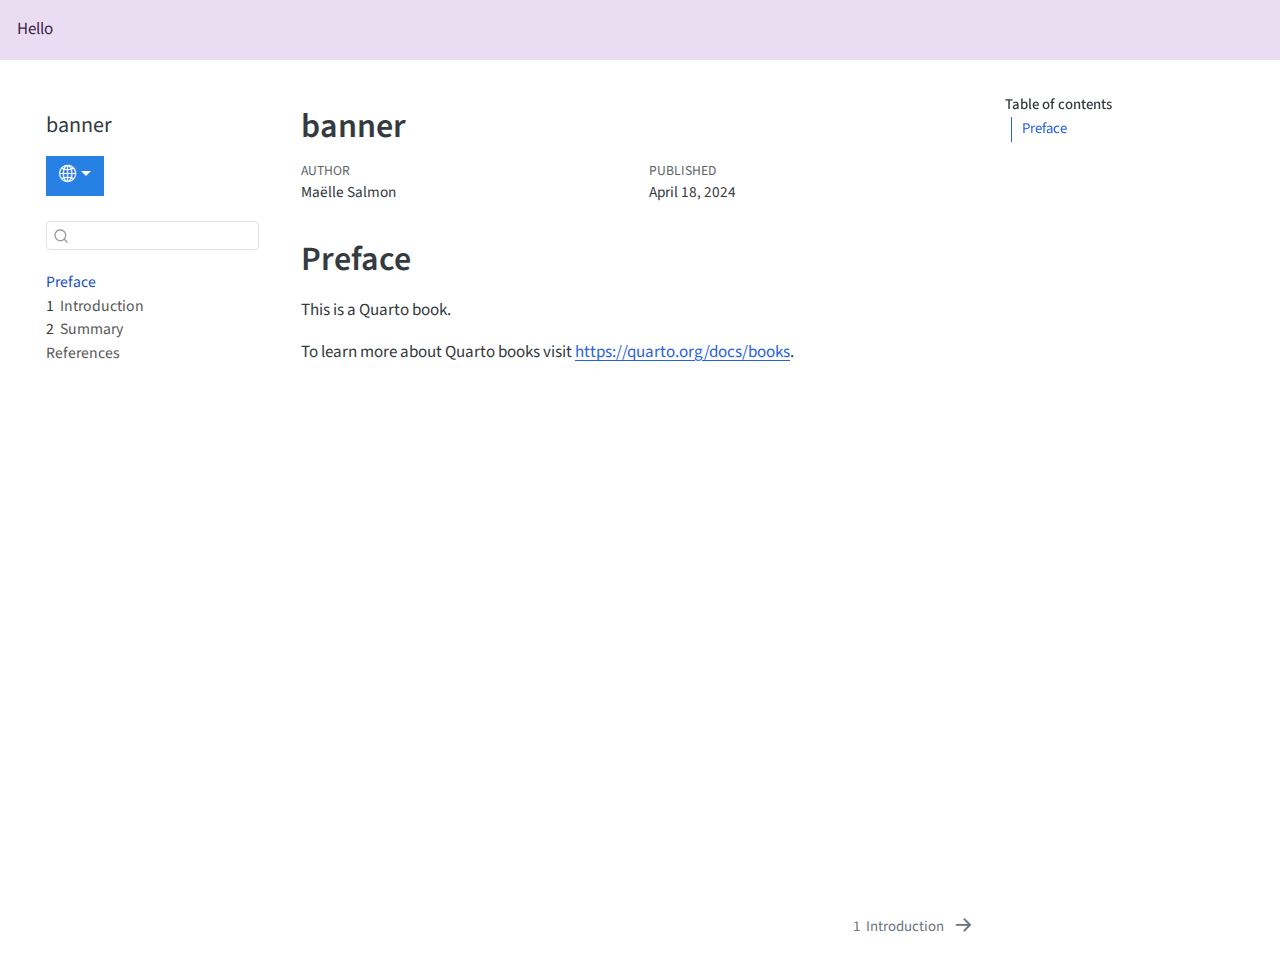
<file: _book/index.html>
<!DOCTYPE html>
<html xmlns="http://www.w3.org/1999/xhtml" lang="en" xml:lang="en">
<head>
<meta http-equiv="Content-Type" content="text/html; charset=UTF-8">
<script src="site_libs/quarto-nav/quarto-nav.js"></script><script src="site_libs/quarto-nav/headroom.min.js"></script><script src="site_libs/clipboard/clipboard.min.js"></script><script src="site_libs/quarto-search/autocomplete.umd.js"></script><script src="site_libs/quarto-search/fuse.min.js"></script><script src="site_libs/quarto-search/quarto-search.js"></script><meta name="quarto:offset" content="./">
<link href="./intro.html" rel="next">
<script src="site_libs/quarto-html/quarto.js"></script><script src="site_libs/quarto-html/popper.min.js"></script><script src="site_libs/quarto-html/tippy.umd.min.js"></script><script src="site_libs/quarto-html/anchor.min.js"></script><link href="site_libs/quarto-html/tippy.css" rel="stylesheet">
<link href="site_libs/quarto-html/quarto-syntax-highlighting.css" rel="stylesheet" id="quarto-text-highlighting-styles">
<script src="site_libs/bootstrap/bootstrap.min.js"></script><link href="site_libs/bootstrap/bootstrap-icons.css" rel="stylesheet">
<link href="site_libs/bootstrap/bootstrap.min.css" rel="stylesheet" id="quarto-bootstrap" data-mode="light">
<meta charset="utf-8">
<meta name="generator" content="quarto-99.9.9">
<meta name="viewport" content="width=device-width, initial-scale=1.0, user-scalable=yes">
<meta name="author" content="Maëlle Salmon">
<meta name="dcterms.date" content="2024-04-18">
<title>banner</title>
</head>
<body class="nav-sidebar floating">
<div class="alert alert-info alert-dismissible">
Hello


</div>
<style>
code{white-space: pre-wrap;}
span.smallcaps{font-variant: small-caps;}
div.columns{display: flex; gap: min(4vw, 1.5em);}
div.column{flex: auto; overflow-x: auto;}
div.hanging-indent{margin-left: 1.5em; text-indent: -1.5em;}
ul.task-list{list-style: none;}
ul.task-list li input[type="checkbox"] {
  width: 0.8em;
  margin: 0 0.8em 0.2em -1em; /* quarto-specific, see https://github.com/quarto-dev/quarto-cli/issues/4556 */ 
  vertical-align: middle;
}
</style>
<!-- htmldependencies:E3FAD763 --><script id="quarto-search-options" type="application/json">{
  "location": "sidebar",
  "copy-button": false,
  "collapse-after": 3,
  "panel-placement": "start",
  "type": "textbox",
  "limit": 50,
  "keyboard-shortcut": [
    "f",
    "/",
    "s"
  ],
  "show-item-context": false,
  "language": {
    "search-no-results-text": "No results",
    "search-matching-documents-text": "matching documents",
    "search-copy-link-title": "Copy link to search",
    "search-hide-matches-text": "Hide additional matches",
    "search-more-match-text": "more match in this document",
    "search-more-matches-text": "more matches in this document",
    "search-clear-button-title": "Clear",
    "search-text-placeholder": "",
    "search-detached-cancel-button-title": "Cancel",
    "search-submit-button-title": "Submit",
    "search-label": "Search"
  }
}</script><div id="quarto-search-results"></div>
  <header id="quarto-header" class="headroom fixed-top"><nav class="quarto-secondary-nav"><div class="container-fluid d-flex">
      <button type="button" class="quarto-btn-toggle btn" data-bs-toggle="collapse" data-bs-target=".quarto-sidebar-collapse-item" aria-controls="quarto-sidebar" aria-expanded="false" aria-label="Toggle sidebar navigation" onclick="if (window.quartoToggleHeadroom) { window.quartoToggleHeadroom(); }">
        <i class="bi bi-layout-text-sidebar-reverse"></i>
      </button>
        <nav class="quarto-page-breadcrumbs" aria-label="breadcrumb"><ol class="breadcrumb"><li class="breadcrumb-item"><a href="./index.html">Preface</a></li></ol></nav><a class="flex-grow-1" role="button" data-bs-toggle="collapse" data-bs-target=".quarto-sidebar-collapse-item" aria-controls="quarto-sidebar" aria-expanded="false" aria-label="Toggle sidebar navigation" onclick="if (window.quartoToggleHeadroom) { window.quartoToggleHeadroom(); }">      
        </a>
      <button type="button" class="btn quarto-search-button" aria-label="" onclick="window.quartoOpenSearch();">
        <i class="bi bi-search"></i>
      </button>
    </div>
  </nav></header><!-- content --><div id="quarto-content" class="quarto-container page-columns page-rows-contents page-layout-article">
<!-- sidebar -->
  <nav id="quarto-sidebar" class="sidebar collapse collapse-horizontal quarto-sidebar-collapse-item sidebar-navigation floating overflow-auto"><div class="pt-lg-2 mt-2 text-left sidebar-header">
    <div class="sidebar-title mb-0 py-0">
      <a href="./">banner</a> 
    </div>
      </div>
<div class="dropdown" id="languages-links-parent">
<button class="btn btn-primary dropdown-toggle" type="button" data-bs-toggle="dropdown" aria-expanded="false" id="languages-button"><i class="bi bi-globe2"></i></button><ul class="dropdown-menu" id="languages-links">
<a class="dropdown-item" href="https://example.com/es/index.es.html" id="language-link-es">Version in es</a><a class="dropdown-item" href="https://example.com/fr/index.fr.html" id="language-link-fr">Version in fr</a>
</ul>
</div>
        <div class="mt-2 flex-shrink-0 align-items-center">
        <div class="sidebar-search">
        <div id="quarto-search" class="" title="Search"></div>
        </div>
        </div>
    <div class="sidebar-menu-container"> 
    <ul class="list-unstyled mt-1">
<li class="sidebar-item">
  <div class="sidebar-item-container"> 
  <a href="./index.html" class="sidebar-item-text sidebar-link active">
 <span class="menu-text">Preface</span></a>
  </div>
</li>
        <li class="sidebar-item">
  <div class="sidebar-item-container"> 
  <a href="./intro.html" class="sidebar-item-text sidebar-link">
 <span class="menu-text"><span class="chapter-number">1</span>  <span class="chapter-title">Introduction</span></span></a>
  </div>
</li>
        <li class="sidebar-item">
  <div class="sidebar-item-container"> 
  <a href="./summary.html" class="sidebar-item-text sidebar-link">
 <span class="menu-text"><span class="chapter-number">2</span>  <span class="chapter-title">Summary</span></span></a>
  </div>
</li>
        <li class="sidebar-item">
  <div class="sidebar-item-container"> 
  <a href="./references.html" class="sidebar-item-text sidebar-link">
 <span class="menu-text">References</span></a>
  </div>
</li>
    </ul>
</div>
</nav><div id="quarto-sidebar-glass" class="quarto-sidebar-collapse-item" data-bs-toggle="collapse" data-bs-target=".quarto-sidebar-collapse-item"></div>
<!-- margin-sidebar -->
    <div id="quarto-margin-sidebar" class="sidebar margin-sidebar">
        <nav id="TOC" role="doc-toc" class="toc-active"><h2 id="toc-title">Table of contents</h2>
   
  <ul>
<li><a href="#preface" id="toc-preface" class="nav-link active" data-scroll-target="#preface">Preface</a></li>
  </ul></nav>
</div>
<!-- main -->
<main class="content" id="quarto-document-content"><header id="title-block-header" class="quarto-title-block default"><div class="quarto-title">
<h1 class="title">banner</h1>
</div>



<div class="quarto-title-meta">

    <div>
    <div class="quarto-title-meta-heading">Author</div>
    <div class="quarto-title-meta-contents">
             <p>Maëlle Salmon </p>
          </div>
  </div>
    
    <div>
    <div class="quarto-title-meta-heading">Published</div>
    <div class="quarto-title-meta-contents">
      <p class="date">April 18, 2024</p>
    </div>
  </div>
  
    
  </div>
  


</header><section id="preface" class="level1 unnumbered"><h1 class="unnumbered">Preface</h1>
<p>This is a Quarto book.</p>
<p>To learn more about Quarto books visit <a href="https://quarto.org/docs/books" class="uri">https://quarto.org/docs/books</a>.</p>


</section></main><!-- /main --><script id="quarto-html-after-body" type="application/javascript">
window.document.addEventListener("DOMContentLoaded", function (event) {
  const toggleBodyColorMode = (bsSheetEl) => {
    const mode = bsSheetEl.getAttribute("data-mode");
    const bodyEl = window.document.querySelector("body");
    if (mode === "dark") {
      bodyEl.classList.add("quarto-dark");
      bodyEl.classList.remove("quarto-light");
    } else {
      bodyEl.classList.add("quarto-light");
      bodyEl.classList.remove("quarto-dark");
    }
  }
  const toggleBodyColorPrimary = () => {
    const bsSheetEl = window.document.querySelector("link#quarto-bootstrap");
    if (bsSheetEl) {
      toggleBodyColorMode(bsSheetEl);
    }
  }
  toggleBodyColorPrimary();  
  const icon = "";
  const anchorJS = new window.AnchorJS();
  anchorJS.options = {
    placement: 'right',
    icon: icon
  };
  anchorJS.add('.anchored');
  const isCodeAnnotation = (el) => {
    for (const clz of el.classList) {
      if (clz.startsWith('code-annotation-')) {                     
        return true;
      }
    }
    return false;
  }
  const clipboard = new window.ClipboardJS('.code-copy-button', {
    text: function(trigger) {
      const codeEl = trigger.previousElementSibling.cloneNode(true);
      for (const childEl of codeEl.children) {
        if (isCodeAnnotation(childEl)) {
          childEl.remove();
        }
      }
      return codeEl.innerText;
    }
  });
  clipboard.on('success', function(e) {
    // button target
    const button = e.trigger;
    // don't keep focus
    button.blur();
    // flash "checked"
    button.classList.add('code-copy-button-checked');
    var currentTitle = button.getAttribute("title");
    button.setAttribute("title", "Copied!");
    let tooltip;
    if (window.bootstrap) {
      button.setAttribute("data-bs-toggle", "tooltip");
      button.setAttribute("data-bs-placement", "left");
      button.setAttribute("data-bs-title", "Copied!");
      tooltip = new bootstrap.Tooltip(button, 
        { trigger: "manual", 
          customClass: "code-copy-button-tooltip",
          offset: [0, -8]});
      tooltip.show();    
    }
    setTimeout(function() {
      if (tooltip) {
        tooltip.hide();
        button.removeAttribute("data-bs-title");
        button.removeAttribute("data-bs-toggle");
        button.removeAttribute("data-bs-placement");
      }
      button.setAttribute("title", currentTitle);
      button.classList.remove('code-copy-button-checked');
    }, 1000);
    // clear code selection
    e.clearSelection();
  });
  function tippyHover(el, contentFn, onTriggerFn, onUntriggerFn) {
    const config = {
      allowHTML: true,
      maxWidth: 500,
      delay: 100,
      arrow: false,
      appendTo: function(el) {
          return el.parentElement;
      },
      interactive: true,
      interactiveBorder: 10,
      theme: 'quarto',
      placement: 'bottom-start',
    };
    if (contentFn) {
      config.content = contentFn;
    }
    if (onTriggerFn) {
      config.onTrigger = onTriggerFn;
    }
    if (onUntriggerFn) {
      config.onUntrigger = onUntriggerFn;
    }
    window.tippy(el, config); 
  }
  const noterefs = window.document.querySelectorAll('a[role="doc-noteref"]');
  for (var i=0; i<noterefs.length; i++) {
    const ref = noterefs[i];
    tippyHover(ref, function() {
      // use id or data attribute instead here
      let href = ref.getAttribute('data-footnote-href') || ref.getAttribute('href');
      try { href = new URL(href).hash; } catch {}
      const id = href.replace(/^#\/?/, "");
      const note = window.document.getElementById(id);
      return note.innerHTML;
    });
  }
  const xrefs = window.document.querySelectorAll('a.quarto-xref');
  const processXRef = (id, note) => {
    // Strip column container classes
    const stripColumnClz = (el) => {
      el.classList.remove("page-full", "page-columns");
      if (el.children) {
        for (const child of el.children) {
          stripColumnClz(child);
        }
      }
    }
    stripColumnClz(note)
    if (id === null || id.startsWith('sec-')) {
      // Special case sections, only their first couple elements
      const container = document.createElement("div");
      if (note.children && note.children.length > 2) {
        container.appendChild(note.children[0].cloneNode(true));
        for (let i = 1; i < note.children.length; i++) {
          const child = note.children[i];
          if (child.tagName === "P" && child.innerText === "") {
            continue;
          } else {
            container.appendChild(child.cloneNode(true));
            break;
          }
        }
        if (window.Quarto?.typesetMath) {
          window.Quarto.typesetMath(container);
        }
        return container.innerHTML
      } else {
        if (window.Quarto?.typesetMath) {
          window.Quarto.typesetMath(note);
        }
        return note.innerHTML;
      }
    } else {
      // Remove any anchor links if they are present
      const anchorLink = note.querySelector('a.anchorjs-link');
      if (anchorLink) {
        anchorLink.remove();
      }
      if (window.Quarto?.typesetMath) {
        window.Quarto.typesetMath(note);
      }
      return note.innerHTML;
    }
  }
  for (var i=0; i<xrefs.length; i++) {
    const xref = xrefs[i];
    tippyHover(xref, undefined, function(instance) {
      instance.disable();
      let url = xref.getAttribute('href');
      let hash = undefined; 
      if (url.startsWith('#')) {
        hash = url;
      } else {
        try { hash = new URL(url).hash; } catch {}
      }
      if (hash) {
        const id = hash.replace(/^#\/?/, "");
        const note = window.document.getElementById(id);
        if (note !== null) {
          try {
            const html = processXRef(id, note.cloneNode(true));
            instance.setContent(html);
          } finally {
            instance.enable();
            instance.show();
          }
        } else {
          // See if we can fetch this
          fetch(url.split('#')[0])
          .then(res => res.text())
          .then(html => {
            const parser = new DOMParser();
            const htmlDoc = parser.parseFromString(html, "text/html");
            const note = htmlDoc.getElementById(id);
            if (note !== null) {
              const html = processXRef(id, note);
              instance.setContent(html);
            } 
          }).finally(() => {
            instance.enable();
            instance.show();
          });
        }
      } else {
        // See if we can fetch a full url (with no hash to target)
        // This is a special case and we should probably do some content thinning / targeting
        fetch(url)
        .then(res => res.text())
        .then(html => {
          const parser = new DOMParser();
          const htmlDoc = parser.parseFromString(html, "text/html");
          const note = htmlDoc.querySelector('main.content');
          if (note !== null) {
            // This should only happen for chapter cross references
            // (since there is no id in the URL)
            // remove the first header
            if (note.children.length > 0 && note.children[0].tagName === "HEADER") {
              note.children[0].remove();
            }
            const html = processXRef(null, note);
            instance.setContent(html);
          } 
        }).finally(() => {
          instance.enable();
          instance.show();
        });
      }
    }, function(instance) {
    });
  }
      let selectedAnnoteEl;
      const selectorForAnnotation = ( cell, annotation) => {
        let cellAttr = 'data-code-cell="' + cell + '"';
        let lineAttr = 'data-code-annotation="' +  annotation + '"';
        const selector = 'span[' + cellAttr + '][' + lineAttr + ']';
        return selector;
      }
      const selectCodeLines = (annoteEl) => {
        const doc = window.document;
        const targetCell = annoteEl.getAttribute("data-target-cell");
        const targetAnnotation = annoteEl.getAttribute("data-target-annotation");
        const annoteSpan = window.document.querySelector(selectorForAnnotation(targetCell, targetAnnotation));
        const lines = annoteSpan.getAttribute("data-code-lines").split(",");
        const lineIds = lines.map((line) => {
          return targetCell + "-" + line;
        })
        let top = null;
        let height = null;
        let parent = null;
        if (lineIds.length > 0) {
            //compute the position of the single el (top and bottom and make a div)
            const el = window.document.getElementById(lineIds[0]);
            top = el.offsetTop;
            height = el.offsetHeight;
            parent = el.parentElement.parentElement;
          if (lineIds.length > 1) {
            const lastEl = window.document.getElementById(lineIds[lineIds.length - 1]);
            const bottom = lastEl.offsetTop + lastEl.offsetHeight;
            height = bottom - top;
          }
          if (top !== null && height !== null && parent !== null) {
            // cook up a div (if necessary) and position it 
            let div = window.document.getElementById("code-annotation-line-highlight");
            if (div === null) {
              div = window.document.createElement("div");
              div.setAttribute("id", "code-annotation-line-highlight");
              div.style.position = 'absolute';
              parent.appendChild(div);
            }
            div.style.top = top - 2 + "px";
            div.style.height = height + 4 + "px";
            div.style.left = 0;
            let gutterDiv = window.document.getElementById("code-annotation-line-highlight-gutter");
            if (gutterDiv === null) {
              gutterDiv = window.document.createElement("div");
              gutterDiv.setAttribute("id", "code-annotation-line-highlight-gutter");
              gutterDiv.style.position = 'absolute';
              const codeCell = window.document.getElementById(targetCell);
              const gutter = codeCell.querySelector('.code-annotation-gutter');
              gutter.appendChild(gutterDiv);
            }
            gutterDiv.style.top = top - 2 + "px";
            gutterDiv.style.height = height + 4 + "px";
          }
          selectedAnnoteEl = annoteEl;
        }
      };
      const unselectCodeLines = () => {
        const elementsIds = ["code-annotation-line-highlight", "code-annotation-line-highlight-gutter"];
        elementsIds.forEach((elId) => {
          const div = window.document.getElementById(elId);
          if (div) {
            div.remove();
          }
        });
        selectedAnnoteEl = undefined;
      };
        // Handle positioning of the toggle
    window.addEventListener(
      "resize",
      throttle(() => {
        elRect = undefined;
        if (selectedAnnoteEl) {
          selectCodeLines(selectedAnnoteEl);
        }
      }, 10)
    );
    function throttle(fn, ms) {
    let throttle = false;
    let timer;
      return (...args) => {
        if(!throttle) { // first call gets through
            fn.apply(this, args);
            throttle = true;
        } else { // all the others get throttled
            if(timer) clearTimeout(timer); // cancel #2
            timer = setTimeout(() => {
              fn.apply(this, args);
              timer = throttle = false;
            }, ms);
        }
      };
    }
      // Attach click handler to the DT
      const annoteDls = window.document.querySelectorAll('dt[data-target-cell]');
      for (const annoteDlNode of annoteDls) {
        annoteDlNode.addEventListener('click', (event) => {
          const clickedEl = event.target;
          if (clickedEl !== selectedAnnoteEl) {
            unselectCodeLines();
            const activeEl = window.document.querySelector('dt[data-target-cell].code-annotation-active');
            if (activeEl) {
              activeEl.classList.remove('code-annotation-active');
            }
            selectCodeLines(clickedEl);
            clickedEl.classList.add('code-annotation-active');
          } else {
            // Unselect the line
            unselectCodeLines();
            clickedEl.classList.remove('code-annotation-active');
          }
        });
      }
  const findCites = (el) => {
    const parentEl = el.parentElement;
    if (parentEl) {
      const cites = parentEl.dataset.cites;
      if (cites) {
        return {
          el,
          cites: cites.split(' ')
        };
      } else {
        return findCites(el.parentElement)
      }
    } else {
      return undefined;
    }
  };
  var bibliorefs = window.document.querySelectorAll('a[role="doc-biblioref"]');
  for (var i=0; i<bibliorefs.length; i++) {
    const ref = bibliorefs[i];
    const citeInfo = findCites(ref);
    if (citeInfo) {
      tippyHover(citeInfo.el, function() {
        var popup = window.document.createElement('div');
        citeInfo.cites.forEach(function(cite) {
          var citeDiv = window.document.createElement('div');
          citeDiv.classList.add('hanging-indent');
          citeDiv.classList.add('csl-entry');
          var biblioDiv = window.document.getElementById('ref-' + cite);
          if (biblioDiv) {
            citeDiv.innerHTML = biblioDiv.innerHTML;
          }
          popup.appendChild(citeDiv);
        });
        return popup.innerHTML;
      });
    }
  }
});
</script><nav class="page-navigation"><div class="nav-page nav-page-previous">
  </div>
  <div class="nav-page nav-page-next">
      <a href="./intro.html" class="pagination-link" aria-label="&lt;span class='chapter-number'&gt;1&lt;/span&gt;  &lt;span class='chapter-title'&gt;Introduction&lt;/span&gt;">
        <span class="nav-page-text"><span class="chapter-number">1</span>  <span class="chapter-title">Introduction</span></span> <i class="bi bi-arrow-right-short"></i>
      </a>
  </div>
</nav>
</div> <!-- /content -->




</body>
</html>
</file>
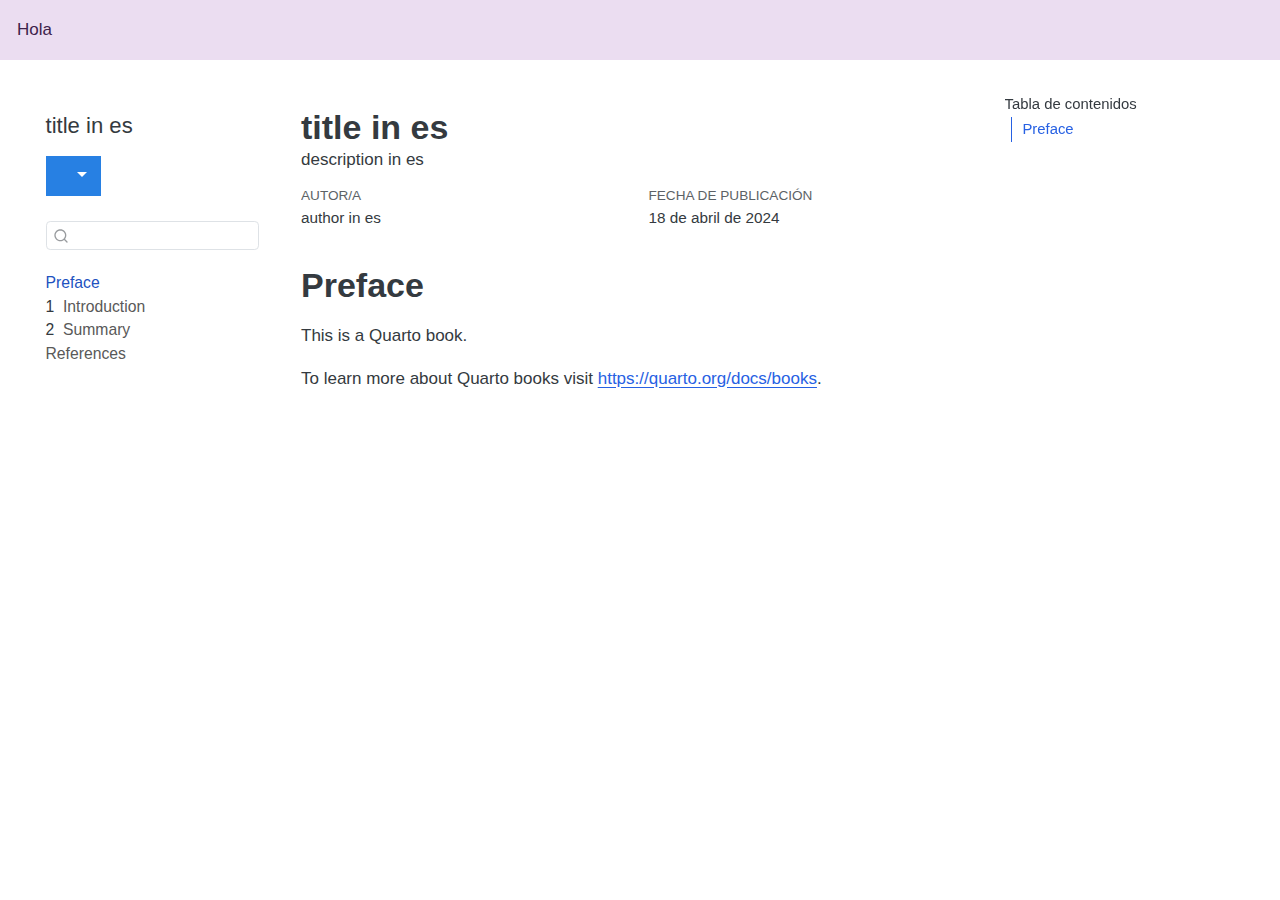
<file: _book/es/index.html>
<!DOCTYPE html PUBLIC "-//W3C//DTD HTML 4.0 Transitional//EN" "http://www.w3.org/TR/REC-html40/loose.dtd">
<html xmlns="http://www.w3.org/1999/xhtml">
<head>
<meta http-equiv="Content-Type" content="text/html; charset=UTF-8">
<title>Redirect to index.es.html</title>
<meta http-equiv="refresh" content="0;URL='index.es.html'">
</head>
<body> 
  </body>
</html>
</file>
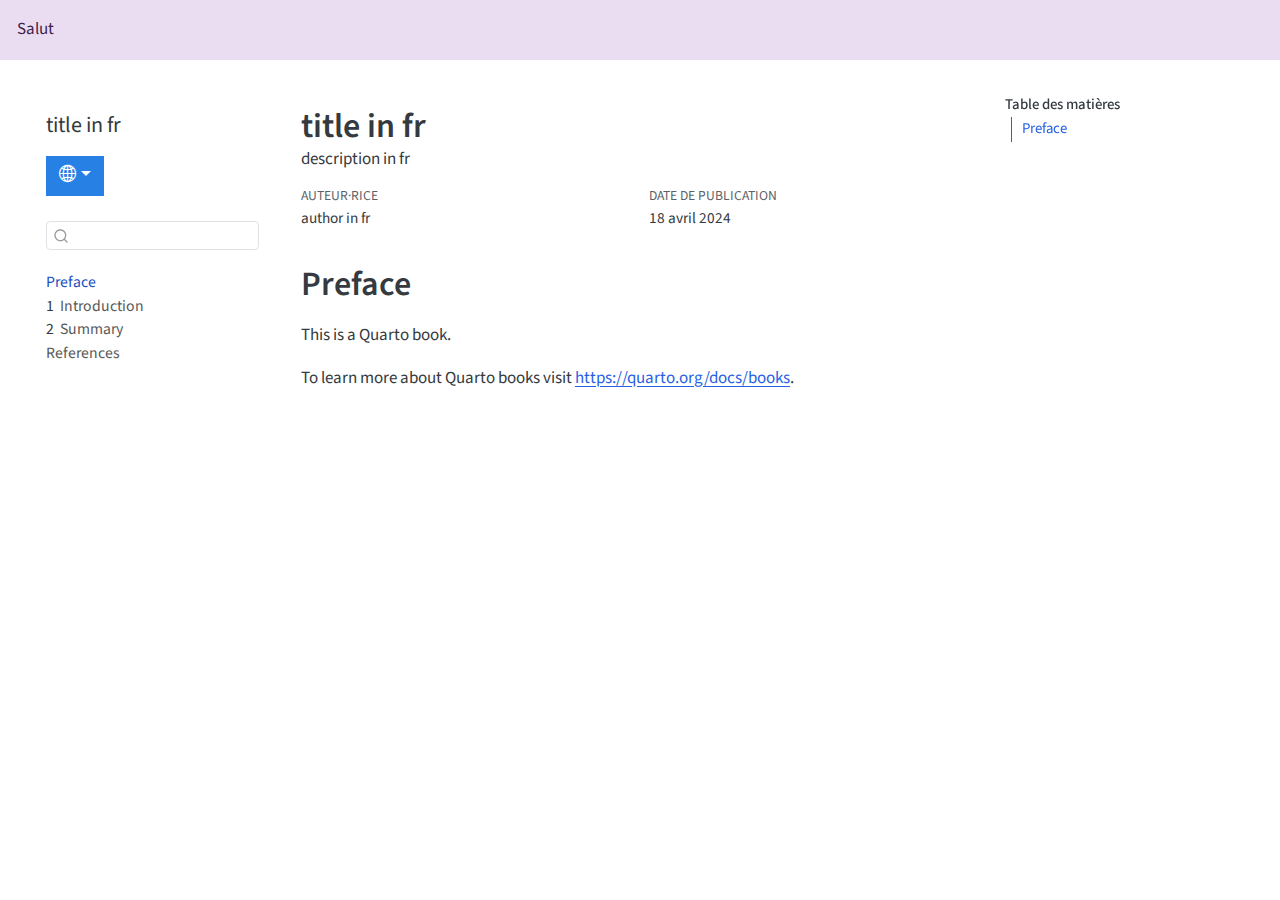
<file: _book/fr/index.html>
<!DOCTYPE html PUBLIC "-//W3C//DTD HTML 4.0 Transitional//EN" "http://www.w3.org/TR/REC-html40/loose.dtd">
<html xmlns="http://www.w3.org/1999/xhtml">
<head>
<meta http-equiv="Content-Type" content="text/html; charset=UTF-8">
<title>Redirect to index.fr.html</title>
<meta http-equiv="refresh" content="0;URL='index.fr.html'">
</head>
<body> 
  </body>
</html>
</file>
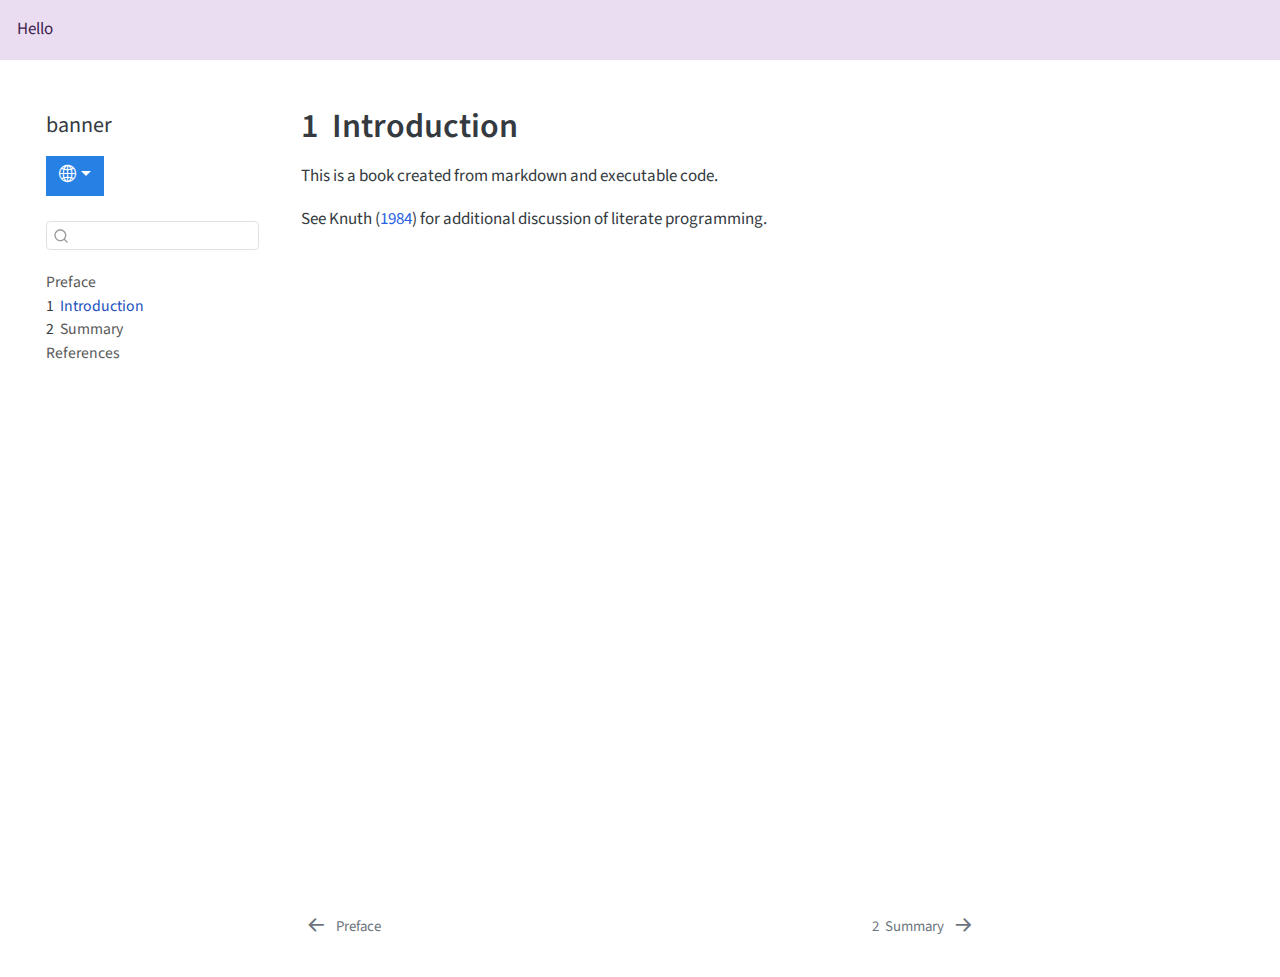
<file: _book/intro.html>
<!DOCTYPE html>
<html xmlns="http://www.w3.org/1999/xhtml" lang="en" xml:lang="en">
<head>
<meta http-equiv="Content-Type" content="text/html; charset=UTF-8">
<script src="site_libs/quarto-nav/quarto-nav.js"></script><script src="site_libs/quarto-nav/headroom.min.js"></script><script src="site_libs/clipboard/clipboard.min.js"></script><script src="site_libs/quarto-search/autocomplete.umd.js"></script><script src="site_libs/quarto-search/fuse.min.js"></script><script src="site_libs/quarto-search/quarto-search.js"></script><meta name="quarto:offset" content="./">
<link href="./summary.html" rel="next">
<link href="./index.html" rel="prev">
<script src="site_libs/quarto-html/quarto.js"></script><script src="site_libs/quarto-html/popper.min.js"></script><script src="site_libs/quarto-html/tippy.umd.min.js"></script><script src="site_libs/quarto-html/anchor.min.js"></script><link href="site_libs/quarto-html/tippy.css" rel="stylesheet">
<link href="site_libs/quarto-html/quarto-syntax-highlighting.css" rel="stylesheet" id="quarto-text-highlighting-styles">
<script src="site_libs/bootstrap/bootstrap.min.js"></script><link href="site_libs/bootstrap/bootstrap-icons.css" rel="stylesheet">
<link href="site_libs/bootstrap/bootstrap.min.css" rel="stylesheet" id="quarto-bootstrap" data-mode="light">
<meta charset="utf-8">
<meta name="generator" content="quarto-99.9.9">
<meta name="viewport" content="width=device-width, initial-scale=1.0, user-scalable=yes">
<title>banner - 1  Introduction</title>
</head>
<body class="nav-sidebar floating">
<div class="alert alert-info alert-dismissible">
Hello


</div>
<style>
code{white-space: pre-wrap;}
span.smallcaps{font-variant: small-caps;}
div.columns{display: flex; gap: min(4vw, 1.5em);}
div.column{flex: auto; overflow-x: auto;}
div.hanging-indent{margin-left: 1.5em; text-indent: -1.5em;}
ul.task-list{list-style: none;}
ul.task-list li input[type="checkbox"] {
  width: 0.8em;
  margin: 0 0.8em 0.2em -1em; /* quarto-specific, see https://github.com/quarto-dev/quarto-cli/issues/4556 */ 
  vertical-align: middle;
}
/* CSS for citations */
div.csl-bib-body { }
div.csl-entry {
  clear: both;
  margin-bottom: 0em;
}
.hanging-indent div.csl-entry {
  margin-left:2em;
  text-indent:-2em;
}
div.csl-left-margin {
  min-width:2em;
  float:left;
}
div.csl-right-inline {
  margin-left:2em;
  padding-left:1em;
}
div.csl-indent {
  margin-left: 2em;
}</style>
<!-- htmldependencies:E3FAD763 --><script id="quarto-search-options" type="application/json">{
  "location": "sidebar",
  "copy-button": false,
  "collapse-after": 3,
  "panel-placement": "start",
  "type": "textbox",
  "limit": 50,
  "keyboard-shortcut": [
    "f",
    "/",
    "s"
  ],
  "show-item-context": false,
  "language": {
    "search-no-results-text": "No results",
    "search-matching-documents-text": "matching documents",
    "search-copy-link-title": "Copy link to search",
    "search-hide-matches-text": "Hide additional matches",
    "search-more-match-text": "more match in this document",
    "search-more-matches-text": "more matches in this document",
    "search-clear-button-title": "Clear",
    "search-text-placeholder": "",
    "search-detached-cancel-button-title": "Cancel",
    "search-submit-button-title": "Submit",
    "search-label": "Search"
  }
}</script><div id="quarto-search-results"></div>
  <header id="quarto-header" class="headroom fixed-top"><nav class="quarto-secondary-nav"><div class="container-fluid d-flex">
      <button type="button" class="quarto-btn-toggle btn" data-bs-toggle="collapse" data-bs-target=".quarto-sidebar-collapse-item" aria-controls="quarto-sidebar" aria-expanded="false" aria-label="Toggle sidebar navigation" onclick="if (window.quartoToggleHeadroom) { window.quartoToggleHeadroom(); }">
        <i class="bi bi-layout-text-sidebar-reverse"></i>
      </button>
        <nav class="quarto-page-breadcrumbs" aria-label="breadcrumb"><ol class="breadcrumb"><li class="breadcrumb-item"><a href="./intro.html"><span class="chapter-number">1</span>  <span class="chapter-title">Introduction</span></a></li></ol></nav><a class="flex-grow-1" role="button" data-bs-toggle="collapse" data-bs-target=".quarto-sidebar-collapse-item" aria-controls="quarto-sidebar" aria-expanded="false" aria-label="Toggle sidebar navigation" onclick="if (window.quartoToggleHeadroom) { window.quartoToggleHeadroom(); }">      
        </a>
      <button type="button" class="btn quarto-search-button" aria-label="" onclick="window.quartoOpenSearch();">
        <i class="bi bi-search"></i>
      </button>
    </div>
  </nav></header><!-- content --><div id="quarto-content" class="quarto-container page-columns page-rows-contents page-layout-article">
<!-- sidebar -->
  <nav id="quarto-sidebar" class="sidebar collapse collapse-horizontal quarto-sidebar-collapse-item sidebar-navigation floating overflow-auto"><div class="pt-lg-2 mt-2 text-left sidebar-header">
    <div class="sidebar-title mb-0 py-0">
      <a href="./">banner</a> 
    </div>
      </div>
<div class="dropdown" id="languages-links-parent">
<button class="btn btn-primary dropdown-toggle" type="button" data-bs-toggle="dropdown" aria-expanded="false" id="languages-button"><i class="bi bi-globe2"></i></button><ul class="dropdown-menu" id="languages-links">
<a class="dropdown-item" href="https://example.com/es/intro.es.html" id="language-link-es">Version in es</a><a class="dropdown-item" href="https://example.com/fr/intro.fr.html" id="language-link-fr">Version in fr</a>
</ul>
</div>
        <div class="mt-2 flex-shrink-0 align-items-center">
        <div class="sidebar-search">
        <div id="quarto-search" class="" title="Search"></div>
        </div>
        </div>
    <div class="sidebar-menu-container"> 
    <ul class="list-unstyled mt-1">
<li class="sidebar-item">
  <div class="sidebar-item-container"> 
  <a href="./index.html" class="sidebar-item-text sidebar-link">
 <span class="menu-text">Preface</span></a>
  </div>
</li>
        <li class="sidebar-item">
  <div class="sidebar-item-container"> 
  <a href="./intro.html" class="sidebar-item-text sidebar-link active">
 <span class="menu-text"><span class="chapter-number">1</span>  <span class="chapter-title">Introduction</span></span></a>
  </div>
</li>
        <li class="sidebar-item">
  <div class="sidebar-item-container"> 
  <a href="./summary.html" class="sidebar-item-text sidebar-link">
 <span class="menu-text"><span class="chapter-number">2</span>  <span class="chapter-title">Summary</span></span></a>
  </div>
</li>
        <li class="sidebar-item">
  <div class="sidebar-item-container"> 
  <a href="./references.html" class="sidebar-item-text sidebar-link">
 <span class="menu-text">References</span></a>
  </div>
</li>
    </ul>
</div>
</nav><div id="quarto-sidebar-glass" class="quarto-sidebar-collapse-item" data-bs-toggle="collapse" data-bs-target=".quarto-sidebar-collapse-item"></div>
<!-- margin-sidebar -->
    <div id="quarto-margin-sidebar" class="sidebar margin-sidebar">
        
    </div>
<!-- main -->
<main class="content" id="quarto-document-content"><header id="title-block-header" class="quarto-title-block default"><div class="quarto-title">
<h1 class="title">
<span class="chapter-number">1</span>  <span class="chapter-title">Introduction</span>
</h1>
</div>



<div class="quarto-title-meta">

    
  
    
  </div>
  


</header><p>This is a book created from markdown and executable code.</p>
<p>See <span class="citation" data-cites="knuth84">Knuth (<a href="references.html#ref-knuth84" role="doc-biblioref">1984</a>)</span> for additional discussion of literate programming.</p>


<div id="refs" class="references csl-bib-body hanging-indent" data-entry-spacing="0" role="list" style="display: none">
<div id="ref-knuth84" class="csl-entry" role="listitem">
Knuth, Donald E. 1984. <span>“Literate Programming.”</span> <em>Comput. J.</em> 27 (2): 97–111. <a href="https://doi.org/10.1093/comjnl/27.2.97">https://doi.org/10.1093/comjnl/27.2.97</a>.
</div>
</div>

</main><!-- /main --><script id="quarto-html-after-body" type="application/javascript">
window.document.addEventListener("DOMContentLoaded", function (event) {
  const toggleBodyColorMode = (bsSheetEl) => {
    const mode = bsSheetEl.getAttribute("data-mode");
    const bodyEl = window.document.querySelector("body");
    if (mode === "dark") {
      bodyEl.classList.add("quarto-dark");
      bodyEl.classList.remove("quarto-light");
    } else {
      bodyEl.classList.add("quarto-light");
      bodyEl.classList.remove("quarto-dark");
    }
  }
  const toggleBodyColorPrimary = () => {
    const bsSheetEl = window.document.querySelector("link#quarto-bootstrap");
    if (bsSheetEl) {
      toggleBodyColorMode(bsSheetEl);
    }
  }
  toggleBodyColorPrimary();  
  const icon = "";
  const anchorJS = new window.AnchorJS();
  anchorJS.options = {
    placement: 'right',
    icon: icon
  };
  anchorJS.add('.anchored');
  const isCodeAnnotation = (el) => {
    for (const clz of el.classList) {
      if (clz.startsWith('code-annotation-')) {                     
        return true;
      }
    }
    return false;
  }
  const clipboard = new window.ClipboardJS('.code-copy-button', {
    text: function(trigger) {
      const codeEl = trigger.previousElementSibling.cloneNode(true);
      for (const childEl of codeEl.children) {
        if (isCodeAnnotation(childEl)) {
          childEl.remove();
        }
      }
      return codeEl.innerText;
    }
  });
  clipboard.on('success', function(e) {
    // button target
    const button = e.trigger;
    // don't keep focus
    button.blur();
    // flash "checked"
    button.classList.add('code-copy-button-checked');
    var currentTitle = button.getAttribute("title");
    button.setAttribute("title", "Copied!");
    let tooltip;
    if (window.bootstrap) {
      button.setAttribute("data-bs-toggle", "tooltip");
      button.setAttribute("data-bs-placement", "left");
      button.setAttribute("data-bs-title", "Copied!");
      tooltip = new bootstrap.Tooltip(button, 
        { trigger: "manual", 
          customClass: "code-copy-button-tooltip",
          offset: [0, -8]});
      tooltip.show();    
    }
    setTimeout(function() {
      if (tooltip) {
        tooltip.hide();
        button.removeAttribute("data-bs-title");
        button.removeAttribute("data-bs-toggle");
        button.removeAttribute("data-bs-placement");
      }
      button.setAttribute("title", currentTitle);
      button.classList.remove('code-copy-button-checked');
    }, 1000);
    // clear code selection
    e.clearSelection();
  });
  function tippyHover(el, contentFn, onTriggerFn, onUntriggerFn) {
    const config = {
      allowHTML: true,
      maxWidth: 500,
      delay: 100,
      arrow: false,
      appendTo: function(el) {
          return el.parentElement;
      },
      interactive: true,
      interactiveBorder: 10,
      theme: 'quarto',
      placement: 'bottom-start',
    };
    if (contentFn) {
      config.content = contentFn;
    }
    if (onTriggerFn) {
      config.onTrigger = onTriggerFn;
    }
    if (onUntriggerFn) {
      config.onUntrigger = onUntriggerFn;
    }
    window.tippy(el, config); 
  }
  const noterefs = window.document.querySelectorAll('a[role="doc-noteref"]');
  for (var i=0; i<noterefs.length; i++) {
    const ref = noterefs[i];
    tippyHover(ref, function() {
      // use id or data attribute instead here
      let href = ref.getAttribute('data-footnote-href') || ref.getAttribute('href');
      try { href = new URL(href).hash; } catch {}
      const id = href.replace(/^#\/?/, "");
      const note = window.document.getElementById(id);
      return note.innerHTML;
    });
  }
  const xrefs = window.document.querySelectorAll('a.quarto-xref');
  const processXRef = (id, note) => {
    // Strip column container classes
    const stripColumnClz = (el) => {
      el.classList.remove("page-full", "page-columns");
      if (el.children) {
        for (const child of el.children) {
          stripColumnClz(child);
        }
      }
    }
    stripColumnClz(note)
    if (id === null || id.startsWith('sec-')) {
      // Special case sections, only their first couple elements
      const container = document.createElement("div");
      if (note.children && note.children.length > 2) {
        container.appendChild(note.children[0].cloneNode(true));
        for (let i = 1; i < note.children.length; i++) {
          const child = note.children[i];
          if (child.tagName === "P" && child.innerText === "") {
            continue;
          } else {
            container.appendChild(child.cloneNode(true));
            break;
          }
        }
        if (window.Quarto?.typesetMath) {
          window.Quarto.typesetMath(container);
        }
        return container.innerHTML
      } else {
        if (window.Quarto?.typesetMath) {
          window.Quarto.typesetMath(note);
        }
        return note.innerHTML;
      }
    } else {
      // Remove any anchor links if they are present
      const anchorLink = note.querySelector('a.anchorjs-link');
      if (anchorLink) {
        anchorLink.remove();
      }
      if (window.Quarto?.typesetMath) {
        window.Quarto.typesetMath(note);
      }
      return note.innerHTML;
    }
  }
  for (var i=0; i<xrefs.length; i++) {
    const xref = xrefs[i];
    tippyHover(xref, undefined, function(instance) {
      instance.disable();
      let url = xref.getAttribute('href');
      let hash = undefined; 
      if (url.startsWith('#')) {
        hash = url;
      } else {
        try { hash = new URL(url).hash; } catch {}
      }
      if (hash) {
        const id = hash.replace(/^#\/?/, "");
        const note = window.document.getElementById(id);
        if (note !== null) {
          try {
            const html = processXRef(id, note.cloneNode(true));
            instance.setContent(html);
          } finally {
            instance.enable();
            instance.show();
          }
        } else {
          // See if we can fetch this
          fetch(url.split('#')[0])
          .then(res => res.text())
          .then(html => {
            const parser = new DOMParser();
            const htmlDoc = parser.parseFromString(html, "text/html");
            const note = htmlDoc.getElementById(id);
            if (note !== null) {
              const html = processXRef(id, note);
              instance.setContent(html);
            } 
          }).finally(() => {
            instance.enable();
            instance.show();
          });
        }
      } else {
        // See if we can fetch a full url (with no hash to target)
        // This is a special case and we should probably do some content thinning / targeting
        fetch(url)
        .then(res => res.text())
        .then(html => {
          const parser = new DOMParser();
          const htmlDoc = parser.parseFromString(html, "text/html");
          const note = htmlDoc.querySelector('main.content');
          if (note !== null) {
            // This should only happen for chapter cross references
            // (since there is no id in the URL)
            // remove the first header
            if (note.children.length > 0 && note.children[0].tagName === "HEADER") {
              note.children[0].remove();
            }
            const html = processXRef(null, note);
            instance.setContent(html);
          } 
        }).finally(() => {
          instance.enable();
          instance.show();
        });
      }
    }, function(instance) {
    });
  }
      let selectedAnnoteEl;
      const selectorForAnnotation = ( cell, annotation) => {
        let cellAttr = 'data-code-cell="' + cell + '"';
        let lineAttr = 'data-code-annotation="' +  annotation + '"';
        const selector = 'span[' + cellAttr + '][' + lineAttr + ']';
        return selector;
      }
      const selectCodeLines = (annoteEl) => {
        const doc = window.document;
        const targetCell = annoteEl.getAttribute("data-target-cell");
        const targetAnnotation = annoteEl.getAttribute("data-target-annotation");
        const annoteSpan = window.document.querySelector(selectorForAnnotation(targetCell, targetAnnotation));
        const lines = annoteSpan.getAttribute("data-code-lines").split(",");
        const lineIds = lines.map((line) => {
          return targetCell + "-" + line;
        })
        let top = null;
        let height = null;
        let parent = null;
        if (lineIds.length > 0) {
            //compute the position of the single el (top and bottom and make a div)
            const el = window.document.getElementById(lineIds[0]);
            top = el.offsetTop;
            height = el.offsetHeight;
            parent = el.parentElement.parentElement;
          if (lineIds.length > 1) {
            const lastEl = window.document.getElementById(lineIds[lineIds.length - 1]);
            const bottom = lastEl.offsetTop + lastEl.offsetHeight;
            height = bottom - top;
          }
          if (top !== null && height !== null && parent !== null) {
            // cook up a div (if necessary) and position it 
            let div = window.document.getElementById("code-annotation-line-highlight");
            if (div === null) {
              div = window.document.createElement("div");
              div.setAttribute("id", "code-annotation-line-highlight");
              div.style.position = 'absolute';
              parent.appendChild(div);
            }
            div.style.top = top - 2 + "px";
            div.style.height = height + 4 + "px";
            div.style.left = 0;
            let gutterDiv = window.document.getElementById("code-annotation-line-highlight-gutter");
            if (gutterDiv === null) {
              gutterDiv = window.document.createElement("div");
              gutterDiv.setAttribute("id", "code-annotation-line-highlight-gutter");
              gutterDiv.style.position = 'absolute';
              const codeCell = window.document.getElementById(targetCell);
              const gutter = codeCell.querySelector('.code-annotation-gutter');
              gutter.appendChild(gutterDiv);
            }
            gutterDiv.style.top = top - 2 + "px";
            gutterDiv.style.height = height + 4 + "px";
          }
          selectedAnnoteEl = annoteEl;
        }
      };
      const unselectCodeLines = () => {
        const elementsIds = ["code-annotation-line-highlight", "code-annotation-line-highlight-gutter"];
        elementsIds.forEach((elId) => {
          const div = window.document.getElementById(elId);
          if (div) {
            div.remove();
          }
        });
        selectedAnnoteEl = undefined;
      };
        // Handle positioning of the toggle
    window.addEventListener(
      "resize",
      throttle(() => {
        elRect = undefined;
        if (selectedAnnoteEl) {
          selectCodeLines(selectedAnnoteEl);
        }
      }, 10)
    );
    function throttle(fn, ms) {
    let throttle = false;
    let timer;
      return (...args) => {
        if(!throttle) { // first call gets through
            fn.apply(this, args);
            throttle = true;
        } else { // all the others get throttled
            if(timer) clearTimeout(timer); // cancel #2
            timer = setTimeout(() => {
              fn.apply(this, args);
              timer = throttle = false;
            }, ms);
        }
      };
    }
      // Attach click handler to the DT
      const annoteDls = window.document.querySelectorAll('dt[data-target-cell]');
      for (const annoteDlNode of annoteDls) {
        annoteDlNode.addEventListener('click', (event) => {
          const clickedEl = event.target;
          if (clickedEl !== selectedAnnoteEl) {
            unselectCodeLines();
            const activeEl = window.document.querySelector('dt[data-target-cell].code-annotation-active');
            if (activeEl) {
              activeEl.classList.remove('code-annotation-active');
            }
            selectCodeLines(clickedEl);
            clickedEl.classList.add('code-annotation-active');
          } else {
            // Unselect the line
            unselectCodeLines();
            clickedEl.classList.remove('code-annotation-active');
          }
        });
      }
  const findCites = (el) => {
    const parentEl = el.parentElement;
    if (parentEl) {
      const cites = parentEl.dataset.cites;
      if (cites) {
        return {
          el,
          cites: cites.split(' ')
        };
      } else {
        return findCites(el.parentElement)
      }
    } else {
      return undefined;
    }
  };
  var bibliorefs = window.document.querySelectorAll('a[role="doc-biblioref"]');
  for (var i=0; i<bibliorefs.length; i++) {
    const ref = bibliorefs[i];
    const citeInfo = findCites(ref);
    if (citeInfo) {
      tippyHover(citeInfo.el, function() {
        var popup = window.document.createElement('div');
        citeInfo.cites.forEach(function(cite) {
          var citeDiv = window.document.createElement('div');
          citeDiv.classList.add('hanging-indent');
          citeDiv.classList.add('csl-entry');
          var biblioDiv = window.document.getElementById('ref-' + cite);
          if (biblioDiv) {
            citeDiv.innerHTML = biblioDiv.innerHTML;
          }
          popup.appendChild(citeDiv);
        });
        return popup.innerHTML;
      });
    }
  }
});
</script><nav class="page-navigation"><div class="nav-page nav-page-previous">
      <a href="./index.html" class="pagination-link  aria-label=" preface>
        <i class="bi bi-arrow-left-short"></i> <span class="nav-page-text">Preface</span>
      </a>          
  </div>
  <div class="nav-page nav-page-next">
      <a href="./summary.html" class="pagination-link" aria-label="&lt;span class='chapter-number'&gt;2&lt;/span&gt;  &lt;span class='chapter-title'&gt;Summary&lt;/span&gt;">
        <span class="nav-page-text"><span class="chapter-number">2</span>  <span class="chapter-title">Summary</span></span> <i class="bi bi-arrow-right-short"></i>
      </a>
  </div>
</nav>
</div> <!-- /content -->




</body>
</html>
</file>
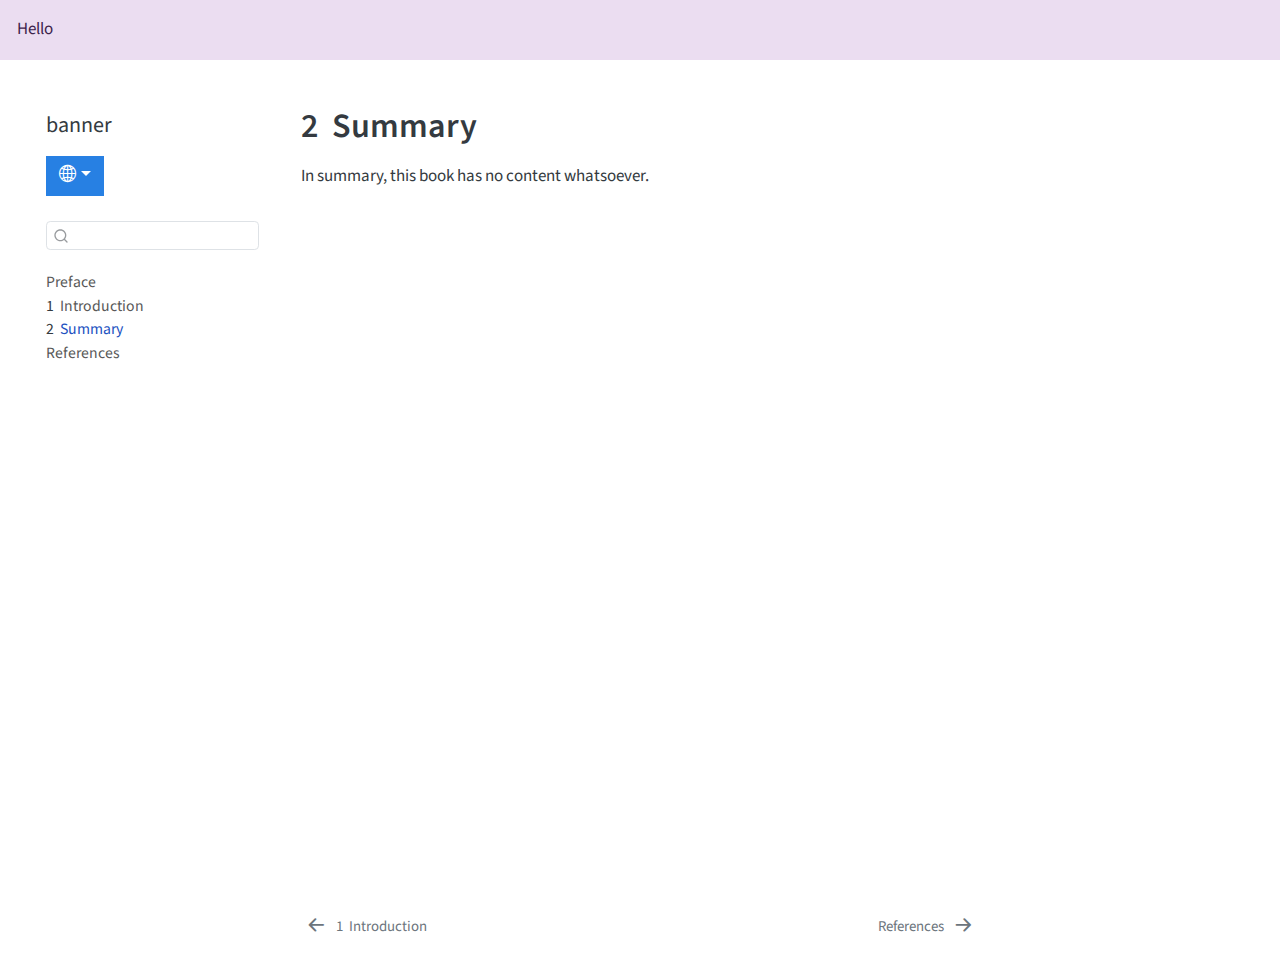
<file: _book/summary.html>
<!DOCTYPE html>
<html xmlns="http://www.w3.org/1999/xhtml" lang="en" xml:lang="en">
<head>
<meta http-equiv="Content-Type" content="text/html; charset=UTF-8">
<script src="site_libs/quarto-nav/quarto-nav.js"></script><script src="site_libs/quarto-nav/headroom.min.js"></script><script src="site_libs/clipboard/clipboard.min.js"></script><script src="site_libs/quarto-search/autocomplete.umd.js"></script><script src="site_libs/quarto-search/fuse.min.js"></script><script src="site_libs/quarto-search/quarto-search.js"></script><meta name="quarto:offset" content="./">
<link href="./references.html" rel="next">
<link href="./intro.html" rel="prev">
<script src="site_libs/quarto-html/quarto.js"></script><script src="site_libs/quarto-html/popper.min.js"></script><script src="site_libs/quarto-html/tippy.umd.min.js"></script><script src="site_libs/quarto-html/anchor.min.js"></script><link href="site_libs/quarto-html/tippy.css" rel="stylesheet">
<link href="site_libs/quarto-html/quarto-syntax-highlighting.css" rel="stylesheet" id="quarto-text-highlighting-styles">
<script src="site_libs/bootstrap/bootstrap.min.js"></script><link href="site_libs/bootstrap/bootstrap-icons.css" rel="stylesheet">
<link href="site_libs/bootstrap/bootstrap.min.css" rel="stylesheet" id="quarto-bootstrap" data-mode="light">
<meta charset="utf-8">
<meta name="generator" content="quarto-99.9.9">
<meta name="viewport" content="width=device-width, initial-scale=1.0, user-scalable=yes">
<title>banner - 2  Summary</title>
</head>
<body class="nav-sidebar floating">
<div class="alert alert-info alert-dismissible">
Hello


</div>
<style>
code{white-space: pre-wrap;}
span.smallcaps{font-variant: small-caps;}
div.columns{display: flex; gap: min(4vw, 1.5em);}
div.column{flex: auto; overflow-x: auto;}
div.hanging-indent{margin-left: 1.5em; text-indent: -1.5em;}
ul.task-list{list-style: none;}
ul.task-list li input[type="checkbox"] {
  width: 0.8em;
  margin: 0 0.8em 0.2em -1em; /* quarto-specific, see https://github.com/quarto-dev/quarto-cli/issues/4556 */ 
  vertical-align: middle;
}
</style>
<!-- htmldependencies:E3FAD763 --><script id="quarto-search-options" type="application/json">{
  "location": "sidebar",
  "copy-button": false,
  "collapse-after": 3,
  "panel-placement": "start",
  "type": "textbox",
  "limit": 50,
  "keyboard-shortcut": [
    "f",
    "/",
    "s"
  ],
  "show-item-context": false,
  "language": {
    "search-no-results-text": "No results",
    "search-matching-documents-text": "matching documents",
    "search-copy-link-title": "Copy link to search",
    "search-hide-matches-text": "Hide additional matches",
    "search-more-match-text": "more match in this document",
    "search-more-matches-text": "more matches in this document",
    "search-clear-button-title": "Clear",
    "search-text-placeholder": "",
    "search-detached-cancel-button-title": "Cancel",
    "search-submit-button-title": "Submit",
    "search-label": "Search"
  }
}</script><div id="quarto-search-results"></div>
  <header id="quarto-header" class="headroom fixed-top"><nav class="quarto-secondary-nav"><div class="container-fluid d-flex">
      <button type="button" class="quarto-btn-toggle btn" data-bs-toggle="collapse" data-bs-target=".quarto-sidebar-collapse-item" aria-controls="quarto-sidebar" aria-expanded="false" aria-label="Toggle sidebar navigation" onclick="if (window.quartoToggleHeadroom) { window.quartoToggleHeadroom(); }">
        <i class="bi bi-layout-text-sidebar-reverse"></i>
      </button>
        <nav class="quarto-page-breadcrumbs" aria-label="breadcrumb"><ol class="breadcrumb"><li class="breadcrumb-item"><a href="./summary.html"><span class="chapter-number">2</span>  <span class="chapter-title">Summary</span></a></li></ol></nav><a class="flex-grow-1" role="button" data-bs-toggle="collapse" data-bs-target=".quarto-sidebar-collapse-item" aria-controls="quarto-sidebar" aria-expanded="false" aria-label="Toggle sidebar navigation" onclick="if (window.quartoToggleHeadroom) { window.quartoToggleHeadroom(); }">      
        </a>
      <button type="button" class="btn quarto-search-button" aria-label="" onclick="window.quartoOpenSearch();">
        <i class="bi bi-search"></i>
      </button>
    </div>
  </nav></header><!-- content --><div id="quarto-content" class="quarto-container page-columns page-rows-contents page-layout-article">
<!-- sidebar -->
  <nav id="quarto-sidebar" class="sidebar collapse collapse-horizontal quarto-sidebar-collapse-item sidebar-navigation floating overflow-auto"><div class="pt-lg-2 mt-2 text-left sidebar-header">
    <div class="sidebar-title mb-0 py-0">
      <a href="./">banner</a> 
    </div>
      </div>
<div class="dropdown" id="languages-links-parent">
<button class="btn btn-primary dropdown-toggle" type="button" data-bs-toggle="dropdown" aria-expanded="false" id="languages-button"><i class="bi bi-globe2"></i></button><ul class="dropdown-menu" id="languages-links">
<a class="dropdown-item" href="https://example.com/es/summary.es.html" id="language-link-es">Version in es</a><a class="dropdown-item" href="https://example.com/fr/summary.fr.html" id="language-link-fr">Version in fr</a>
</ul>
</div>
        <div class="mt-2 flex-shrink-0 align-items-center">
        <div class="sidebar-search">
        <div id="quarto-search" class="" title="Search"></div>
        </div>
        </div>
    <div class="sidebar-menu-container"> 
    <ul class="list-unstyled mt-1">
<li class="sidebar-item">
  <div class="sidebar-item-container"> 
  <a href="./index.html" class="sidebar-item-text sidebar-link">
 <span class="menu-text">Preface</span></a>
  </div>
</li>
        <li class="sidebar-item">
  <div class="sidebar-item-container"> 
  <a href="./intro.html" class="sidebar-item-text sidebar-link">
 <span class="menu-text"><span class="chapter-number">1</span>  <span class="chapter-title">Introduction</span></span></a>
  </div>
</li>
        <li class="sidebar-item">
  <div class="sidebar-item-container"> 
  <a href="./summary.html" class="sidebar-item-text sidebar-link active">
 <span class="menu-text"><span class="chapter-number">2</span>  <span class="chapter-title">Summary</span></span></a>
  </div>
</li>
        <li class="sidebar-item">
  <div class="sidebar-item-container"> 
  <a href="./references.html" class="sidebar-item-text sidebar-link">
 <span class="menu-text">References</span></a>
  </div>
</li>
    </ul>
</div>
</nav><div id="quarto-sidebar-glass" class="quarto-sidebar-collapse-item" data-bs-toggle="collapse" data-bs-target=".quarto-sidebar-collapse-item"></div>
<!-- margin-sidebar -->
    <div id="quarto-margin-sidebar" class="sidebar margin-sidebar">
        
    </div>
<!-- main -->
<main class="content" id="quarto-document-content"><header id="title-block-header" class="quarto-title-block default"><div class="quarto-title">
<h1 class="title">
<span class="chapter-number">2</span>  <span class="chapter-title">Summary</span>
</h1>
</div>



<div class="quarto-title-meta">

    
  
    
  </div>
  


</header><p>In summary, this book has no content whatsoever.</p>



</main><!-- /main --><script id="quarto-html-after-body" type="application/javascript">
window.document.addEventListener("DOMContentLoaded", function (event) {
  const toggleBodyColorMode = (bsSheetEl) => {
    const mode = bsSheetEl.getAttribute("data-mode");
    const bodyEl = window.document.querySelector("body");
    if (mode === "dark") {
      bodyEl.classList.add("quarto-dark");
      bodyEl.classList.remove("quarto-light");
    } else {
      bodyEl.classList.add("quarto-light");
      bodyEl.classList.remove("quarto-dark");
    }
  }
  const toggleBodyColorPrimary = () => {
    const bsSheetEl = window.document.querySelector("link#quarto-bootstrap");
    if (bsSheetEl) {
      toggleBodyColorMode(bsSheetEl);
    }
  }
  toggleBodyColorPrimary();  
  const icon = "";
  const anchorJS = new window.AnchorJS();
  anchorJS.options = {
    placement: 'right',
    icon: icon
  };
  anchorJS.add('.anchored');
  const isCodeAnnotation = (el) => {
    for (const clz of el.classList) {
      if (clz.startsWith('code-annotation-')) {                     
        return true;
      }
    }
    return false;
  }
  const clipboard = new window.ClipboardJS('.code-copy-button', {
    text: function(trigger) {
      const codeEl = trigger.previousElementSibling.cloneNode(true);
      for (const childEl of codeEl.children) {
        if (isCodeAnnotation(childEl)) {
          childEl.remove();
        }
      }
      return codeEl.innerText;
    }
  });
  clipboard.on('success', function(e) {
    // button target
    const button = e.trigger;
    // don't keep focus
    button.blur();
    // flash "checked"
    button.classList.add('code-copy-button-checked');
    var currentTitle = button.getAttribute("title");
    button.setAttribute("title", "Copied!");
    let tooltip;
    if (window.bootstrap) {
      button.setAttribute("data-bs-toggle", "tooltip");
      button.setAttribute("data-bs-placement", "left");
      button.setAttribute("data-bs-title", "Copied!");
      tooltip = new bootstrap.Tooltip(button, 
        { trigger: "manual", 
          customClass: "code-copy-button-tooltip",
          offset: [0, -8]});
      tooltip.show();    
    }
    setTimeout(function() {
      if (tooltip) {
        tooltip.hide();
        button.removeAttribute("data-bs-title");
        button.removeAttribute("data-bs-toggle");
        button.removeAttribute("data-bs-placement");
      }
      button.setAttribute("title", currentTitle);
      button.classList.remove('code-copy-button-checked');
    }, 1000);
    // clear code selection
    e.clearSelection();
  });
  function tippyHover(el, contentFn, onTriggerFn, onUntriggerFn) {
    const config = {
      allowHTML: true,
      maxWidth: 500,
      delay: 100,
      arrow: false,
      appendTo: function(el) {
          return el.parentElement;
      },
      interactive: true,
      interactiveBorder: 10,
      theme: 'quarto',
      placement: 'bottom-start',
    };
    if (contentFn) {
      config.content = contentFn;
    }
    if (onTriggerFn) {
      config.onTrigger = onTriggerFn;
    }
    if (onUntriggerFn) {
      config.onUntrigger = onUntriggerFn;
    }
    window.tippy(el, config); 
  }
  const noterefs = window.document.querySelectorAll('a[role="doc-noteref"]');
  for (var i=0; i<noterefs.length; i++) {
    const ref = noterefs[i];
    tippyHover(ref, function() {
      // use id or data attribute instead here
      let href = ref.getAttribute('data-footnote-href') || ref.getAttribute('href');
      try { href = new URL(href).hash; } catch {}
      const id = href.replace(/^#\/?/, "");
      const note = window.document.getElementById(id);
      return note.innerHTML;
    });
  }
  const xrefs = window.document.querySelectorAll('a.quarto-xref');
  const processXRef = (id, note) => {
    // Strip column container classes
    const stripColumnClz = (el) => {
      el.classList.remove("page-full", "page-columns");
      if (el.children) {
        for (const child of el.children) {
          stripColumnClz(child);
        }
      }
    }
    stripColumnClz(note)
    if (id === null || id.startsWith('sec-')) {
      // Special case sections, only their first couple elements
      const container = document.createElement("div");
      if (note.children && note.children.length > 2) {
        container.appendChild(note.children[0].cloneNode(true));
        for (let i = 1; i < note.children.length; i++) {
          const child = note.children[i];
          if (child.tagName === "P" && child.innerText === "") {
            continue;
          } else {
            container.appendChild(child.cloneNode(true));
            break;
          }
        }
        if (window.Quarto?.typesetMath) {
          window.Quarto.typesetMath(container);
        }
        return container.innerHTML
      } else {
        if (window.Quarto?.typesetMath) {
          window.Quarto.typesetMath(note);
        }
        return note.innerHTML;
      }
    } else {
      // Remove any anchor links if they are present
      const anchorLink = note.querySelector('a.anchorjs-link');
      if (anchorLink) {
        anchorLink.remove();
      }
      if (window.Quarto?.typesetMath) {
        window.Quarto.typesetMath(note);
      }
      return note.innerHTML;
    }
  }
  for (var i=0; i<xrefs.length; i++) {
    const xref = xrefs[i];
    tippyHover(xref, undefined, function(instance) {
      instance.disable();
      let url = xref.getAttribute('href');
      let hash = undefined; 
      if (url.startsWith('#')) {
        hash = url;
      } else {
        try { hash = new URL(url).hash; } catch {}
      }
      if (hash) {
        const id = hash.replace(/^#\/?/, "");
        const note = window.document.getElementById(id);
        if (note !== null) {
          try {
            const html = processXRef(id, note.cloneNode(true));
            instance.setContent(html);
          } finally {
            instance.enable();
            instance.show();
          }
        } else {
          // See if we can fetch this
          fetch(url.split('#')[0])
          .then(res => res.text())
          .then(html => {
            const parser = new DOMParser();
            const htmlDoc = parser.parseFromString(html, "text/html");
            const note = htmlDoc.getElementById(id);
            if (note !== null) {
              const html = processXRef(id, note);
              instance.setContent(html);
            } 
          }).finally(() => {
            instance.enable();
            instance.show();
          });
        }
      } else {
        // See if we can fetch a full url (with no hash to target)
        // This is a special case and we should probably do some content thinning / targeting
        fetch(url)
        .then(res => res.text())
        .then(html => {
          const parser = new DOMParser();
          const htmlDoc = parser.parseFromString(html, "text/html");
          const note = htmlDoc.querySelector('main.content');
          if (note !== null) {
            // This should only happen for chapter cross references
            // (since there is no id in the URL)
            // remove the first header
            if (note.children.length > 0 && note.children[0].tagName === "HEADER") {
              note.children[0].remove();
            }
            const html = processXRef(null, note);
            instance.setContent(html);
          } 
        }).finally(() => {
          instance.enable();
          instance.show();
        });
      }
    }, function(instance) {
    });
  }
      let selectedAnnoteEl;
      const selectorForAnnotation = ( cell, annotation) => {
        let cellAttr = 'data-code-cell="' + cell + '"';
        let lineAttr = 'data-code-annotation="' +  annotation + '"';
        const selector = 'span[' + cellAttr + '][' + lineAttr + ']';
        return selector;
      }
      const selectCodeLines = (annoteEl) => {
        const doc = window.document;
        const targetCell = annoteEl.getAttribute("data-target-cell");
        const targetAnnotation = annoteEl.getAttribute("data-target-annotation");
        const annoteSpan = window.document.querySelector(selectorForAnnotation(targetCell, targetAnnotation));
        const lines = annoteSpan.getAttribute("data-code-lines").split(",");
        const lineIds = lines.map((line) => {
          return targetCell + "-" + line;
        })
        let top = null;
        let height = null;
        let parent = null;
        if (lineIds.length > 0) {
            //compute the position of the single el (top and bottom and make a div)
            const el = window.document.getElementById(lineIds[0]);
            top = el.offsetTop;
            height = el.offsetHeight;
            parent = el.parentElement.parentElement;
          if (lineIds.length > 1) {
            const lastEl = window.document.getElementById(lineIds[lineIds.length - 1]);
            const bottom = lastEl.offsetTop + lastEl.offsetHeight;
            height = bottom - top;
          }
          if (top !== null && height !== null && parent !== null) {
            // cook up a div (if necessary) and position it 
            let div = window.document.getElementById("code-annotation-line-highlight");
            if (div === null) {
              div = window.document.createElement("div");
              div.setAttribute("id", "code-annotation-line-highlight");
              div.style.position = 'absolute';
              parent.appendChild(div);
            }
            div.style.top = top - 2 + "px";
            div.style.height = height + 4 + "px";
            div.style.left = 0;
            let gutterDiv = window.document.getElementById("code-annotation-line-highlight-gutter");
            if (gutterDiv === null) {
              gutterDiv = window.document.createElement("div");
              gutterDiv.setAttribute("id", "code-annotation-line-highlight-gutter");
              gutterDiv.style.position = 'absolute';
              const codeCell = window.document.getElementById(targetCell);
              const gutter = codeCell.querySelector('.code-annotation-gutter');
              gutter.appendChild(gutterDiv);
            }
            gutterDiv.style.top = top - 2 + "px";
            gutterDiv.style.height = height + 4 + "px";
          }
          selectedAnnoteEl = annoteEl;
        }
      };
      const unselectCodeLines = () => {
        const elementsIds = ["code-annotation-line-highlight", "code-annotation-line-highlight-gutter"];
        elementsIds.forEach((elId) => {
          const div = window.document.getElementById(elId);
          if (div) {
            div.remove();
          }
        });
        selectedAnnoteEl = undefined;
      };
        // Handle positioning of the toggle
    window.addEventListener(
      "resize",
      throttle(() => {
        elRect = undefined;
        if (selectedAnnoteEl) {
          selectCodeLines(selectedAnnoteEl);
        }
      }, 10)
    );
    function throttle(fn, ms) {
    let throttle = false;
    let timer;
      return (...args) => {
        if(!throttle) { // first call gets through
            fn.apply(this, args);
            throttle = true;
        } else { // all the others get throttled
            if(timer) clearTimeout(timer); // cancel #2
            timer = setTimeout(() => {
              fn.apply(this, args);
              timer = throttle = false;
            }, ms);
        }
      };
    }
      // Attach click handler to the DT
      const annoteDls = window.document.querySelectorAll('dt[data-target-cell]');
      for (const annoteDlNode of annoteDls) {
        annoteDlNode.addEventListener('click', (event) => {
          const clickedEl = event.target;
          if (clickedEl !== selectedAnnoteEl) {
            unselectCodeLines();
            const activeEl = window.document.querySelector('dt[data-target-cell].code-annotation-active');
            if (activeEl) {
              activeEl.classList.remove('code-annotation-active');
            }
            selectCodeLines(clickedEl);
            clickedEl.classList.add('code-annotation-active');
          } else {
            // Unselect the line
            unselectCodeLines();
            clickedEl.classList.remove('code-annotation-active');
          }
        });
      }
  const findCites = (el) => {
    const parentEl = el.parentElement;
    if (parentEl) {
      const cites = parentEl.dataset.cites;
      if (cites) {
        return {
          el,
          cites: cites.split(' ')
        };
      } else {
        return findCites(el.parentElement)
      }
    } else {
      return undefined;
    }
  };
  var bibliorefs = window.document.querySelectorAll('a[role="doc-biblioref"]');
  for (var i=0; i<bibliorefs.length; i++) {
    const ref = bibliorefs[i];
    const citeInfo = findCites(ref);
    if (citeInfo) {
      tippyHover(citeInfo.el, function() {
        var popup = window.document.createElement('div');
        citeInfo.cites.forEach(function(cite) {
          var citeDiv = window.document.createElement('div');
          citeDiv.classList.add('hanging-indent');
          citeDiv.classList.add('csl-entry');
          var biblioDiv = window.document.getElementById('ref-' + cite);
          if (biblioDiv) {
            citeDiv.innerHTML = biblioDiv.innerHTML;
          }
          popup.appendChild(citeDiv);
        });
        return popup.innerHTML;
      });
    }
  }
});
</script><nav class="page-navigation"><div class="nav-page nav-page-previous">
      <a href="./intro.html" class="pagination-link  aria-label=">
        <i class="bi bi-arrow-left-short"></i> <span class="nav-page-text"><span class="chapter-number">1</span>  <span class="chapter-title">Introduction</span></span>
      </a>          
  </div>
  <div class="nav-page nav-page-next">
      <a href="./references.html" class="pagination-link" aria-label="References">
        <span class="nav-page-text">References</span> <i class="bi bi-arrow-right-short"></i>
      </a>
  </div>
</nav>
</div> <!-- /content -->




</body>
</html>
</file>
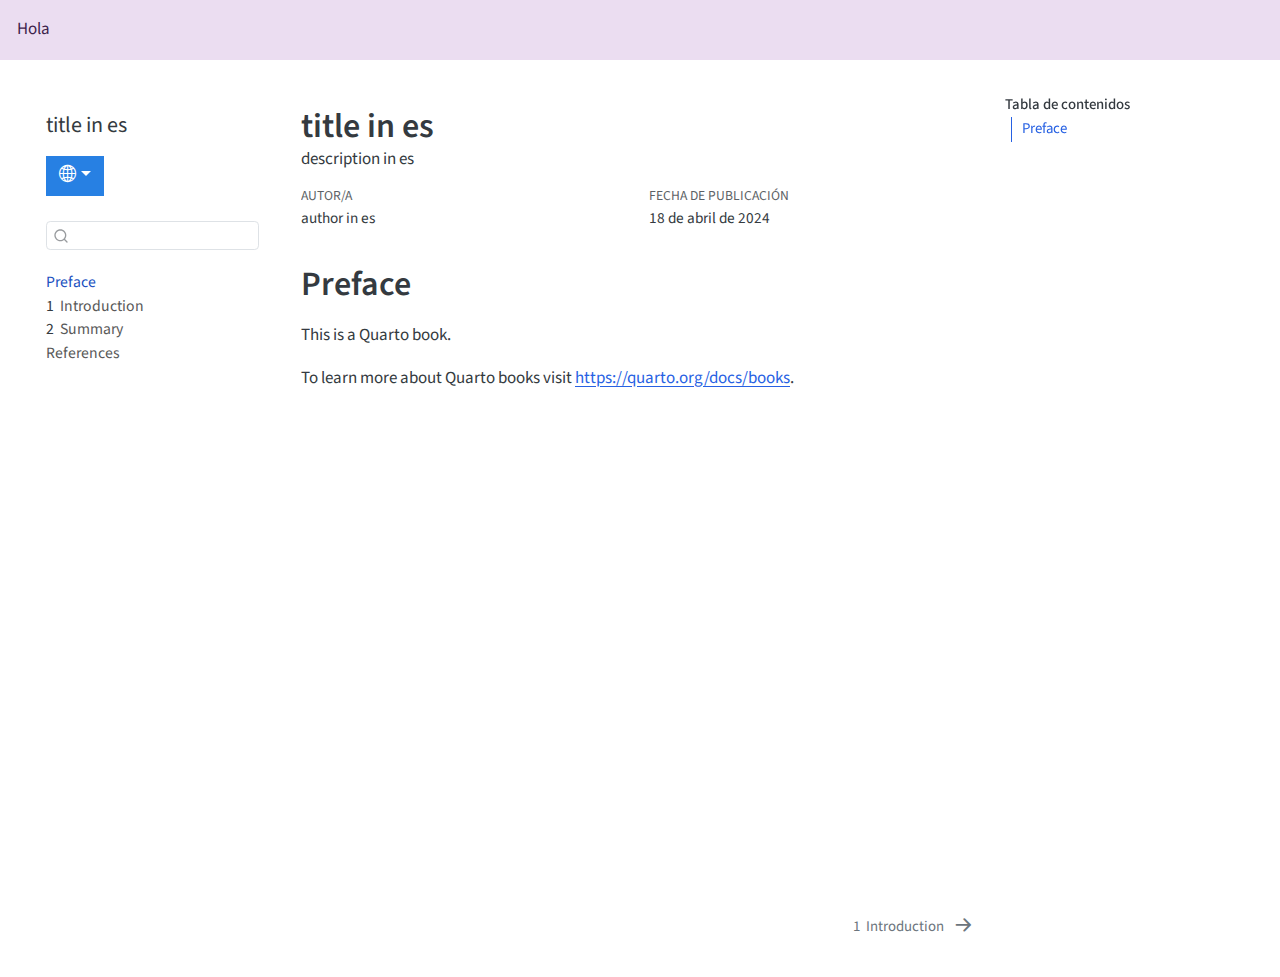
<file: _book/es/index.es.html>
<!DOCTYPE html>
<html xmlns="http://www.w3.org/1999/xhtml" lang="es" xml:lang="es">
<head>
<meta http-equiv="Content-Type" content="text/html; charset=UTF-8">
<script src="site_libs/quarto-nav/quarto-nav.js"></script><script src="site_libs/quarto-nav/headroom.min.js"></script><script src="site_libs/clipboard/clipboard.min.js"></script><script src="site_libs/quarto-search/autocomplete.umd.js"></script><script src="site_libs/quarto-search/fuse.min.js"></script><script src="site_libs/quarto-search/quarto-search.js"></script><meta name="quarto:offset" content="./">
<link href="./intro.es.html" rel="next">
<script src="site_libs/quarto-html/quarto.js"></script><script src="site_libs/quarto-html/popper.min.js"></script><script src="site_libs/quarto-html/tippy.umd.min.js"></script><script src="site_libs/quarto-html/anchor.min.js"></script><link href="site_libs/quarto-html/tippy.css" rel="stylesheet">
<link href="site_libs/quarto-html/quarto-syntax-highlighting.css" rel="stylesheet" id="quarto-text-highlighting-styles">
<script src="site_libs/bootstrap/bootstrap.min.js"></script><link href="site_libs/bootstrap/bootstrap-icons.css" rel="stylesheet">
<link href="site_libs/bootstrap/bootstrap.min.css" rel="stylesheet" id="quarto-bootstrap" data-mode="light">
<meta charset="utf-8">
<meta name="generator" content="quarto-99.9.9">
<meta name="viewport" content="width=device-width, initial-scale=1.0, user-scalable=yes">
<meta name="author" content="author in es">
<meta name="description" content="description in es">
<title>title in es</title>
</head>
<body class="nav-sidebar floating">
<div class="alert alert-info alert-dismissible">


Hola
</div>
<style>
code{white-space: pre-wrap;}
span.smallcaps{font-variant: small-caps;}
div.columns{display: flex; gap: min(4vw, 1.5em);}
div.column{flex: auto; overflow-x: auto;}
div.hanging-indent{margin-left: 1.5em; text-indent: -1.5em;}
ul.task-list{list-style: none;}
ul.task-list li input[type="checkbox"] {
  width: 0.8em;
  margin: 0 0.8em 0.2em -1em; /* quarto-specific, see https://github.com/quarto-dev/quarto-cli/issues/4556 */ 
  vertical-align: middle;
}
</style>
<!-- htmldependencies:E3FAD763 --><script id="quarto-search-options" type="application/json">{
  "location": "sidebar",
  "copy-button": false,
  "collapse-after": 3,
  "panel-placement": "start",
  "type": "textbox",
  "limit": 50,
  "keyboard-shortcut": [
    "f",
    "/",
    "s"
  ],
  "show-item-context": false,
  "language": {
    "search-no-results-text": "Sin resultados",
    "search-matching-documents-text": "documentos encontrados",
    "search-copy-link-title": "Copiar el enlace en la búsqueda",
    "search-hide-matches-text": "Ocultar resultados adicionales",
    "search-more-match-text": "resultado adicional en este documento",
    "search-more-matches-text": "resultados adicionales en este documento",
    "search-clear-button-title": "Borrar",
    "search-text-placeholder": "",
    "search-detached-cancel-button-title": "Cancelar",
    "search-submit-button-title": "Enviar",
    "search-label": "Buscar"
  }
}</script><div id="quarto-search-results"></div>
  <header id="quarto-header" class="headroom fixed-top"><nav class="quarto-secondary-nav"><div class="container-fluid d-flex">
      <button type="button" class="quarto-btn-toggle btn" data-bs-toggle="collapse" data-bs-target=".quarto-sidebar-collapse-item" aria-controls="quarto-sidebar" aria-expanded="false" aria-label="Alternar barra lateral" onclick="if (window.quartoToggleHeadroom) { window.quartoToggleHeadroom(); }">
        <i class="bi bi-layout-text-sidebar-reverse"></i>
      </button>
        <nav class="quarto-page-breadcrumbs" aria-label="breadcrumb"><ol class="breadcrumb"><li class="breadcrumb-item"><a href="./index.es.html">Preface</a></li></ol></nav><a class="flex-grow-1" role="button" data-bs-toggle="collapse" data-bs-target=".quarto-sidebar-collapse-item" aria-controls="quarto-sidebar" aria-expanded="false" aria-label="Alternar barra lateral" onclick="if (window.quartoToggleHeadroom) { window.quartoToggleHeadroom(); }">      
        </a>
      <button type="button" class="btn quarto-search-button" aria-label="" onclick="window.quartoOpenSearch();">
        <i class="bi bi-search"></i>
      </button>
    </div>
  </nav></header><!-- content --><div id="quarto-content" class="quarto-container page-columns page-rows-contents page-layout-article">
<!-- sidebar -->
  <nav id="quarto-sidebar" class="sidebar collapse collapse-horizontal quarto-sidebar-collapse-item sidebar-navigation floating overflow-auto"><div class="pt-lg-2 mt-2 text-left sidebar-header">
    <div class="sidebar-title mb-0 py-0">
      <a href="./">title in es</a> 
    </div>
      </div>
<div class="dropdown" id="languages-links-parent">
<button class="btn btn-primary dropdown-toggle" type="button" data-bs-toggle="dropdown" aria-expanded="false" id="languages-button"><i class="bi bi-globe2"></i></button><ul class="dropdown-menu" id="languages-links">
<a class="dropdown-item" href="https://example.com/es/index.es.es.html" id="language-link-es">Version in es</a><a class="dropdown-item" href="https://example.com/fr/index.es.fr.html" id="language-link-fr">Version in fr</a>
<a class="dropdown-item" href="https://example.com/index.html" id="language-link-en">Version in en</a>
<a class="dropdown-item" href="https://example.com/fr/index.es.fr.html" id="language-link-fr">Version in fr</a>
</ul>
</div>
        <div class="mt-2 flex-shrink-0 align-items-center">
        <div class="sidebar-search">
        <div id="quarto-search" class="" title="Buscar"></div>
        </div>
        </div>
    <div class="sidebar-menu-container"> 
    <ul class="list-unstyled mt-1">
<li class="sidebar-item">
  <div class="sidebar-item-container"> 
  <a href="./index.es.html" class="sidebar-item-text sidebar-link active">
 <span class="menu-text">Preface</span></a>
  </div>
</li>
        <li class="sidebar-item">
  <div class="sidebar-item-container"> 
  <a href="./intro.es.html" class="sidebar-item-text sidebar-link">
 <span class="menu-text"><span class="chapter-number">1</span>  <span class="chapter-title">Introduction</span></span></a>
  </div>
</li>
        <li class="sidebar-item">
  <div class="sidebar-item-container"> 
  <a href="./summary.es.html" class="sidebar-item-text sidebar-link">
 <span class="menu-text"><span class="chapter-number">2</span>  <span class="chapter-title">Summary</span></span></a>
  </div>
</li>
        <li class="sidebar-item">
  <div class="sidebar-item-container"> 
  <a href="./references.es.html" class="sidebar-item-text sidebar-link">
 <span class="menu-text">References</span></a>
  </div>
</li>
    </ul>
</div>
</nav><div id="quarto-sidebar-glass" class="quarto-sidebar-collapse-item" data-bs-toggle="collapse" data-bs-target=".quarto-sidebar-collapse-item"></div>
<!-- margin-sidebar -->
    <div id="quarto-margin-sidebar" class="sidebar margin-sidebar">
        <nav id="TOC" role="doc-toc" class="toc-active"><h2 id="toc-title">Tabla de contenidos</h2>
   
  <ul>
<li><a href="#preface" id="toc-preface" class="nav-link active" data-scroll-target="#preface">Preface</a></li>
  </ul></nav>
</div>
<!-- main -->
<main class="content" id="quarto-document-content"><header id="title-block-header" class="quarto-title-block default"><div class="quarto-title">
<h1 class="title">title in es</h1>
</div>

<div>
  <div class="description">
    description in es
  </div>
</div>


<div class="quarto-title-meta">

    <div>
    <div class="quarto-title-meta-heading">Autor/a</div>
    <div class="quarto-title-meta-contents">
             <p>author in es </p>
          </div>
  </div>
    
    <div>
    <div class="quarto-title-meta-heading">Fecha de publicación</div>
    <div class="quarto-title-meta-contents">
      <p class="date">18 de abril de 2024</p>
    </div>
  </div>
  
    
  </div>
  


</header><section id="preface" class="level1 unnumbered"><h1 class="unnumbered">Preface</h1>
<p>This is a Quarto book.</p>
<p>To learn more about Quarto books visit <a href="https://quarto.org/docs/books" class="uri">https://quarto.org/docs/books</a>.</p>


</section></main><!-- /main --><script id="quarto-html-after-body" type="application/javascript">
window.document.addEventListener("DOMContentLoaded", function (event) {
  const toggleBodyColorMode = (bsSheetEl) => {
    const mode = bsSheetEl.getAttribute("data-mode");
    const bodyEl = window.document.querySelector("body");
    if (mode === "dark") {
      bodyEl.classList.add("quarto-dark");
      bodyEl.classList.remove("quarto-light");
    } else {
      bodyEl.classList.add("quarto-light");
      bodyEl.classList.remove("quarto-dark");
    }
  }
  const toggleBodyColorPrimary = () => {
    const bsSheetEl = window.document.querySelector("link#quarto-bootstrap");
    if (bsSheetEl) {
      toggleBodyColorMode(bsSheetEl);
    }
  }
  toggleBodyColorPrimary();  
  const icon = "";
  const anchorJS = new window.AnchorJS();
  anchorJS.options = {
    placement: 'right',
    icon: icon
  };
  anchorJS.add('.anchored');
  const isCodeAnnotation = (el) => {
    for (const clz of el.classList) {
      if (clz.startsWith('code-annotation-')) {                     
        return true;
      }
    }
    return false;
  }
  const clipboard = new window.ClipboardJS('.code-copy-button', {
    text: function(trigger) {
      const codeEl = trigger.previousElementSibling.cloneNode(true);
      for (const childEl of codeEl.children) {
        if (isCodeAnnotation(childEl)) {
          childEl.remove();
        }
      }
      return codeEl.innerText;
    }
  });
  clipboard.on('success', function(e) {
    // button target
    const button = e.trigger;
    // don't keep focus
    button.blur();
    // flash "checked"
    button.classList.add('code-copy-button-checked');
    var currentTitle = button.getAttribute("title");
    button.setAttribute("title", "Copiado");
    let tooltip;
    if (window.bootstrap) {
      button.setAttribute("data-bs-toggle", "tooltip");
      button.setAttribute("data-bs-placement", "left");
      button.setAttribute("data-bs-title", "Copiado");
      tooltip = new bootstrap.Tooltip(button, 
        { trigger: "manual", 
          customClass: "code-copy-button-tooltip",
          offset: [0, -8]});
      tooltip.show();    
    }
    setTimeout(function() {
      if (tooltip) {
        tooltip.hide();
        button.removeAttribute("data-bs-title");
        button.removeAttribute("data-bs-toggle");
        button.removeAttribute("data-bs-placement");
      }
      button.setAttribute("title", currentTitle);
      button.classList.remove('code-copy-button-checked');
    }, 1000);
    // clear code selection
    e.clearSelection();
  });
  function tippyHover(el, contentFn, onTriggerFn, onUntriggerFn) {
    const config = {
      allowHTML: true,
      maxWidth: 500,
      delay: 100,
      arrow: false,
      appendTo: function(el) {
          return el.parentElement;
      },
      interactive: true,
      interactiveBorder: 10,
      theme: 'quarto',
      placement: 'bottom-start',
    };
    if (contentFn) {
      config.content = contentFn;
    }
    if (onTriggerFn) {
      config.onTrigger = onTriggerFn;
    }
    if (onUntriggerFn) {
      config.onUntrigger = onUntriggerFn;
    }
    window.tippy(el, config); 
  }
  const noterefs = window.document.querySelectorAll('a[role="doc-noteref"]');
  for (var i=0; i<noterefs.length; i++) {
    const ref = noterefs[i];
    tippyHover(ref, function() {
      // use id or data attribute instead here
      let href = ref.getAttribute('data-footnote-href') || ref.getAttribute('href');
      try { href = new URL(href).hash; } catch {}
      const id = href.replace(/^#\/?/, "");
      const note = window.document.getElementById(id);
      return note.innerHTML;
    });
  }
  const xrefs = window.document.querySelectorAll('a.quarto-xref');
  const processXRef = (id, note) => {
    // Strip column container classes
    const stripColumnClz = (el) => {
      el.classList.remove("page-full", "page-columns");
      if (el.children) {
        for (const child of el.children) {
          stripColumnClz(child);
        }
      }
    }
    stripColumnClz(note)
    if (id === null || id.startsWith('sec-')) {
      // Special case sections, only their first couple elements
      const container = document.createElement("div");
      if (note.children && note.children.length > 2) {
        container.appendChild(note.children[0].cloneNode(true));
        for (let i = 1; i < note.children.length; i++) {
          const child = note.children[i];
          if (child.tagName === "P" && child.innerText === "") {
            continue;
          } else {
            container.appendChild(child.cloneNode(true));
            break;
          }
        }
        if (window.Quarto?.typesetMath) {
          window.Quarto.typesetMath(container);
        }
        return container.innerHTML
      } else {
        if (window.Quarto?.typesetMath) {
          window.Quarto.typesetMath(note);
        }
        return note.innerHTML;
      }
    } else {
      // Remove any anchor links if they are present
      const anchorLink = note.querySelector('a.anchorjs-link');
      if (anchorLink) {
        anchorLink.remove();
      }
      if (window.Quarto?.typesetMath) {
        window.Quarto.typesetMath(note);
      }
      return note.innerHTML;
    }
  }
  for (var i=0; i<xrefs.length; i++) {
    const xref = xrefs[i];
    tippyHover(xref, undefined, function(instance) {
      instance.disable();
      let url = xref.getAttribute('href');
      let hash = undefined; 
      if (url.startsWith('#')) {
        hash = url;
      } else {
        try { hash = new URL(url).hash; } catch {}
      }
      if (hash) {
        const id = hash.replace(/^#\/?/, "");
        const note = window.document.getElementById(id);
        if (note !== null) {
          try {
            const html = processXRef(id, note.cloneNode(true));
            instance.setContent(html);
          } finally {
            instance.enable();
            instance.show();
          }
        } else {
          // See if we can fetch this
          fetch(url.split('#')[0])
          .then(res => res.text())
          .then(html => {
            const parser = new DOMParser();
            const htmlDoc = parser.parseFromString(html, "text/html");
            const note = htmlDoc.getElementById(id);
            if (note !== null) {
              const html = processXRef(id, note);
              instance.setContent(html);
            } 
          }).finally(() => {
            instance.enable();
            instance.show();
          });
        }
      } else {
        // See if we can fetch a full url (with no hash to target)
        // This is a special case and we should probably do some content thinning / targeting
        fetch(url)
        .then(res => res.text())
        .then(html => {
          const parser = new DOMParser();
          const htmlDoc = parser.parseFromString(html, "text/html");
          const note = htmlDoc.querySelector('main.content');
          if (note !== null) {
            // This should only happen for chapter cross references
            // (since there is no id in the URL)
            // remove the first header
            if (note.children.length > 0 && note.children[0].tagName === "HEADER") {
              note.children[0].remove();
            }
            const html = processXRef(null, note);
            instance.setContent(html);
          } 
        }).finally(() => {
          instance.enable();
          instance.show();
        });
      }
    }, function(instance) {
    });
  }
      let selectedAnnoteEl;
      const selectorForAnnotation = ( cell, annotation) => {
        let cellAttr = 'data-code-cell="' + cell + '"';
        let lineAttr = 'data-code-annotation="' +  annotation + '"';
        const selector = 'span[' + cellAttr + '][' + lineAttr + ']';
        return selector;
      }
      const selectCodeLines = (annoteEl) => {
        const doc = window.document;
        const targetCell = annoteEl.getAttribute("data-target-cell");
        const targetAnnotation = annoteEl.getAttribute("data-target-annotation");
        const annoteSpan = window.document.querySelector(selectorForAnnotation(targetCell, targetAnnotation));
        const lines = annoteSpan.getAttribute("data-code-lines").split(",");
        const lineIds = lines.map((line) => {
          return targetCell + "-" + line;
        })
        let top = null;
        let height = null;
        let parent = null;
        if (lineIds.length > 0) {
            //compute the position of the single el (top and bottom and make a div)
            const el = window.document.getElementById(lineIds[0]);
            top = el.offsetTop;
            height = el.offsetHeight;
            parent = el.parentElement.parentElement;
          if (lineIds.length > 1) {
            const lastEl = window.document.getElementById(lineIds[lineIds.length - 1]);
            const bottom = lastEl.offsetTop + lastEl.offsetHeight;
            height = bottom - top;
          }
          if (top !== null && height !== null && parent !== null) {
            // cook up a div (if necessary) and position it 
            let div = window.document.getElementById("code-annotation-line-highlight");
            if (div === null) {
              div = window.document.createElement("div");
              div.setAttribute("id", "code-annotation-line-highlight");
              div.style.position = 'absolute';
              parent.appendChild(div);
            }
            div.style.top = top - 2 + "px";
            div.style.height = height + 4 + "px";
            div.style.left = 0;
            let gutterDiv = window.document.getElementById("code-annotation-line-highlight-gutter");
            if (gutterDiv === null) {
              gutterDiv = window.document.createElement("div");
              gutterDiv.setAttribute("id", "code-annotation-line-highlight-gutter");
              gutterDiv.style.position = 'absolute';
              const codeCell = window.document.getElementById(targetCell);
              const gutter = codeCell.querySelector('.code-annotation-gutter');
              gutter.appendChild(gutterDiv);
            }
            gutterDiv.style.top = top - 2 + "px";
            gutterDiv.style.height = height + 4 + "px";
          }
          selectedAnnoteEl = annoteEl;
        }
      };
      const unselectCodeLines = () => {
        const elementsIds = ["code-annotation-line-highlight", "code-annotation-line-highlight-gutter"];
        elementsIds.forEach((elId) => {
          const div = window.document.getElementById(elId);
          if (div) {
            div.remove();
          }
        });
        selectedAnnoteEl = undefined;
      };
        // Handle positioning of the toggle
    window.addEventListener(
      "resize",
      throttle(() => {
        elRect = undefined;
        if (selectedAnnoteEl) {
          selectCodeLines(selectedAnnoteEl);
        }
      }, 10)
    );
    function throttle(fn, ms) {
    let throttle = false;
    let timer;
      return (...args) => {
        if(!throttle) { // first call gets through
            fn.apply(this, args);
            throttle = true;
        } else { // all the others get throttled
            if(timer) clearTimeout(timer); // cancel #2
            timer = setTimeout(() => {
              fn.apply(this, args);
              timer = throttle = false;
            }, ms);
        }
      };
    }
      // Attach click handler to the DT
      const annoteDls = window.document.querySelectorAll('dt[data-target-cell]');
      for (const annoteDlNode of annoteDls) {
        annoteDlNode.addEventListener('click', (event) => {
          const clickedEl = event.target;
          if (clickedEl !== selectedAnnoteEl) {
            unselectCodeLines();
            const activeEl = window.document.querySelector('dt[data-target-cell].code-annotation-active');
            if (activeEl) {
              activeEl.classList.remove('code-annotation-active');
            }
            selectCodeLines(clickedEl);
            clickedEl.classList.add('code-annotation-active');
          } else {
            // Unselect the line
            unselectCodeLines();
            clickedEl.classList.remove('code-annotation-active');
          }
        });
      }
  const findCites = (el) => {
    const parentEl = el.parentElement;
    if (parentEl) {
      const cites = parentEl.dataset.cites;
      if (cites) {
        return {
          el,
          cites: cites.split(' ')
        };
      } else {
        return findCites(el.parentElement)
      }
    } else {
      return undefined;
    }
  };
  var bibliorefs = window.document.querySelectorAll('a[role="doc-biblioref"]');
  for (var i=0; i<bibliorefs.length; i++) {
    const ref = bibliorefs[i];
    const citeInfo = findCites(ref);
    if (citeInfo) {
      tippyHover(citeInfo.el, function() {
        var popup = window.document.createElement('div');
        citeInfo.cites.forEach(function(cite) {
          var citeDiv = window.document.createElement('div');
          citeDiv.classList.add('hanging-indent');
          citeDiv.classList.add('csl-entry');
          var biblioDiv = window.document.getElementById('ref-' + cite);
          if (biblioDiv) {
            citeDiv.innerHTML = biblioDiv.innerHTML;
          }
          popup.appendChild(citeDiv);
        });
        return popup.innerHTML;
      });
    }
  }
});
</script><nav class="page-navigation"><div class="nav-page nav-page-previous">
  </div>
  <div class="nav-page nav-page-next">
      <a href="./intro.es.html" class="pagination-link" aria-label="&lt;span class='chapter-number'&gt;1&lt;/span&gt;  &lt;span class='chapter-title'&gt;Introduction&lt;/span&gt;">
        <span class="nav-page-text"><span class="chapter-number">1</span>  <span class="chapter-title">Introduction</span></span> <i class="bi bi-arrow-right-short"></i>
      </a>
  </div>
</nav>
</div> <!-- /content -->




</body>
</html>
</file>
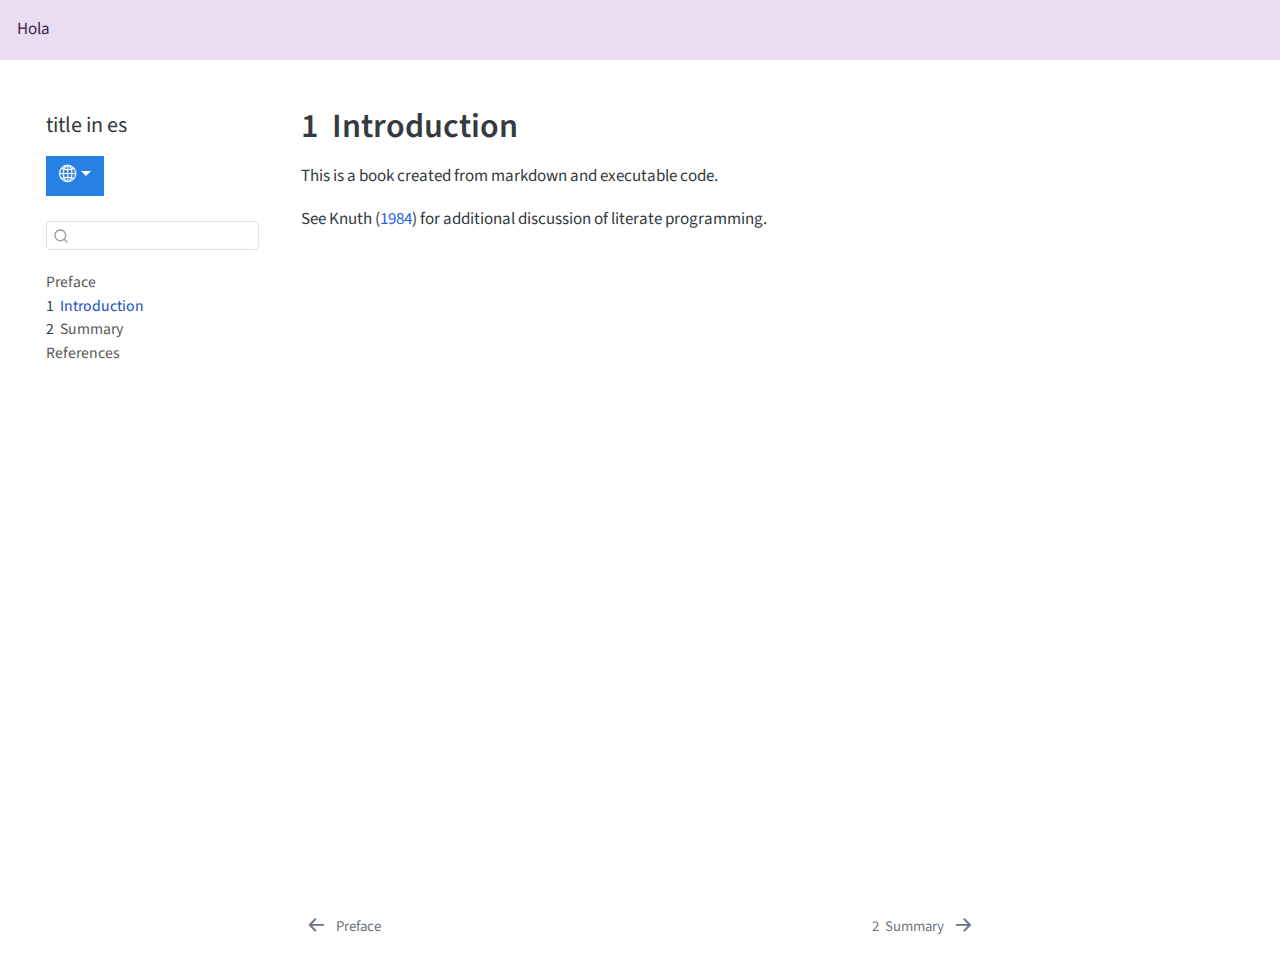
<file: _book/es/intro.es.html>
<!DOCTYPE html>
<html xmlns="http://www.w3.org/1999/xhtml" lang="es" xml:lang="es">
<head>
<meta http-equiv="Content-Type" content="text/html; charset=UTF-8">
<script src="site_libs/quarto-nav/quarto-nav.js"></script><script src="site_libs/quarto-nav/headroom.min.js"></script><script src="site_libs/clipboard/clipboard.min.js"></script><script src="site_libs/quarto-search/autocomplete.umd.js"></script><script src="site_libs/quarto-search/fuse.min.js"></script><script src="site_libs/quarto-search/quarto-search.js"></script><meta name="quarto:offset" content="./">
<link href="./summary.es.html" rel="next">
<link href="./index.es.html" rel="prev">
<script src="site_libs/quarto-html/quarto.js"></script><script src="site_libs/quarto-html/popper.min.js"></script><script src="site_libs/quarto-html/tippy.umd.min.js"></script><script src="site_libs/quarto-html/anchor.min.js"></script><link href="site_libs/quarto-html/tippy.css" rel="stylesheet">
<link href="site_libs/quarto-html/quarto-syntax-highlighting.css" rel="stylesheet" id="quarto-text-highlighting-styles">
<script src="site_libs/bootstrap/bootstrap.min.js"></script><link href="site_libs/bootstrap/bootstrap-icons.css" rel="stylesheet">
<link href="site_libs/bootstrap/bootstrap.min.css" rel="stylesheet" id="quarto-bootstrap" data-mode="light">
<meta charset="utf-8">
<meta name="generator" content="quarto-99.9.9">
<meta name="viewport" content="width=device-width, initial-scale=1.0, user-scalable=yes">
<meta name="description" content="description in es">
<title>title in es - 1  Introduction</title>
</head>
<body class="nav-sidebar floating">
<div class="alert alert-info alert-dismissible">


Hola
</div>
<style>
code{white-space: pre-wrap;}
span.smallcaps{font-variant: small-caps;}
div.columns{display: flex; gap: min(4vw, 1.5em);}
div.column{flex: auto; overflow-x: auto;}
div.hanging-indent{margin-left: 1.5em; text-indent: -1.5em;}
ul.task-list{list-style: none;}
ul.task-list li input[type="checkbox"] {
  width: 0.8em;
  margin: 0 0.8em 0.2em -1em; /* quarto-specific, see https://github.com/quarto-dev/quarto-cli/issues/4556 */ 
  vertical-align: middle;
}
/* CSS for citations */
div.csl-bib-body { }
div.csl-entry {
  clear: both;
  margin-bottom: 0em;
}
.hanging-indent div.csl-entry {
  margin-left:2em;
  text-indent:-2em;
}
div.csl-left-margin {
  min-width:2em;
  float:left;
}
div.csl-right-inline {
  margin-left:2em;
  padding-left:1em;
}
div.csl-indent {
  margin-left: 2em;
}</style>
<!-- htmldependencies:E3FAD763 --><script id="quarto-search-options" type="application/json">{
  "location": "sidebar",
  "copy-button": false,
  "collapse-after": 3,
  "panel-placement": "start",
  "type": "textbox",
  "limit": 50,
  "keyboard-shortcut": [
    "f",
    "/",
    "s"
  ],
  "show-item-context": false,
  "language": {
    "search-no-results-text": "Sin resultados",
    "search-matching-documents-text": "documentos encontrados",
    "search-copy-link-title": "Copiar el enlace en la búsqueda",
    "search-hide-matches-text": "Ocultar resultados adicionales",
    "search-more-match-text": "resultado adicional en este documento",
    "search-more-matches-text": "resultados adicionales en este documento",
    "search-clear-button-title": "Borrar",
    "search-text-placeholder": "",
    "search-detached-cancel-button-title": "Cancelar",
    "search-submit-button-title": "Enviar",
    "search-label": "Buscar"
  }
}</script><div id="quarto-search-results"></div>
  <header id="quarto-header" class="headroom fixed-top"><nav class="quarto-secondary-nav"><div class="container-fluid d-flex">
      <button type="button" class="quarto-btn-toggle btn" data-bs-toggle="collapse" data-bs-target=".quarto-sidebar-collapse-item" aria-controls="quarto-sidebar" aria-expanded="false" aria-label="Alternar barra lateral" onclick="if (window.quartoToggleHeadroom) { window.quartoToggleHeadroom(); }">
        <i class="bi bi-layout-text-sidebar-reverse"></i>
      </button>
        <nav class="quarto-page-breadcrumbs" aria-label="breadcrumb"><ol class="breadcrumb"><li class="breadcrumb-item"><a href="./intro.es.html"><span class="chapter-number">1</span>  <span class="chapter-title">Introduction</span></a></li></ol></nav><a class="flex-grow-1" role="button" data-bs-toggle="collapse" data-bs-target=".quarto-sidebar-collapse-item" aria-controls="quarto-sidebar" aria-expanded="false" aria-label="Alternar barra lateral" onclick="if (window.quartoToggleHeadroom) { window.quartoToggleHeadroom(); }">      
        </a>
      <button type="button" class="btn quarto-search-button" aria-label="" onclick="window.quartoOpenSearch();">
        <i class="bi bi-search"></i>
      </button>
    </div>
  </nav></header><!-- content --><div id="quarto-content" class="quarto-container page-columns page-rows-contents page-layout-article">
<!-- sidebar -->
  <nav id="quarto-sidebar" class="sidebar collapse collapse-horizontal quarto-sidebar-collapse-item sidebar-navigation floating overflow-auto"><div class="pt-lg-2 mt-2 text-left sidebar-header">
    <div class="sidebar-title mb-0 py-0">
      <a href="./">title in es</a> 
    </div>
      </div>
<div class="dropdown" id="languages-links-parent">
<button class="btn btn-primary dropdown-toggle" type="button" data-bs-toggle="dropdown" aria-expanded="false" id="languages-button"><i class="bi bi-globe2"></i></button><ul class="dropdown-menu" id="languages-links">
<a class="dropdown-item" href="https://example.com/es/intro.es.es.html" id="language-link-es">Version in es</a><a class="dropdown-item" href="https://example.com/fr/intro.es.fr.html" id="language-link-fr">Version in fr</a>
<a class="dropdown-item" href="https://example.com/intro.html" id="language-link-en">Version in en</a>
<a class="dropdown-item" href="https://example.com/fr/intro.es.fr.html" id="language-link-fr">Version in fr</a>
</ul>
</div>
        <div class="mt-2 flex-shrink-0 align-items-center">
        <div class="sidebar-search">
        <div id="quarto-search" class="" title="Buscar"></div>
        </div>
        </div>
    <div class="sidebar-menu-container"> 
    <ul class="list-unstyled mt-1">
<li class="sidebar-item">
  <div class="sidebar-item-container"> 
  <a href="./index.es.html" class="sidebar-item-text sidebar-link">
 <span class="menu-text">Preface</span></a>
  </div>
</li>
        <li class="sidebar-item">
  <div class="sidebar-item-container"> 
  <a href="./intro.es.html" class="sidebar-item-text sidebar-link active">
 <span class="menu-text"><span class="chapter-number">1</span>  <span class="chapter-title">Introduction</span></span></a>
  </div>
</li>
        <li class="sidebar-item">
  <div class="sidebar-item-container"> 
  <a href="./summary.es.html" class="sidebar-item-text sidebar-link">
 <span class="menu-text"><span class="chapter-number">2</span>  <span class="chapter-title">Summary</span></span></a>
  </div>
</li>
        <li class="sidebar-item">
  <div class="sidebar-item-container"> 
  <a href="./references.es.html" class="sidebar-item-text sidebar-link">
 <span class="menu-text">References</span></a>
  </div>
</li>
    </ul>
</div>
</nav><div id="quarto-sidebar-glass" class="quarto-sidebar-collapse-item" data-bs-toggle="collapse" data-bs-target=".quarto-sidebar-collapse-item"></div>
<!-- margin-sidebar -->
    <div id="quarto-margin-sidebar" class="sidebar margin-sidebar">
        
    </div>
<!-- main -->
<main class="content" id="quarto-document-content"><header id="title-block-header" class="quarto-title-block default"><div class="quarto-title">
<h1 class="title">
<span class="chapter-number">1</span>  <span class="chapter-title">Introduction</span>
</h1>
</div>



<div class="quarto-title-meta">

    
  
    
  </div>
  


</header><p>This is a book created from markdown and executable code.</p>
<p>See <span class="citation" data-cites="knuth84">Knuth (<a href="references.es.html#ref-knuth84" role="doc-biblioref">1984</a>)</span> for additional discussion of literate programming.</p>


<div id="refs" class="references csl-bib-body hanging-indent" data-entry-spacing="0" role="list" style="display: none">
<div id="ref-knuth84" class="csl-entry" role="listitem">
Knuth, Donald E. 1984. <span>«Literate Programming»</span>. <em>Comput. J.</em> 27 (2): 97-111. <a href="https://doi.org/10.1093/comjnl/27.2.97">https://doi.org/10.1093/comjnl/27.2.97</a>.
</div>
</div>

</main><!-- /main --><script id="quarto-html-after-body" type="application/javascript">
window.document.addEventListener("DOMContentLoaded", function (event) {
  const toggleBodyColorMode = (bsSheetEl) => {
    const mode = bsSheetEl.getAttribute("data-mode");
    const bodyEl = window.document.querySelector("body");
    if (mode === "dark") {
      bodyEl.classList.add("quarto-dark");
      bodyEl.classList.remove("quarto-light");
    } else {
      bodyEl.classList.add("quarto-light");
      bodyEl.classList.remove("quarto-dark");
    }
  }
  const toggleBodyColorPrimary = () => {
    const bsSheetEl = window.document.querySelector("link#quarto-bootstrap");
    if (bsSheetEl) {
      toggleBodyColorMode(bsSheetEl);
    }
  }
  toggleBodyColorPrimary();  
  const icon = "";
  const anchorJS = new window.AnchorJS();
  anchorJS.options = {
    placement: 'right',
    icon: icon
  };
  anchorJS.add('.anchored');
  const isCodeAnnotation = (el) => {
    for (const clz of el.classList) {
      if (clz.startsWith('code-annotation-')) {                     
        return true;
      }
    }
    return false;
  }
  const clipboard = new window.ClipboardJS('.code-copy-button', {
    text: function(trigger) {
      const codeEl = trigger.previousElementSibling.cloneNode(true);
      for (const childEl of codeEl.children) {
        if (isCodeAnnotation(childEl)) {
          childEl.remove();
        }
      }
      return codeEl.innerText;
    }
  });
  clipboard.on('success', function(e) {
    // button target
    const button = e.trigger;
    // don't keep focus
    button.blur();
    // flash "checked"
    button.classList.add('code-copy-button-checked');
    var currentTitle = button.getAttribute("title");
    button.setAttribute("title", "Copiado");
    let tooltip;
    if (window.bootstrap) {
      button.setAttribute("data-bs-toggle", "tooltip");
      button.setAttribute("data-bs-placement", "left");
      button.setAttribute("data-bs-title", "Copiado");
      tooltip = new bootstrap.Tooltip(button, 
        { trigger: "manual", 
          customClass: "code-copy-button-tooltip",
          offset: [0, -8]});
      tooltip.show();    
    }
    setTimeout(function() {
      if (tooltip) {
        tooltip.hide();
        button.removeAttribute("data-bs-title");
        button.removeAttribute("data-bs-toggle");
        button.removeAttribute("data-bs-placement");
      }
      button.setAttribute("title", currentTitle);
      button.classList.remove('code-copy-button-checked');
    }, 1000);
    // clear code selection
    e.clearSelection();
  });
  function tippyHover(el, contentFn, onTriggerFn, onUntriggerFn) {
    const config = {
      allowHTML: true,
      maxWidth: 500,
      delay: 100,
      arrow: false,
      appendTo: function(el) {
          return el.parentElement;
      },
      interactive: true,
      interactiveBorder: 10,
      theme: 'quarto',
      placement: 'bottom-start',
    };
    if (contentFn) {
      config.content = contentFn;
    }
    if (onTriggerFn) {
      config.onTrigger = onTriggerFn;
    }
    if (onUntriggerFn) {
      config.onUntrigger = onUntriggerFn;
    }
    window.tippy(el, config); 
  }
  const noterefs = window.document.querySelectorAll('a[role="doc-noteref"]');
  for (var i=0; i<noterefs.length; i++) {
    const ref = noterefs[i];
    tippyHover(ref, function() {
      // use id or data attribute instead here
      let href = ref.getAttribute('data-footnote-href') || ref.getAttribute('href');
      try { href = new URL(href).hash; } catch {}
      const id = href.replace(/^#\/?/, "");
      const note = window.document.getElementById(id);
      return note.innerHTML;
    });
  }
  const xrefs = window.document.querySelectorAll('a.quarto-xref');
  const processXRef = (id, note) => {
    // Strip column container classes
    const stripColumnClz = (el) => {
      el.classList.remove("page-full", "page-columns");
      if (el.children) {
        for (const child of el.children) {
          stripColumnClz(child);
        }
      }
    }
    stripColumnClz(note)
    if (id === null || id.startsWith('sec-')) {
      // Special case sections, only their first couple elements
      const container = document.createElement("div");
      if (note.children && note.children.length > 2) {
        container.appendChild(note.children[0].cloneNode(true));
        for (let i = 1; i < note.children.length; i++) {
          const child = note.children[i];
          if (child.tagName === "P" && child.innerText === "") {
            continue;
          } else {
            container.appendChild(child.cloneNode(true));
            break;
          }
        }
        if (window.Quarto?.typesetMath) {
          window.Quarto.typesetMath(container);
        }
        return container.innerHTML
      } else {
        if (window.Quarto?.typesetMath) {
          window.Quarto.typesetMath(note);
        }
        return note.innerHTML;
      }
    } else {
      // Remove any anchor links if they are present
      const anchorLink = note.querySelector('a.anchorjs-link');
      if (anchorLink) {
        anchorLink.remove();
      }
      if (window.Quarto?.typesetMath) {
        window.Quarto.typesetMath(note);
      }
      return note.innerHTML;
    }
  }
  for (var i=0; i<xrefs.length; i++) {
    const xref = xrefs[i];
    tippyHover(xref, undefined, function(instance) {
      instance.disable();
      let url = xref.getAttribute('href');
      let hash = undefined; 
      if (url.startsWith('#')) {
        hash = url;
      } else {
        try { hash = new URL(url).hash; } catch {}
      }
      if (hash) {
        const id = hash.replace(/^#\/?/, "");
        const note = window.document.getElementById(id);
        if (note !== null) {
          try {
            const html = processXRef(id, note.cloneNode(true));
            instance.setContent(html);
          } finally {
            instance.enable();
            instance.show();
          }
        } else {
          // See if we can fetch this
          fetch(url.split('#')[0])
          .then(res => res.text())
          .then(html => {
            const parser = new DOMParser();
            const htmlDoc = parser.parseFromString(html, "text/html");
            const note = htmlDoc.getElementById(id);
            if (note !== null) {
              const html = processXRef(id, note);
              instance.setContent(html);
            } 
          }).finally(() => {
            instance.enable();
            instance.show();
          });
        }
      } else {
        // See if we can fetch a full url (with no hash to target)
        // This is a special case and we should probably do some content thinning / targeting
        fetch(url)
        .then(res => res.text())
        .then(html => {
          const parser = new DOMParser();
          const htmlDoc = parser.parseFromString(html, "text/html");
          const note = htmlDoc.querySelector('main.content');
          if (note !== null) {
            // This should only happen for chapter cross references
            // (since there is no id in the URL)
            // remove the first header
            if (note.children.length > 0 && note.children[0].tagName === "HEADER") {
              note.children[0].remove();
            }
            const html = processXRef(null, note);
            instance.setContent(html);
          } 
        }).finally(() => {
          instance.enable();
          instance.show();
        });
      }
    }, function(instance) {
    });
  }
      let selectedAnnoteEl;
      const selectorForAnnotation = ( cell, annotation) => {
        let cellAttr = 'data-code-cell="' + cell + '"';
        let lineAttr = 'data-code-annotation="' +  annotation + '"';
        const selector = 'span[' + cellAttr + '][' + lineAttr + ']';
        return selector;
      }
      const selectCodeLines = (annoteEl) => {
        const doc = window.document;
        const targetCell = annoteEl.getAttribute("data-target-cell");
        const targetAnnotation = annoteEl.getAttribute("data-target-annotation");
        const annoteSpan = window.document.querySelector(selectorForAnnotation(targetCell, targetAnnotation));
        const lines = annoteSpan.getAttribute("data-code-lines").split(",");
        const lineIds = lines.map((line) => {
          return targetCell + "-" + line;
        })
        let top = null;
        let height = null;
        let parent = null;
        if (lineIds.length > 0) {
            //compute the position of the single el (top and bottom and make a div)
            const el = window.document.getElementById(lineIds[0]);
            top = el.offsetTop;
            height = el.offsetHeight;
            parent = el.parentElement.parentElement;
          if (lineIds.length > 1) {
            const lastEl = window.document.getElementById(lineIds[lineIds.length - 1]);
            const bottom = lastEl.offsetTop + lastEl.offsetHeight;
            height = bottom - top;
          }
          if (top !== null && height !== null && parent !== null) {
            // cook up a div (if necessary) and position it 
            let div = window.document.getElementById("code-annotation-line-highlight");
            if (div === null) {
              div = window.document.createElement("div");
              div.setAttribute("id", "code-annotation-line-highlight");
              div.style.position = 'absolute';
              parent.appendChild(div);
            }
            div.style.top = top - 2 + "px";
            div.style.height = height + 4 + "px";
            div.style.left = 0;
            let gutterDiv = window.document.getElementById("code-annotation-line-highlight-gutter");
            if (gutterDiv === null) {
              gutterDiv = window.document.createElement("div");
              gutterDiv.setAttribute("id", "code-annotation-line-highlight-gutter");
              gutterDiv.style.position = 'absolute';
              const codeCell = window.document.getElementById(targetCell);
              const gutter = codeCell.querySelector('.code-annotation-gutter');
              gutter.appendChild(gutterDiv);
            }
            gutterDiv.style.top = top - 2 + "px";
            gutterDiv.style.height = height + 4 + "px";
          }
          selectedAnnoteEl = annoteEl;
        }
      };
      const unselectCodeLines = () => {
        const elementsIds = ["code-annotation-line-highlight", "code-annotation-line-highlight-gutter"];
        elementsIds.forEach((elId) => {
          const div = window.document.getElementById(elId);
          if (div) {
            div.remove();
          }
        });
        selectedAnnoteEl = undefined;
      };
        // Handle positioning of the toggle
    window.addEventListener(
      "resize",
      throttle(() => {
        elRect = undefined;
        if (selectedAnnoteEl) {
          selectCodeLines(selectedAnnoteEl);
        }
      }, 10)
    );
    function throttle(fn, ms) {
    let throttle = false;
    let timer;
      return (...args) => {
        if(!throttle) { // first call gets through
            fn.apply(this, args);
            throttle = true;
        } else { // all the others get throttled
            if(timer) clearTimeout(timer); // cancel #2
            timer = setTimeout(() => {
              fn.apply(this, args);
              timer = throttle = false;
            }, ms);
        }
      };
    }
      // Attach click handler to the DT
      const annoteDls = window.document.querySelectorAll('dt[data-target-cell]');
      for (const annoteDlNode of annoteDls) {
        annoteDlNode.addEventListener('click', (event) => {
          const clickedEl = event.target;
          if (clickedEl !== selectedAnnoteEl) {
            unselectCodeLines();
            const activeEl = window.document.querySelector('dt[data-target-cell].code-annotation-active');
            if (activeEl) {
              activeEl.classList.remove('code-annotation-active');
            }
            selectCodeLines(clickedEl);
            clickedEl.classList.add('code-annotation-active');
          } else {
            // Unselect the line
            unselectCodeLines();
            clickedEl.classList.remove('code-annotation-active');
          }
        });
      }
  const findCites = (el) => {
    const parentEl = el.parentElement;
    if (parentEl) {
      const cites = parentEl.dataset.cites;
      if (cites) {
        return {
          el,
          cites: cites.split(' ')
        };
      } else {
        return findCites(el.parentElement)
      }
    } else {
      return undefined;
    }
  };
  var bibliorefs = window.document.querySelectorAll('a[role="doc-biblioref"]');
  for (var i=0; i<bibliorefs.length; i++) {
    const ref = bibliorefs[i];
    const citeInfo = findCites(ref);
    if (citeInfo) {
      tippyHover(citeInfo.el, function() {
        var popup = window.document.createElement('div');
        citeInfo.cites.forEach(function(cite) {
          var citeDiv = window.document.createElement('div');
          citeDiv.classList.add('hanging-indent');
          citeDiv.classList.add('csl-entry');
          var biblioDiv = window.document.getElementById('ref-' + cite);
          if (biblioDiv) {
            citeDiv.innerHTML = biblioDiv.innerHTML;
          }
          popup.appendChild(citeDiv);
        });
        return popup.innerHTML;
      });
    }
  }
});
</script><nav class="page-navigation"><div class="nav-page nav-page-previous">
      <a href="./index.es.html" class="pagination-link  aria-label=" preface>
        <i class="bi bi-arrow-left-short"></i> <span class="nav-page-text">Preface</span>
      </a>          
  </div>
  <div class="nav-page nav-page-next">
      <a href="./summary.es.html" class="pagination-link" aria-label="&lt;span class='chapter-number'&gt;2&lt;/span&gt;  &lt;span class='chapter-title'&gt;Summary&lt;/span&gt;">
        <span class="nav-page-text"><span class="chapter-number">2</span>  <span class="chapter-title">Summary</span></span> <i class="bi bi-arrow-right-short"></i>
      </a>
  </div>
</nav>
</div> <!-- /content -->




</body>
</html>
</file>
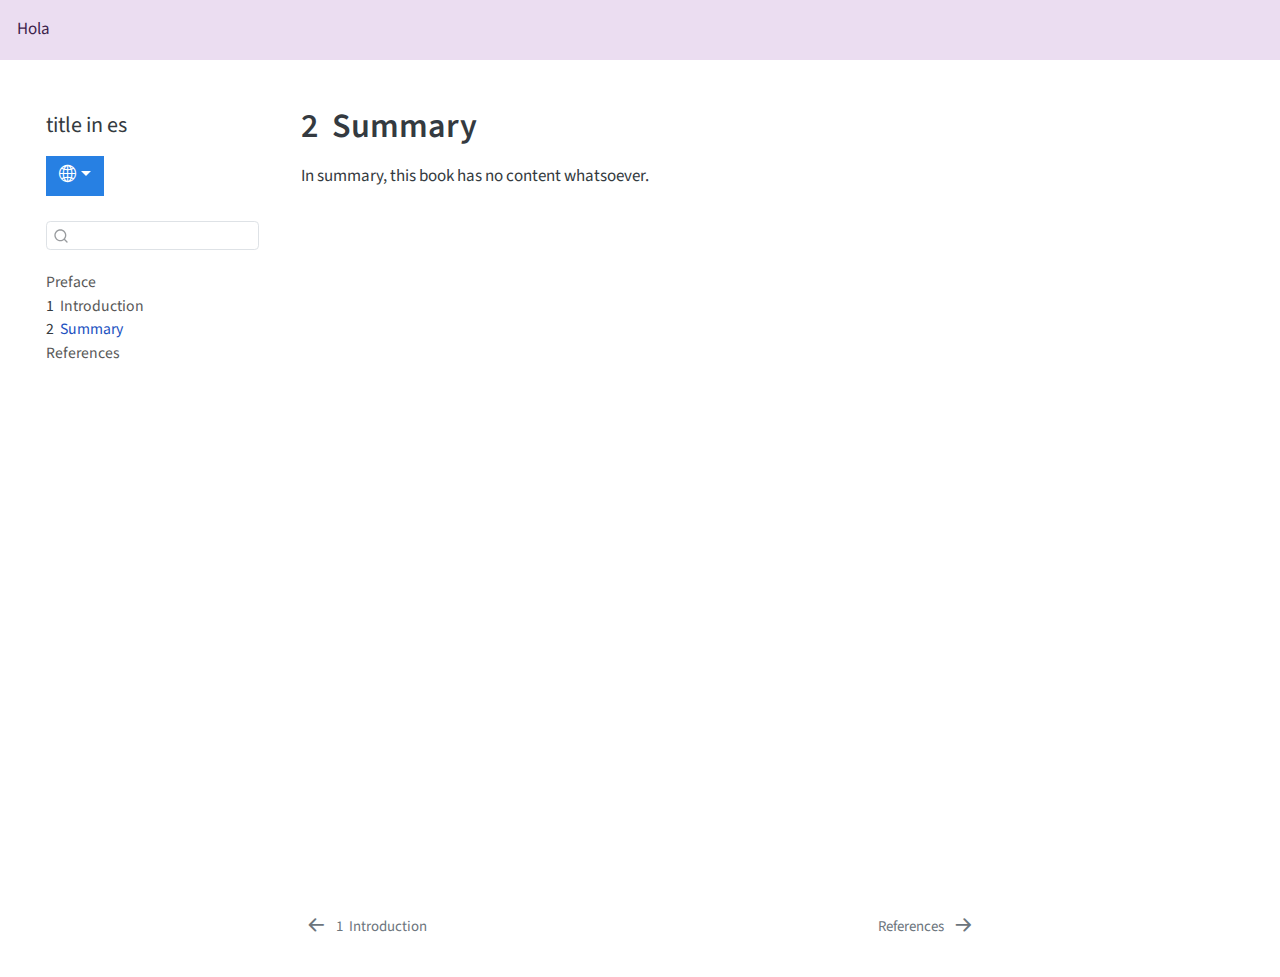
<file: _book/es/summary.es.html>
<!DOCTYPE html>
<html xmlns="http://www.w3.org/1999/xhtml" lang="es" xml:lang="es">
<head>
<meta http-equiv="Content-Type" content="text/html; charset=UTF-8">
<script src="site_libs/quarto-nav/quarto-nav.js"></script><script src="site_libs/quarto-nav/headroom.min.js"></script><script src="site_libs/clipboard/clipboard.min.js"></script><script src="site_libs/quarto-search/autocomplete.umd.js"></script><script src="site_libs/quarto-search/fuse.min.js"></script><script src="site_libs/quarto-search/quarto-search.js"></script><meta name="quarto:offset" content="./">
<link href="./references.es.html" rel="next">
<link href="./intro.es.html" rel="prev">
<script src="site_libs/quarto-html/quarto.js"></script><script src="site_libs/quarto-html/popper.min.js"></script><script src="site_libs/quarto-html/tippy.umd.min.js"></script><script src="site_libs/quarto-html/anchor.min.js"></script><link href="site_libs/quarto-html/tippy.css" rel="stylesheet">
<link href="site_libs/quarto-html/quarto-syntax-highlighting.css" rel="stylesheet" id="quarto-text-highlighting-styles">
<script src="site_libs/bootstrap/bootstrap.min.js"></script><link href="site_libs/bootstrap/bootstrap-icons.css" rel="stylesheet">
<link href="site_libs/bootstrap/bootstrap.min.css" rel="stylesheet" id="quarto-bootstrap" data-mode="light">
<meta charset="utf-8">
<meta name="generator" content="quarto-99.9.9">
<meta name="viewport" content="width=device-width, initial-scale=1.0, user-scalable=yes">
<meta name="description" content="description in es">
<title>title in es - 2  Summary</title>
</head>
<body class="nav-sidebar floating">
<div class="alert alert-info alert-dismissible">


Hola
</div>
<style>
code{white-space: pre-wrap;}
span.smallcaps{font-variant: small-caps;}
div.columns{display: flex; gap: min(4vw, 1.5em);}
div.column{flex: auto; overflow-x: auto;}
div.hanging-indent{margin-left: 1.5em; text-indent: -1.5em;}
ul.task-list{list-style: none;}
ul.task-list li input[type="checkbox"] {
  width: 0.8em;
  margin: 0 0.8em 0.2em -1em; /* quarto-specific, see https://github.com/quarto-dev/quarto-cli/issues/4556 */ 
  vertical-align: middle;
}
</style>
<!-- htmldependencies:E3FAD763 --><script id="quarto-search-options" type="application/json">{
  "location": "sidebar",
  "copy-button": false,
  "collapse-after": 3,
  "panel-placement": "start",
  "type": "textbox",
  "limit": 50,
  "keyboard-shortcut": [
    "f",
    "/",
    "s"
  ],
  "show-item-context": false,
  "language": {
    "search-no-results-text": "Sin resultados",
    "search-matching-documents-text": "documentos encontrados",
    "search-copy-link-title": "Copiar el enlace en la búsqueda",
    "search-hide-matches-text": "Ocultar resultados adicionales",
    "search-more-match-text": "resultado adicional en este documento",
    "search-more-matches-text": "resultados adicionales en este documento",
    "search-clear-button-title": "Borrar",
    "search-text-placeholder": "",
    "search-detached-cancel-button-title": "Cancelar",
    "search-submit-button-title": "Enviar",
    "search-label": "Buscar"
  }
}</script><div id="quarto-search-results"></div>
  <header id="quarto-header" class="headroom fixed-top"><nav class="quarto-secondary-nav"><div class="container-fluid d-flex">
      <button type="button" class="quarto-btn-toggle btn" data-bs-toggle="collapse" data-bs-target=".quarto-sidebar-collapse-item" aria-controls="quarto-sidebar" aria-expanded="false" aria-label="Alternar barra lateral" onclick="if (window.quartoToggleHeadroom) { window.quartoToggleHeadroom(); }">
        <i class="bi bi-layout-text-sidebar-reverse"></i>
      </button>
        <nav class="quarto-page-breadcrumbs" aria-label="breadcrumb"><ol class="breadcrumb"><li class="breadcrumb-item"><a href="./summary.es.html"><span class="chapter-number">2</span>  <span class="chapter-title">Summary</span></a></li></ol></nav><a class="flex-grow-1" role="button" data-bs-toggle="collapse" data-bs-target=".quarto-sidebar-collapse-item" aria-controls="quarto-sidebar" aria-expanded="false" aria-label="Alternar barra lateral" onclick="if (window.quartoToggleHeadroom) { window.quartoToggleHeadroom(); }">      
        </a>
      <button type="button" class="btn quarto-search-button" aria-label="" onclick="window.quartoOpenSearch();">
        <i class="bi bi-search"></i>
      </button>
    </div>
  </nav></header><!-- content --><div id="quarto-content" class="quarto-container page-columns page-rows-contents page-layout-article">
<!-- sidebar -->
  <nav id="quarto-sidebar" class="sidebar collapse collapse-horizontal quarto-sidebar-collapse-item sidebar-navigation floating overflow-auto"><div class="pt-lg-2 mt-2 text-left sidebar-header">
    <div class="sidebar-title mb-0 py-0">
      <a href="./">title in es</a> 
    </div>
      </div>
<div class="dropdown" id="languages-links-parent">
<button class="btn btn-primary dropdown-toggle" type="button" data-bs-toggle="dropdown" aria-expanded="false" id="languages-button"><i class="bi bi-globe2"></i></button><ul class="dropdown-menu" id="languages-links">
<a class="dropdown-item" href="https://example.com/es/summary.es.es.html" id="language-link-es">Version in es</a><a class="dropdown-item" href="https://example.com/fr/summary.es.fr.html" id="language-link-fr">Version in fr</a>
<a class="dropdown-item" href="https://example.com/summary.html" id="language-link-en">Version in en</a>
<a class="dropdown-item" href="https://example.com/fr/summary.es.fr.html" id="language-link-fr">Version in fr</a>
</ul>
</div>
        <div class="mt-2 flex-shrink-0 align-items-center">
        <div class="sidebar-search">
        <div id="quarto-search" class="" title="Buscar"></div>
        </div>
        </div>
    <div class="sidebar-menu-container"> 
    <ul class="list-unstyled mt-1">
<li class="sidebar-item">
  <div class="sidebar-item-container"> 
  <a href="./index.es.html" class="sidebar-item-text sidebar-link">
 <span class="menu-text">Preface</span></a>
  </div>
</li>
        <li class="sidebar-item">
  <div class="sidebar-item-container"> 
  <a href="./intro.es.html" class="sidebar-item-text sidebar-link">
 <span class="menu-text"><span class="chapter-number">1</span>  <span class="chapter-title">Introduction</span></span></a>
  </div>
</li>
        <li class="sidebar-item">
  <div class="sidebar-item-container"> 
  <a href="./summary.es.html" class="sidebar-item-text sidebar-link active">
 <span class="menu-text"><span class="chapter-number">2</span>  <span class="chapter-title">Summary</span></span></a>
  </div>
</li>
        <li class="sidebar-item">
  <div class="sidebar-item-container"> 
  <a href="./references.es.html" class="sidebar-item-text sidebar-link">
 <span class="menu-text">References</span></a>
  </div>
</li>
    </ul>
</div>
</nav><div id="quarto-sidebar-glass" class="quarto-sidebar-collapse-item" data-bs-toggle="collapse" data-bs-target=".quarto-sidebar-collapse-item"></div>
<!-- margin-sidebar -->
    <div id="quarto-margin-sidebar" class="sidebar margin-sidebar">
        
    </div>
<!-- main -->
<main class="content" id="quarto-document-content"><header id="title-block-header" class="quarto-title-block default"><div class="quarto-title">
<h1 class="title">
<span class="chapter-number">2</span>  <span class="chapter-title">Summary</span>
</h1>
</div>



<div class="quarto-title-meta">

    
  
    
  </div>
  


</header><p>In summary, this book has no content whatsoever.</p>



</main><!-- /main --><script id="quarto-html-after-body" type="application/javascript">
window.document.addEventListener("DOMContentLoaded", function (event) {
  const toggleBodyColorMode = (bsSheetEl) => {
    const mode = bsSheetEl.getAttribute("data-mode");
    const bodyEl = window.document.querySelector("body");
    if (mode === "dark") {
      bodyEl.classList.add("quarto-dark");
      bodyEl.classList.remove("quarto-light");
    } else {
      bodyEl.classList.add("quarto-light");
      bodyEl.classList.remove("quarto-dark");
    }
  }
  const toggleBodyColorPrimary = () => {
    const bsSheetEl = window.document.querySelector("link#quarto-bootstrap");
    if (bsSheetEl) {
      toggleBodyColorMode(bsSheetEl);
    }
  }
  toggleBodyColorPrimary();  
  const icon = "";
  const anchorJS = new window.AnchorJS();
  anchorJS.options = {
    placement: 'right',
    icon: icon
  };
  anchorJS.add('.anchored');
  const isCodeAnnotation = (el) => {
    for (const clz of el.classList) {
      if (clz.startsWith('code-annotation-')) {                     
        return true;
      }
    }
    return false;
  }
  const clipboard = new window.ClipboardJS('.code-copy-button', {
    text: function(trigger) {
      const codeEl = trigger.previousElementSibling.cloneNode(true);
      for (const childEl of codeEl.children) {
        if (isCodeAnnotation(childEl)) {
          childEl.remove();
        }
      }
      return codeEl.innerText;
    }
  });
  clipboard.on('success', function(e) {
    // button target
    const button = e.trigger;
    // don't keep focus
    button.blur();
    // flash "checked"
    button.classList.add('code-copy-button-checked');
    var currentTitle = button.getAttribute("title");
    button.setAttribute("title", "Copiado");
    let tooltip;
    if (window.bootstrap) {
      button.setAttribute("data-bs-toggle", "tooltip");
      button.setAttribute("data-bs-placement", "left");
      button.setAttribute("data-bs-title", "Copiado");
      tooltip = new bootstrap.Tooltip(button, 
        { trigger: "manual", 
          customClass: "code-copy-button-tooltip",
          offset: [0, -8]});
      tooltip.show();    
    }
    setTimeout(function() {
      if (tooltip) {
        tooltip.hide();
        button.removeAttribute("data-bs-title");
        button.removeAttribute("data-bs-toggle");
        button.removeAttribute("data-bs-placement");
      }
      button.setAttribute("title", currentTitle);
      button.classList.remove('code-copy-button-checked');
    }, 1000);
    // clear code selection
    e.clearSelection();
  });
  function tippyHover(el, contentFn, onTriggerFn, onUntriggerFn) {
    const config = {
      allowHTML: true,
      maxWidth: 500,
      delay: 100,
      arrow: false,
      appendTo: function(el) {
          return el.parentElement;
      },
      interactive: true,
      interactiveBorder: 10,
      theme: 'quarto',
      placement: 'bottom-start',
    };
    if (contentFn) {
      config.content = contentFn;
    }
    if (onTriggerFn) {
      config.onTrigger = onTriggerFn;
    }
    if (onUntriggerFn) {
      config.onUntrigger = onUntriggerFn;
    }
    window.tippy(el, config); 
  }
  const noterefs = window.document.querySelectorAll('a[role="doc-noteref"]');
  for (var i=0; i<noterefs.length; i++) {
    const ref = noterefs[i];
    tippyHover(ref, function() {
      // use id or data attribute instead here
      let href = ref.getAttribute('data-footnote-href') || ref.getAttribute('href');
      try { href = new URL(href).hash; } catch {}
      const id = href.replace(/^#\/?/, "");
      const note = window.document.getElementById(id);
      return note.innerHTML;
    });
  }
  const xrefs = window.document.querySelectorAll('a.quarto-xref');
  const processXRef = (id, note) => {
    // Strip column container classes
    const stripColumnClz = (el) => {
      el.classList.remove("page-full", "page-columns");
      if (el.children) {
        for (const child of el.children) {
          stripColumnClz(child);
        }
      }
    }
    stripColumnClz(note)
    if (id === null || id.startsWith('sec-')) {
      // Special case sections, only their first couple elements
      const container = document.createElement("div");
      if (note.children && note.children.length > 2) {
        container.appendChild(note.children[0].cloneNode(true));
        for (let i = 1; i < note.children.length; i++) {
          const child = note.children[i];
          if (child.tagName === "P" && child.innerText === "") {
            continue;
          } else {
            container.appendChild(child.cloneNode(true));
            break;
          }
        }
        if (window.Quarto?.typesetMath) {
          window.Quarto.typesetMath(container);
        }
        return container.innerHTML
      } else {
        if (window.Quarto?.typesetMath) {
          window.Quarto.typesetMath(note);
        }
        return note.innerHTML;
      }
    } else {
      // Remove any anchor links if they are present
      const anchorLink = note.querySelector('a.anchorjs-link');
      if (anchorLink) {
        anchorLink.remove();
      }
      if (window.Quarto?.typesetMath) {
        window.Quarto.typesetMath(note);
      }
      return note.innerHTML;
    }
  }
  for (var i=0; i<xrefs.length; i++) {
    const xref = xrefs[i];
    tippyHover(xref, undefined, function(instance) {
      instance.disable();
      let url = xref.getAttribute('href');
      let hash = undefined; 
      if (url.startsWith('#')) {
        hash = url;
      } else {
        try { hash = new URL(url).hash; } catch {}
      }
      if (hash) {
        const id = hash.replace(/^#\/?/, "");
        const note = window.document.getElementById(id);
        if (note !== null) {
          try {
            const html = processXRef(id, note.cloneNode(true));
            instance.setContent(html);
          } finally {
            instance.enable();
            instance.show();
          }
        } else {
          // See if we can fetch this
          fetch(url.split('#')[0])
          .then(res => res.text())
          .then(html => {
            const parser = new DOMParser();
            const htmlDoc = parser.parseFromString(html, "text/html");
            const note = htmlDoc.getElementById(id);
            if (note !== null) {
              const html = processXRef(id, note);
              instance.setContent(html);
            } 
          }).finally(() => {
            instance.enable();
            instance.show();
          });
        }
      } else {
        // See if we can fetch a full url (with no hash to target)
        // This is a special case and we should probably do some content thinning / targeting
        fetch(url)
        .then(res => res.text())
        .then(html => {
          const parser = new DOMParser();
          const htmlDoc = parser.parseFromString(html, "text/html");
          const note = htmlDoc.querySelector('main.content');
          if (note !== null) {
            // This should only happen for chapter cross references
            // (since there is no id in the URL)
            // remove the first header
            if (note.children.length > 0 && note.children[0].tagName === "HEADER") {
              note.children[0].remove();
            }
            const html = processXRef(null, note);
            instance.setContent(html);
          } 
        }).finally(() => {
          instance.enable();
          instance.show();
        });
      }
    }, function(instance) {
    });
  }
      let selectedAnnoteEl;
      const selectorForAnnotation = ( cell, annotation) => {
        let cellAttr = 'data-code-cell="' + cell + '"';
        let lineAttr = 'data-code-annotation="' +  annotation + '"';
        const selector = 'span[' + cellAttr + '][' + lineAttr + ']';
        return selector;
      }
      const selectCodeLines = (annoteEl) => {
        const doc = window.document;
        const targetCell = annoteEl.getAttribute("data-target-cell");
        const targetAnnotation = annoteEl.getAttribute("data-target-annotation");
        const annoteSpan = window.document.querySelector(selectorForAnnotation(targetCell, targetAnnotation));
        const lines = annoteSpan.getAttribute("data-code-lines").split(",");
        const lineIds = lines.map((line) => {
          return targetCell + "-" + line;
        })
        let top = null;
        let height = null;
        let parent = null;
        if (lineIds.length > 0) {
            //compute the position of the single el (top and bottom and make a div)
            const el = window.document.getElementById(lineIds[0]);
            top = el.offsetTop;
            height = el.offsetHeight;
            parent = el.parentElement.parentElement;
          if (lineIds.length > 1) {
            const lastEl = window.document.getElementById(lineIds[lineIds.length - 1]);
            const bottom = lastEl.offsetTop + lastEl.offsetHeight;
            height = bottom - top;
          }
          if (top !== null && height !== null && parent !== null) {
            // cook up a div (if necessary) and position it 
            let div = window.document.getElementById("code-annotation-line-highlight");
            if (div === null) {
              div = window.document.createElement("div");
              div.setAttribute("id", "code-annotation-line-highlight");
              div.style.position = 'absolute';
              parent.appendChild(div);
            }
            div.style.top = top - 2 + "px";
            div.style.height = height + 4 + "px";
            div.style.left = 0;
            let gutterDiv = window.document.getElementById("code-annotation-line-highlight-gutter");
            if (gutterDiv === null) {
              gutterDiv = window.document.createElement("div");
              gutterDiv.setAttribute("id", "code-annotation-line-highlight-gutter");
              gutterDiv.style.position = 'absolute';
              const codeCell = window.document.getElementById(targetCell);
              const gutter = codeCell.querySelector('.code-annotation-gutter');
              gutter.appendChild(gutterDiv);
            }
            gutterDiv.style.top = top - 2 + "px";
            gutterDiv.style.height = height + 4 + "px";
          }
          selectedAnnoteEl = annoteEl;
        }
      };
      const unselectCodeLines = () => {
        const elementsIds = ["code-annotation-line-highlight", "code-annotation-line-highlight-gutter"];
        elementsIds.forEach((elId) => {
          const div = window.document.getElementById(elId);
          if (div) {
            div.remove();
          }
        });
        selectedAnnoteEl = undefined;
      };
        // Handle positioning of the toggle
    window.addEventListener(
      "resize",
      throttle(() => {
        elRect = undefined;
        if (selectedAnnoteEl) {
          selectCodeLines(selectedAnnoteEl);
        }
      }, 10)
    );
    function throttle(fn, ms) {
    let throttle = false;
    let timer;
      return (...args) => {
        if(!throttle) { // first call gets through
            fn.apply(this, args);
            throttle = true;
        } else { // all the others get throttled
            if(timer) clearTimeout(timer); // cancel #2
            timer = setTimeout(() => {
              fn.apply(this, args);
              timer = throttle = false;
            }, ms);
        }
      };
    }
      // Attach click handler to the DT
      const annoteDls = window.document.querySelectorAll('dt[data-target-cell]');
      for (const annoteDlNode of annoteDls) {
        annoteDlNode.addEventListener('click', (event) => {
          const clickedEl = event.target;
          if (clickedEl !== selectedAnnoteEl) {
            unselectCodeLines();
            const activeEl = window.document.querySelector('dt[data-target-cell].code-annotation-active');
            if (activeEl) {
              activeEl.classList.remove('code-annotation-active');
            }
            selectCodeLines(clickedEl);
            clickedEl.classList.add('code-annotation-active');
          } else {
            // Unselect the line
            unselectCodeLines();
            clickedEl.classList.remove('code-annotation-active');
          }
        });
      }
  const findCites = (el) => {
    const parentEl = el.parentElement;
    if (parentEl) {
      const cites = parentEl.dataset.cites;
      if (cites) {
        return {
          el,
          cites: cites.split(' ')
        };
      } else {
        return findCites(el.parentElement)
      }
    } else {
      return undefined;
    }
  };
  var bibliorefs = window.document.querySelectorAll('a[role="doc-biblioref"]');
  for (var i=0; i<bibliorefs.length; i++) {
    const ref = bibliorefs[i];
    const citeInfo = findCites(ref);
    if (citeInfo) {
      tippyHover(citeInfo.el, function() {
        var popup = window.document.createElement('div');
        citeInfo.cites.forEach(function(cite) {
          var citeDiv = window.document.createElement('div');
          citeDiv.classList.add('hanging-indent');
          citeDiv.classList.add('csl-entry');
          var biblioDiv = window.document.getElementById('ref-' + cite);
          if (biblioDiv) {
            citeDiv.innerHTML = biblioDiv.innerHTML;
          }
          popup.appendChild(citeDiv);
        });
        return popup.innerHTML;
      });
    }
  }
});
</script><nav class="page-navigation"><div class="nav-page nav-page-previous">
      <a href="./intro.es.html" class="pagination-link  aria-label=">
        <i class="bi bi-arrow-left-short"></i> <span class="nav-page-text"><span class="chapter-number">1</span>  <span class="chapter-title">Introduction</span></span>
      </a>          
  </div>
  <div class="nav-page nav-page-next">
      <a href="./references.es.html" class="pagination-link" aria-label="References">
        <span class="nav-page-text">References</span> <i class="bi bi-arrow-right-short"></i>
      </a>
  </div>
</nav>
</div> <!-- /content -->




</body>
</html>
</file>
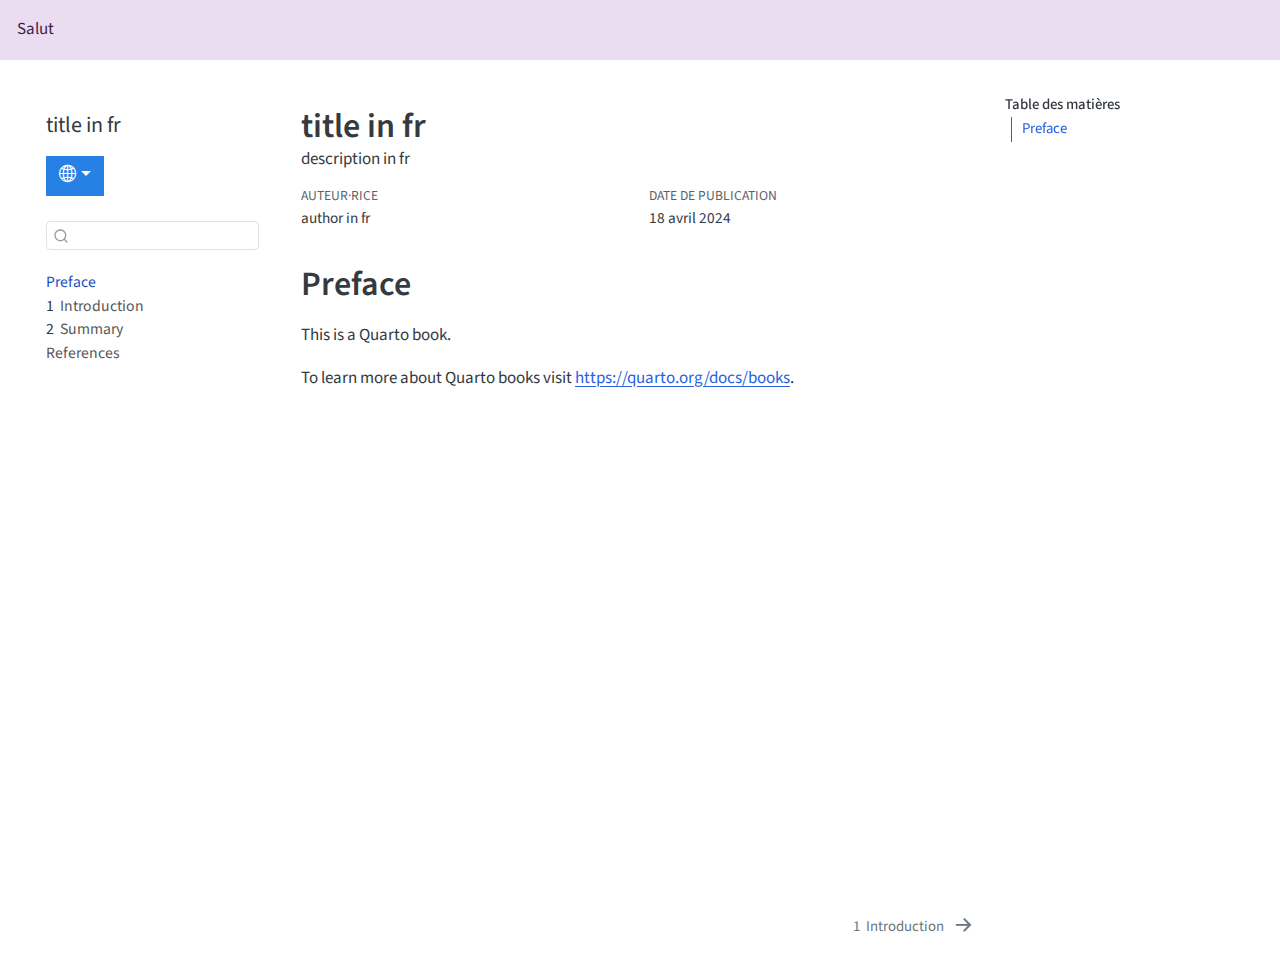
<file: _book/fr/index.fr.html>
<!DOCTYPE html>
<html xmlns="http://www.w3.org/1999/xhtml" lang="fr" xml:lang="fr">
<head>
<meta http-equiv="Content-Type" content="text/html; charset=UTF-8">
<script src="site_libs/quarto-nav/quarto-nav.js"></script><script src="site_libs/quarto-nav/headroom.min.js"></script><script src="site_libs/clipboard/clipboard.min.js"></script><script src="site_libs/quarto-search/autocomplete.umd.js"></script><script src="site_libs/quarto-search/fuse.min.js"></script><script src="site_libs/quarto-search/quarto-search.js"></script><meta name="quarto:offset" content="./">
<link href="./intro.fr.html" rel="next">
<script src="site_libs/quarto-html/quarto.js"></script><script src="site_libs/quarto-html/popper.min.js"></script><script src="site_libs/quarto-html/tippy.umd.min.js"></script><script src="site_libs/quarto-html/anchor.min.js"></script><link href="site_libs/quarto-html/tippy.css" rel="stylesheet">
<link href="site_libs/quarto-html/quarto-syntax-highlighting.css" rel="stylesheet" id="quarto-text-highlighting-styles">
<script src="site_libs/bootstrap/bootstrap.min.js"></script><link href="site_libs/bootstrap/bootstrap-icons.css" rel="stylesheet">
<link href="site_libs/bootstrap/bootstrap.min.css" rel="stylesheet" id="quarto-bootstrap" data-mode="light">
<meta charset="utf-8">
<meta name="generator" content="quarto-99.9.9">
<meta name="viewport" content="width=device-width, initial-scale=1.0, user-scalable=yes">
<meta name="author" content="author in fr">
<meta name="description" content="description in fr">
<title>title in fr</title>
</head>
<body class="nav-sidebar floating">
<div class="alert alert-info alert-dismissible">

Salut

</div>
<style>
code{white-space: pre-wrap;}
span.smallcaps{font-variant: small-caps;}
div.columns{display: flex; gap: min(4vw, 1.5em);}
div.column{flex: auto; overflow-x: auto;}
div.hanging-indent{margin-left: 1.5em; text-indent: -1.5em;}
ul.task-list{list-style: none;}
ul.task-list li input[type="checkbox"] {
  width: 0.8em;
  margin: 0 0.8em 0.2em -1em; /* quarto-specific, see https://github.com/quarto-dev/quarto-cli/issues/4556 */ 
  vertical-align: middle;
}
</style>
<!-- htmldependencies:E3FAD763 --><script id="quarto-search-options" type="application/json">{
  "location": "sidebar",
  "copy-button": false,
  "collapse-after": 3,
  "panel-placement": "start",
  "type": "textbox",
  "limit": 50,
  "keyboard-shortcut": [
    "f",
    "/",
    "s"
  ],
  "show-item-context": false,
  "language": {
    "search-no-results-text": "Pas de résultats",
    "search-matching-documents-text": "documents trouvés",
    "search-copy-link-title": "Copier le lien vers la recherche",
    "search-hide-matches-text": "Cacher les correspondances additionnelles",
    "search-more-match-text": "correspondance de plus dans ce document",
    "search-more-matches-text": "correspondances de plus dans ce document",
    "search-clear-button-title": "Effacer",
    "search-text-placeholder": "",
    "search-detached-cancel-button-title": "Annuler",
    "search-submit-button-title": "Envoyer",
    "search-label": "Recherche"
  }
}</script><div id="quarto-search-results"></div>
  <header id="quarto-header" class="headroom fixed-top"><nav class="quarto-secondary-nav"><div class="container-fluid d-flex">
      <button type="button" class="quarto-btn-toggle btn" data-bs-toggle="collapse" data-bs-target=".quarto-sidebar-collapse-item" aria-controls="quarto-sidebar" aria-expanded="false" aria-label="Basculer la barre latérale" onclick="if (window.quartoToggleHeadroom) { window.quartoToggleHeadroom(); }">
        <i class="bi bi-layout-text-sidebar-reverse"></i>
      </button>
        <nav class="quarto-page-breadcrumbs" aria-label="breadcrumb"><ol class="breadcrumb"><li class="breadcrumb-item"><a href="./index.fr.html">Preface</a></li></ol></nav><a class="flex-grow-1" role="button" data-bs-toggle="collapse" data-bs-target=".quarto-sidebar-collapse-item" aria-controls="quarto-sidebar" aria-expanded="false" aria-label="Basculer la barre latérale" onclick="if (window.quartoToggleHeadroom) { window.quartoToggleHeadroom(); }">      
        </a>
      <button type="button" class="btn quarto-search-button" aria-label="" onclick="window.quartoOpenSearch();">
        <i class="bi bi-search"></i>
      </button>
    </div>
  </nav></header><!-- content --><div id="quarto-content" class="quarto-container page-columns page-rows-contents page-layout-article">
<!-- sidebar -->
  <nav id="quarto-sidebar" class="sidebar collapse collapse-horizontal quarto-sidebar-collapse-item sidebar-navigation floating overflow-auto"><div class="pt-lg-2 mt-2 text-left sidebar-header">
    <div class="sidebar-title mb-0 py-0">
      <a href="./">title in fr</a> 
    </div>
      </div>
<div class="dropdown" id="languages-links-parent">
<button class="btn btn-primary dropdown-toggle" type="button" data-bs-toggle="dropdown" aria-expanded="false" id="languages-button"><i class="bi bi-globe2"></i></button><ul class="dropdown-menu" id="languages-links">
<a class="dropdown-item" href="https://example.com/es/index.fr.es.html" id="language-link-es">Version in es</a><a class="dropdown-item" href="https://example.com/fr/index.fr.fr.html" id="language-link-fr">Version in fr</a>
<a class="dropdown-item" href="https://example.com/index.html" id="language-link-en">Version in en</a>
<a class="dropdown-item" href="https://example.com/es/index.fr.es.html" id="language-link-es">Version in es</a>
</ul>
</div>
        <div class="mt-2 flex-shrink-0 align-items-center">
        <div class="sidebar-search">
        <div id="quarto-search" class="" title="Recherche"></div>
        </div>
        </div>
    <div class="sidebar-menu-container"> 
    <ul class="list-unstyled mt-1">
<li class="sidebar-item">
  <div class="sidebar-item-container"> 
  <a href="./index.fr.html" class="sidebar-item-text sidebar-link active">
 <span class="menu-text">Preface</span></a>
  </div>
</li>
        <li class="sidebar-item">
  <div class="sidebar-item-container"> 
  <a href="./intro.fr.html" class="sidebar-item-text sidebar-link">
 <span class="menu-text"><span class="chapter-number">1</span>  <span class="chapter-title">Introduction</span></span></a>
  </div>
</li>
        <li class="sidebar-item">
  <div class="sidebar-item-container"> 
  <a href="./summary.fr.html" class="sidebar-item-text sidebar-link">
 <span class="menu-text"><span class="chapter-number">2</span>  <span class="chapter-title">Summary</span></span></a>
  </div>
</li>
        <li class="sidebar-item">
  <div class="sidebar-item-container"> 
  <a href="./references.fr.html" class="sidebar-item-text sidebar-link">
 <span class="menu-text">References</span></a>
  </div>
</li>
    </ul>
</div>
</nav><div id="quarto-sidebar-glass" class="quarto-sidebar-collapse-item" data-bs-toggle="collapse" data-bs-target=".quarto-sidebar-collapse-item"></div>
<!-- margin-sidebar -->
    <div id="quarto-margin-sidebar" class="sidebar margin-sidebar">
        <nav id="TOC" role="doc-toc" class="toc-active"><h2 id="toc-title">Table des matières</h2>
   
  <ul>
<li><a href="#preface" id="toc-preface" class="nav-link active" data-scroll-target="#preface">Preface</a></li>
  </ul></nav>
</div>
<!-- main -->
<main class="content" id="quarto-document-content"><header id="title-block-header" class="quarto-title-block default"><div class="quarto-title">
<h1 class="title">title in fr</h1>
</div>

<div>
  <div class="description">
    description in fr
  </div>
</div>


<div class="quarto-title-meta">

    <div>
    <div class="quarto-title-meta-heading">Auteur·rice</div>
    <div class="quarto-title-meta-contents">
             <p>author in fr </p>
          </div>
  </div>
    
    <div>
    <div class="quarto-title-meta-heading">Date de publication</div>
    <div class="quarto-title-meta-contents">
      <p class="date">18 avril 2024</p>
    </div>
  </div>
  
    
  </div>
  


</header><section id="preface" class="level1 unnumbered"><h1 class="unnumbered">Preface</h1>
<p>This is a Quarto book.</p>
<p>To learn more about Quarto books visit <a href="https://quarto.org/docs/books" class="uri">https://quarto.org/docs/books</a>.</p>


</section></main><!-- /main --><script id="quarto-html-after-body" type="application/javascript">
window.document.addEventListener("DOMContentLoaded", function (event) {
  const toggleBodyColorMode = (bsSheetEl) => {
    const mode = bsSheetEl.getAttribute("data-mode");
    const bodyEl = window.document.querySelector("body");
    if (mode === "dark") {
      bodyEl.classList.add("quarto-dark");
      bodyEl.classList.remove("quarto-light");
    } else {
      bodyEl.classList.add("quarto-light");
      bodyEl.classList.remove("quarto-dark");
    }
  }
  const toggleBodyColorPrimary = () => {
    const bsSheetEl = window.document.querySelector("link#quarto-bootstrap");
    if (bsSheetEl) {
      toggleBodyColorMode(bsSheetEl);
    }
  }
  toggleBodyColorPrimary();  
  const icon = "";
  const anchorJS = new window.AnchorJS();
  anchorJS.options = {
    placement: 'right',
    icon: icon
  };
  anchorJS.add('.anchored');
  const isCodeAnnotation = (el) => {
    for (const clz of el.classList) {
      if (clz.startsWith('code-annotation-')) {                     
        return true;
      }
    }
    return false;
  }
  const clipboard = new window.ClipboardJS('.code-copy-button', {
    text: function(trigger) {
      const codeEl = trigger.previousElementSibling.cloneNode(true);
      for (const childEl of codeEl.children) {
        if (isCodeAnnotation(childEl)) {
          childEl.remove();
        }
      }
      return codeEl.innerText;
    }
  });
  clipboard.on('success', function(e) {
    // button target
    const button = e.trigger;
    // don't keep focus
    button.blur();
    // flash "checked"
    button.classList.add('code-copy-button-checked');
    var currentTitle = button.getAttribute("title");
    button.setAttribute("title", "Copié");
    let tooltip;
    if (window.bootstrap) {
      button.setAttribute("data-bs-toggle", "tooltip");
      button.setAttribute("data-bs-placement", "left");
      button.setAttribute("data-bs-title", "Copié");
      tooltip = new bootstrap.Tooltip(button, 
        { trigger: "manual", 
          customClass: "code-copy-button-tooltip",
          offset: [0, -8]});
      tooltip.show();    
    }
    setTimeout(function() {
      if (tooltip) {
        tooltip.hide();
        button.removeAttribute("data-bs-title");
        button.removeAttribute("data-bs-toggle");
        button.removeAttribute("data-bs-placement");
      }
      button.setAttribute("title", currentTitle);
      button.classList.remove('code-copy-button-checked');
    }, 1000);
    // clear code selection
    e.clearSelection();
  });
  function tippyHover(el, contentFn, onTriggerFn, onUntriggerFn) {
    const config = {
      allowHTML: true,
      maxWidth: 500,
      delay: 100,
      arrow: false,
      appendTo: function(el) {
          return el.parentElement;
      },
      interactive: true,
      interactiveBorder: 10,
      theme: 'quarto',
      placement: 'bottom-start',
    };
    if (contentFn) {
      config.content = contentFn;
    }
    if (onTriggerFn) {
      config.onTrigger = onTriggerFn;
    }
    if (onUntriggerFn) {
      config.onUntrigger = onUntriggerFn;
    }
    window.tippy(el, config); 
  }
  const noterefs = window.document.querySelectorAll('a[role="doc-noteref"]');
  for (var i=0; i<noterefs.length; i++) {
    const ref = noterefs[i];
    tippyHover(ref, function() {
      // use id or data attribute instead here
      let href = ref.getAttribute('data-footnote-href') || ref.getAttribute('href');
      try { href = new URL(href).hash; } catch {}
      const id = href.replace(/^#\/?/, "");
      const note = window.document.getElementById(id);
      return note.innerHTML;
    });
  }
  const xrefs = window.document.querySelectorAll('a.quarto-xref');
  const processXRef = (id, note) => {
    // Strip column container classes
    const stripColumnClz = (el) => {
      el.classList.remove("page-full", "page-columns");
      if (el.children) {
        for (const child of el.children) {
          stripColumnClz(child);
        }
      }
    }
    stripColumnClz(note)
    if (id === null || id.startsWith('sec-')) {
      // Special case sections, only their first couple elements
      const container = document.createElement("div");
      if (note.children && note.children.length > 2) {
        container.appendChild(note.children[0].cloneNode(true));
        for (let i = 1; i < note.children.length; i++) {
          const child = note.children[i];
          if (child.tagName === "P" && child.innerText === "") {
            continue;
          } else {
            container.appendChild(child.cloneNode(true));
            break;
          }
        }
        if (window.Quarto?.typesetMath) {
          window.Quarto.typesetMath(container);
        }
        return container.innerHTML
      } else {
        if (window.Quarto?.typesetMath) {
          window.Quarto.typesetMath(note);
        }
        return note.innerHTML;
      }
    } else {
      // Remove any anchor links if they are present
      const anchorLink = note.querySelector('a.anchorjs-link');
      if (anchorLink) {
        anchorLink.remove();
      }
      if (window.Quarto?.typesetMath) {
        window.Quarto.typesetMath(note);
      }
      return note.innerHTML;
    }
  }
  for (var i=0; i<xrefs.length; i++) {
    const xref = xrefs[i];
    tippyHover(xref, undefined, function(instance) {
      instance.disable();
      let url = xref.getAttribute('href');
      let hash = undefined; 
      if (url.startsWith('#')) {
        hash = url;
      } else {
        try { hash = new URL(url).hash; } catch {}
      }
      if (hash) {
        const id = hash.replace(/^#\/?/, "");
        const note = window.document.getElementById(id);
        if (note !== null) {
          try {
            const html = processXRef(id, note.cloneNode(true));
            instance.setContent(html);
          } finally {
            instance.enable();
            instance.show();
          }
        } else {
          // See if we can fetch this
          fetch(url.split('#')[0])
          .then(res => res.text())
          .then(html => {
            const parser = new DOMParser();
            const htmlDoc = parser.parseFromString(html, "text/html");
            const note = htmlDoc.getElementById(id);
            if (note !== null) {
              const html = processXRef(id, note);
              instance.setContent(html);
            } 
          }).finally(() => {
            instance.enable();
            instance.show();
          });
        }
      } else {
        // See if we can fetch a full url (with no hash to target)
        // This is a special case and we should probably do some content thinning / targeting
        fetch(url)
        .then(res => res.text())
        .then(html => {
          const parser = new DOMParser();
          const htmlDoc = parser.parseFromString(html, "text/html");
          const note = htmlDoc.querySelector('main.content');
          if (note !== null) {
            // This should only happen for chapter cross references
            // (since there is no id in the URL)
            // remove the first header
            if (note.children.length > 0 && note.children[0].tagName === "HEADER") {
              note.children[0].remove();
            }
            const html = processXRef(null, note);
            instance.setContent(html);
          } 
        }).finally(() => {
          instance.enable();
          instance.show();
        });
      }
    }, function(instance) {
    });
  }
      let selectedAnnoteEl;
      const selectorForAnnotation = ( cell, annotation) => {
        let cellAttr = 'data-code-cell="' + cell + '"';
        let lineAttr = 'data-code-annotation="' +  annotation + '"';
        const selector = 'span[' + cellAttr + '][' + lineAttr + ']';
        return selector;
      }
      const selectCodeLines = (annoteEl) => {
        const doc = window.document;
        const targetCell = annoteEl.getAttribute("data-target-cell");
        const targetAnnotation = annoteEl.getAttribute("data-target-annotation");
        const annoteSpan = window.document.querySelector(selectorForAnnotation(targetCell, targetAnnotation));
        const lines = annoteSpan.getAttribute("data-code-lines").split(",");
        const lineIds = lines.map((line) => {
          return targetCell + "-" + line;
        })
        let top = null;
        let height = null;
        let parent = null;
        if (lineIds.length > 0) {
            //compute the position of the single el (top and bottom and make a div)
            const el = window.document.getElementById(lineIds[0]);
            top = el.offsetTop;
            height = el.offsetHeight;
            parent = el.parentElement.parentElement;
          if (lineIds.length > 1) {
            const lastEl = window.document.getElementById(lineIds[lineIds.length - 1]);
            const bottom = lastEl.offsetTop + lastEl.offsetHeight;
            height = bottom - top;
          }
          if (top !== null && height !== null && parent !== null) {
            // cook up a div (if necessary) and position it 
            let div = window.document.getElementById("code-annotation-line-highlight");
            if (div === null) {
              div = window.document.createElement("div");
              div.setAttribute("id", "code-annotation-line-highlight");
              div.style.position = 'absolute';
              parent.appendChild(div);
            }
            div.style.top = top - 2 + "px";
            div.style.height = height + 4 + "px";
            div.style.left = 0;
            let gutterDiv = window.document.getElementById("code-annotation-line-highlight-gutter");
            if (gutterDiv === null) {
              gutterDiv = window.document.createElement("div");
              gutterDiv.setAttribute("id", "code-annotation-line-highlight-gutter");
              gutterDiv.style.position = 'absolute';
              const codeCell = window.document.getElementById(targetCell);
              const gutter = codeCell.querySelector('.code-annotation-gutter');
              gutter.appendChild(gutterDiv);
            }
            gutterDiv.style.top = top - 2 + "px";
            gutterDiv.style.height = height + 4 + "px";
          }
          selectedAnnoteEl = annoteEl;
        }
      };
      const unselectCodeLines = () => {
        const elementsIds = ["code-annotation-line-highlight", "code-annotation-line-highlight-gutter"];
        elementsIds.forEach((elId) => {
          const div = window.document.getElementById(elId);
          if (div) {
            div.remove();
          }
        });
        selectedAnnoteEl = undefined;
      };
        // Handle positioning of the toggle
    window.addEventListener(
      "resize",
      throttle(() => {
        elRect = undefined;
        if (selectedAnnoteEl) {
          selectCodeLines(selectedAnnoteEl);
        }
      }, 10)
    );
    function throttle(fn, ms) {
    let throttle = false;
    let timer;
      return (...args) => {
        if(!throttle) { // first call gets through
            fn.apply(this, args);
            throttle = true;
        } else { // all the others get throttled
            if(timer) clearTimeout(timer); // cancel #2
            timer = setTimeout(() => {
              fn.apply(this, args);
              timer = throttle = false;
            }, ms);
        }
      };
    }
      // Attach click handler to the DT
      const annoteDls = window.document.querySelectorAll('dt[data-target-cell]');
      for (const annoteDlNode of annoteDls) {
        annoteDlNode.addEventListener('click', (event) => {
          const clickedEl = event.target;
          if (clickedEl !== selectedAnnoteEl) {
            unselectCodeLines();
            const activeEl = window.document.querySelector('dt[data-target-cell].code-annotation-active');
            if (activeEl) {
              activeEl.classList.remove('code-annotation-active');
            }
            selectCodeLines(clickedEl);
            clickedEl.classList.add('code-annotation-active');
          } else {
            // Unselect the line
            unselectCodeLines();
            clickedEl.classList.remove('code-annotation-active');
          }
        });
      }
  const findCites = (el) => {
    const parentEl = el.parentElement;
    if (parentEl) {
      const cites = parentEl.dataset.cites;
      if (cites) {
        return {
          el,
          cites: cites.split(' ')
        };
      } else {
        return findCites(el.parentElement)
      }
    } else {
      return undefined;
    }
  };
  var bibliorefs = window.document.querySelectorAll('a[role="doc-biblioref"]');
  for (var i=0; i<bibliorefs.length; i++) {
    const ref = bibliorefs[i];
    const citeInfo = findCites(ref);
    if (citeInfo) {
      tippyHover(citeInfo.el, function() {
        var popup = window.document.createElement('div');
        citeInfo.cites.forEach(function(cite) {
          var citeDiv = window.document.createElement('div');
          citeDiv.classList.add('hanging-indent');
          citeDiv.classList.add('csl-entry');
          var biblioDiv = window.document.getElementById('ref-' + cite);
          if (biblioDiv) {
            citeDiv.innerHTML = biblioDiv.innerHTML;
          }
          popup.appendChild(citeDiv);
        });
        return popup.innerHTML;
      });
    }
  }
});
</script><nav class="page-navigation"><div class="nav-page nav-page-previous">
  </div>
  <div class="nav-page nav-page-next">
      <a href="./intro.fr.html" class="pagination-link" aria-label="&lt;span class='chapter-number'&gt;1&lt;/span&gt;  &lt;span class='chapter-title'&gt;Introduction&lt;/span&gt;">
        <span class="nav-page-text"><span class="chapter-number">1</span>  <span class="chapter-title">Introduction</span></span> <i class="bi bi-arrow-right-short"></i>
      </a>
  </div>
</nav>
</div> <!-- /content -->




</body>
</html>
</file>
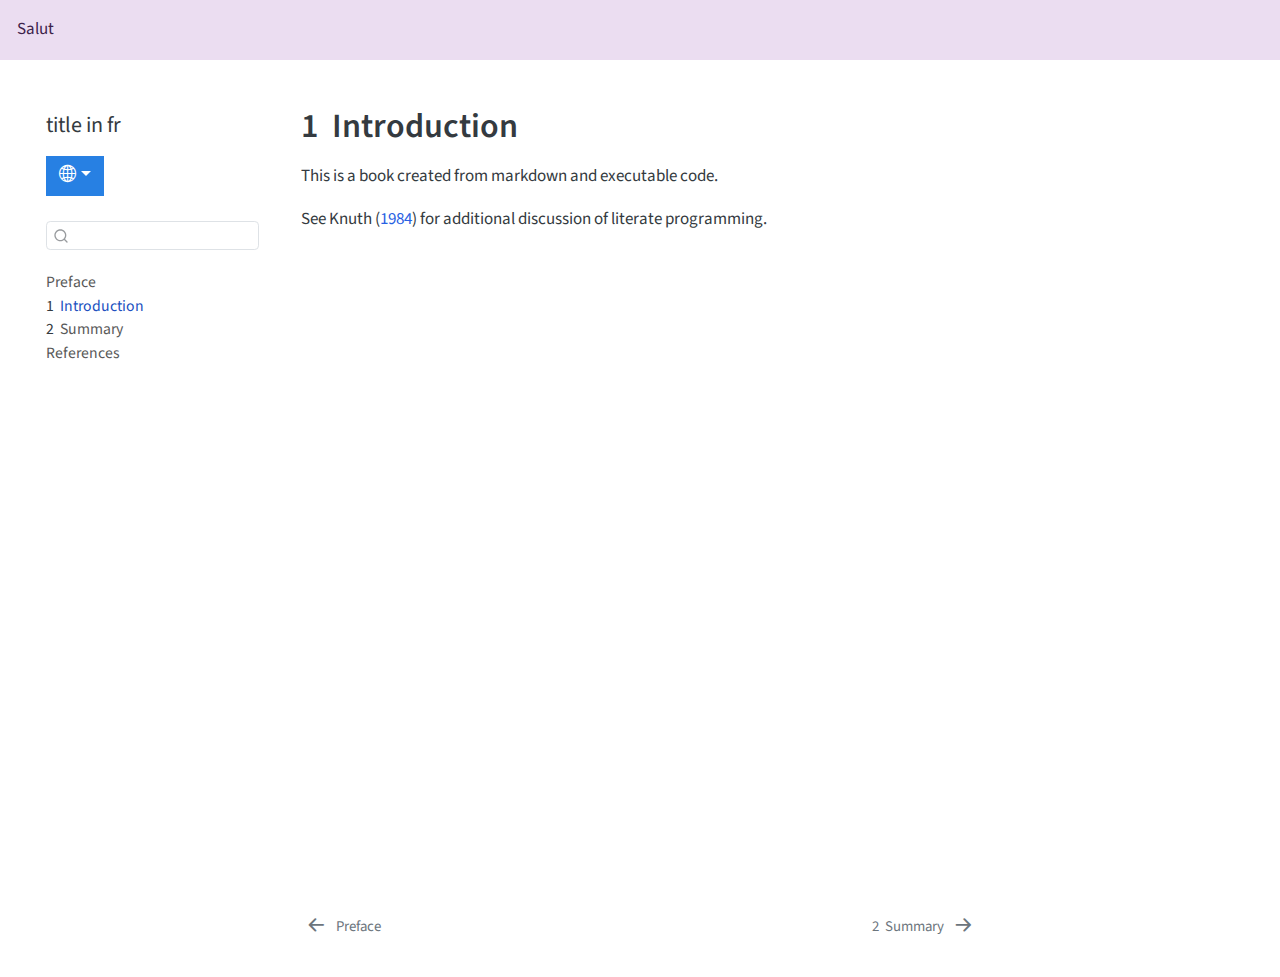
<file: _book/fr/intro.fr.html>
<!DOCTYPE html>
<html xmlns="http://www.w3.org/1999/xhtml" lang="fr" xml:lang="fr">
<head>
<meta http-equiv="Content-Type" content="text/html; charset=UTF-8">
<script src="site_libs/quarto-nav/quarto-nav.js"></script><script src="site_libs/quarto-nav/headroom.min.js"></script><script src="site_libs/clipboard/clipboard.min.js"></script><script src="site_libs/quarto-search/autocomplete.umd.js"></script><script src="site_libs/quarto-search/fuse.min.js"></script><script src="site_libs/quarto-search/quarto-search.js"></script><meta name="quarto:offset" content="./">
<link href="./summary.fr.html" rel="next">
<link href="./index.fr.html" rel="prev">
<script src="site_libs/quarto-html/quarto.js"></script><script src="site_libs/quarto-html/popper.min.js"></script><script src="site_libs/quarto-html/tippy.umd.min.js"></script><script src="site_libs/quarto-html/anchor.min.js"></script><link href="site_libs/quarto-html/tippy.css" rel="stylesheet">
<link href="site_libs/quarto-html/quarto-syntax-highlighting.css" rel="stylesheet" id="quarto-text-highlighting-styles">
<script src="site_libs/bootstrap/bootstrap.min.js"></script><link href="site_libs/bootstrap/bootstrap-icons.css" rel="stylesheet">
<link href="site_libs/bootstrap/bootstrap.min.css" rel="stylesheet" id="quarto-bootstrap" data-mode="light">
<meta charset="utf-8">
<meta name="generator" content="quarto-99.9.9">
<meta name="viewport" content="width=device-width, initial-scale=1.0, user-scalable=yes">
<meta name="description" content="description in fr">
<title>title in fr - 1  Introduction</title>
</head>
<body class="nav-sidebar floating">
<div class="alert alert-info alert-dismissible">

Salut

</div>
<style>
code{white-space: pre-wrap;}
span.smallcaps{font-variant: small-caps;}
div.columns{display: flex; gap: min(4vw, 1.5em);}
div.column{flex: auto; overflow-x: auto;}
div.hanging-indent{margin-left: 1.5em; text-indent: -1.5em;}
ul.task-list{list-style: none;}
ul.task-list li input[type="checkbox"] {
  width: 0.8em;
  margin: 0 0.8em 0.2em -1em; /* quarto-specific, see https://github.com/quarto-dev/quarto-cli/issues/4556 */ 
  vertical-align: middle;
}
/* CSS for citations */
div.csl-bib-body { }
div.csl-entry {
  clear: both;
  margin-bottom: 0em;
}
.hanging-indent div.csl-entry {
  margin-left:2em;
  text-indent:-2em;
}
div.csl-left-margin {
  min-width:2em;
  float:left;
}
div.csl-right-inline {
  margin-left:2em;
  padding-left:1em;
}
div.csl-indent {
  margin-left: 2em;
}</style>
<!-- htmldependencies:E3FAD763 --><script id="quarto-search-options" type="application/json">{
  "location": "sidebar",
  "copy-button": false,
  "collapse-after": 3,
  "panel-placement": "start",
  "type": "textbox",
  "limit": 50,
  "keyboard-shortcut": [
    "f",
    "/",
    "s"
  ],
  "show-item-context": false,
  "language": {
    "search-no-results-text": "Pas de résultats",
    "search-matching-documents-text": "documents trouvés",
    "search-copy-link-title": "Copier le lien vers la recherche",
    "search-hide-matches-text": "Cacher les correspondances additionnelles",
    "search-more-match-text": "correspondance de plus dans ce document",
    "search-more-matches-text": "correspondances de plus dans ce document",
    "search-clear-button-title": "Effacer",
    "search-text-placeholder": "",
    "search-detached-cancel-button-title": "Annuler",
    "search-submit-button-title": "Envoyer",
    "search-label": "Recherche"
  }
}</script><div id="quarto-search-results"></div>
  <header id="quarto-header" class="headroom fixed-top"><nav class="quarto-secondary-nav"><div class="container-fluid d-flex">
      <button type="button" class="quarto-btn-toggle btn" data-bs-toggle="collapse" data-bs-target=".quarto-sidebar-collapse-item" aria-controls="quarto-sidebar" aria-expanded="false" aria-label="Basculer la barre latérale" onclick="if (window.quartoToggleHeadroom) { window.quartoToggleHeadroom(); }">
        <i class="bi bi-layout-text-sidebar-reverse"></i>
      </button>
        <nav class="quarto-page-breadcrumbs" aria-label="breadcrumb"><ol class="breadcrumb"><li class="breadcrumb-item"><a href="./intro.fr.html"><span class="chapter-number">1</span>  <span class="chapter-title">Introduction</span></a></li></ol></nav><a class="flex-grow-1" role="button" data-bs-toggle="collapse" data-bs-target=".quarto-sidebar-collapse-item" aria-controls="quarto-sidebar" aria-expanded="false" aria-label="Basculer la barre latérale" onclick="if (window.quartoToggleHeadroom) { window.quartoToggleHeadroom(); }">      
        </a>
      <button type="button" class="btn quarto-search-button" aria-label="" onclick="window.quartoOpenSearch();">
        <i class="bi bi-search"></i>
      </button>
    </div>
  </nav></header><!-- content --><div id="quarto-content" class="quarto-container page-columns page-rows-contents page-layout-article">
<!-- sidebar -->
  <nav id="quarto-sidebar" class="sidebar collapse collapse-horizontal quarto-sidebar-collapse-item sidebar-navigation floating overflow-auto"><div class="pt-lg-2 mt-2 text-left sidebar-header">
    <div class="sidebar-title mb-0 py-0">
      <a href="./">title in fr</a> 
    </div>
      </div>
<div class="dropdown" id="languages-links-parent">
<button class="btn btn-primary dropdown-toggle" type="button" data-bs-toggle="dropdown" aria-expanded="false" id="languages-button"><i class="bi bi-globe2"></i></button><ul class="dropdown-menu" id="languages-links">
<a class="dropdown-item" href="https://example.com/es/intro.fr.es.html" id="language-link-es">Version in es</a><a class="dropdown-item" href="https://example.com/fr/intro.fr.fr.html" id="language-link-fr">Version in fr</a>
<a class="dropdown-item" href="https://example.com/intro.html" id="language-link-en">Version in en</a>
<a class="dropdown-item" href="https://example.com/es/intro.fr.es.html" id="language-link-es">Version in es</a>
</ul>
</div>
        <div class="mt-2 flex-shrink-0 align-items-center">
        <div class="sidebar-search">
        <div id="quarto-search" class="" title="Recherche"></div>
        </div>
        </div>
    <div class="sidebar-menu-container"> 
    <ul class="list-unstyled mt-1">
<li class="sidebar-item">
  <div class="sidebar-item-container"> 
  <a href="./index.fr.html" class="sidebar-item-text sidebar-link">
 <span class="menu-text">Preface</span></a>
  </div>
</li>
        <li class="sidebar-item">
  <div class="sidebar-item-container"> 
  <a href="./intro.fr.html" class="sidebar-item-text sidebar-link active">
 <span class="menu-text"><span class="chapter-number">1</span>  <span class="chapter-title">Introduction</span></span></a>
  </div>
</li>
        <li class="sidebar-item">
  <div class="sidebar-item-container"> 
  <a href="./summary.fr.html" class="sidebar-item-text sidebar-link">
 <span class="menu-text"><span class="chapter-number">2</span>  <span class="chapter-title">Summary</span></span></a>
  </div>
</li>
        <li class="sidebar-item">
  <div class="sidebar-item-container"> 
  <a href="./references.fr.html" class="sidebar-item-text sidebar-link">
 <span class="menu-text">References</span></a>
  </div>
</li>
    </ul>
</div>
</nav><div id="quarto-sidebar-glass" class="quarto-sidebar-collapse-item" data-bs-toggle="collapse" data-bs-target=".quarto-sidebar-collapse-item"></div>
<!-- margin-sidebar -->
    <div id="quarto-margin-sidebar" class="sidebar margin-sidebar">
        
    </div>
<!-- main -->
<main class="content" id="quarto-document-content"><header id="title-block-header" class="quarto-title-block default"><div class="quarto-title">
<h1 class="title">
<span class="chapter-number">1</span>  <span class="chapter-title">Introduction</span>
</h1>
</div>



<div class="quarto-title-meta">

    
  
    
  </div>
  


</header><p>This is a book created from markdown and executable code.</p>
<p>See <span class="citation" data-cites="knuth84">Knuth (<a href="references.fr.html#ref-knuth84" role="doc-biblioref">1984</a>)</span> for additional discussion of literate programming.</p>


<div id="refs" class="references csl-bib-body hanging-indent" data-entry-spacing="0" role="list" style="display: none">
<div id="ref-knuth84" class="csl-entry" role="listitem">
Knuth, Donald E. 1984. <span>« Literate Programming »</span>. <em>Comput. J.</em> 27 (2): 97‑111. <a href="https://doi.org/10.1093/comjnl/27.2.97">https://doi.org/10.1093/comjnl/27.2.97</a>.
</div>
</div>

</main><!-- /main --><script id="quarto-html-after-body" type="application/javascript">
window.document.addEventListener("DOMContentLoaded", function (event) {
  const toggleBodyColorMode = (bsSheetEl) => {
    const mode = bsSheetEl.getAttribute("data-mode");
    const bodyEl = window.document.querySelector("body");
    if (mode === "dark") {
      bodyEl.classList.add("quarto-dark");
      bodyEl.classList.remove("quarto-light");
    } else {
      bodyEl.classList.add("quarto-light");
      bodyEl.classList.remove("quarto-dark");
    }
  }
  const toggleBodyColorPrimary = () => {
    const bsSheetEl = window.document.querySelector("link#quarto-bootstrap");
    if (bsSheetEl) {
      toggleBodyColorMode(bsSheetEl);
    }
  }
  toggleBodyColorPrimary();  
  const icon = "";
  const anchorJS = new window.AnchorJS();
  anchorJS.options = {
    placement: 'right',
    icon: icon
  };
  anchorJS.add('.anchored');
  const isCodeAnnotation = (el) => {
    for (const clz of el.classList) {
      if (clz.startsWith('code-annotation-')) {                     
        return true;
      }
    }
    return false;
  }
  const clipboard = new window.ClipboardJS('.code-copy-button', {
    text: function(trigger) {
      const codeEl = trigger.previousElementSibling.cloneNode(true);
      for (const childEl of codeEl.children) {
        if (isCodeAnnotation(childEl)) {
          childEl.remove();
        }
      }
      return codeEl.innerText;
    }
  });
  clipboard.on('success', function(e) {
    // button target
    const button = e.trigger;
    // don't keep focus
    button.blur();
    // flash "checked"
    button.classList.add('code-copy-button-checked');
    var currentTitle = button.getAttribute("title");
    button.setAttribute("title", "Copié");
    let tooltip;
    if (window.bootstrap) {
      button.setAttribute("data-bs-toggle", "tooltip");
      button.setAttribute("data-bs-placement", "left");
      button.setAttribute("data-bs-title", "Copié");
      tooltip = new bootstrap.Tooltip(button, 
        { trigger: "manual", 
          customClass: "code-copy-button-tooltip",
          offset: [0, -8]});
      tooltip.show();    
    }
    setTimeout(function() {
      if (tooltip) {
        tooltip.hide();
        button.removeAttribute("data-bs-title");
        button.removeAttribute("data-bs-toggle");
        button.removeAttribute("data-bs-placement");
      }
      button.setAttribute("title", currentTitle);
      button.classList.remove('code-copy-button-checked');
    }, 1000);
    // clear code selection
    e.clearSelection();
  });
  function tippyHover(el, contentFn, onTriggerFn, onUntriggerFn) {
    const config = {
      allowHTML: true,
      maxWidth: 500,
      delay: 100,
      arrow: false,
      appendTo: function(el) {
          return el.parentElement;
      },
      interactive: true,
      interactiveBorder: 10,
      theme: 'quarto',
      placement: 'bottom-start',
    };
    if (contentFn) {
      config.content = contentFn;
    }
    if (onTriggerFn) {
      config.onTrigger = onTriggerFn;
    }
    if (onUntriggerFn) {
      config.onUntrigger = onUntriggerFn;
    }
    window.tippy(el, config); 
  }
  const noterefs = window.document.querySelectorAll('a[role="doc-noteref"]');
  for (var i=0; i<noterefs.length; i++) {
    const ref = noterefs[i];
    tippyHover(ref, function() {
      // use id or data attribute instead here
      let href = ref.getAttribute('data-footnote-href') || ref.getAttribute('href');
      try { href = new URL(href).hash; } catch {}
      const id = href.replace(/^#\/?/, "");
      const note = window.document.getElementById(id);
      return note.innerHTML;
    });
  }
  const xrefs = window.document.querySelectorAll('a.quarto-xref');
  const processXRef = (id, note) => {
    // Strip column container classes
    const stripColumnClz = (el) => {
      el.classList.remove("page-full", "page-columns");
      if (el.children) {
        for (const child of el.children) {
          stripColumnClz(child);
        }
      }
    }
    stripColumnClz(note)
    if (id === null || id.startsWith('sec-')) {
      // Special case sections, only their first couple elements
      const container = document.createElement("div");
      if (note.children && note.children.length > 2) {
        container.appendChild(note.children[0].cloneNode(true));
        for (let i = 1; i < note.children.length; i++) {
          const child = note.children[i];
          if (child.tagName === "P" && child.innerText === "") {
            continue;
          } else {
            container.appendChild(child.cloneNode(true));
            break;
          }
        }
        if (window.Quarto?.typesetMath) {
          window.Quarto.typesetMath(container);
        }
        return container.innerHTML
      } else {
        if (window.Quarto?.typesetMath) {
          window.Quarto.typesetMath(note);
        }
        return note.innerHTML;
      }
    } else {
      // Remove any anchor links if they are present
      const anchorLink = note.querySelector('a.anchorjs-link');
      if (anchorLink) {
        anchorLink.remove();
      }
      if (window.Quarto?.typesetMath) {
        window.Quarto.typesetMath(note);
      }
      return note.innerHTML;
    }
  }
  for (var i=0; i<xrefs.length; i++) {
    const xref = xrefs[i];
    tippyHover(xref, undefined, function(instance) {
      instance.disable();
      let url = xref.getAttribute('href');
      let hash = undefined; 
      if (url.startsWith('#')) {
        hash = url;
      } else {
        try { hash = new URL(url).hash; } catch {}
      }
      if (hash) {
        const id = hash.replace(/^#\/?/, "");
        const note = window.document.getElementById(id);
        if (note !== null) {
          try {
            const html = processXRef(id, note.cloneNode(true));
            instance.setContent(html);
          } finally {
            instance.enable();
            instance.show();
          }
        } else {
          // See if we can fetch this
          fetch(url.split('#')[0])
          .then(res => res.text())
          .then(html => {
            const parser = new DOMParser();
            const htmlDoc = parser.parseFromString(html, "text/html");
            const note = htmlDoc.getElementById(id);
            if (note !== null) {
              const html = processXRef(id, note);
              instance.setContent(html);
            } 
          }).finally(() => {
            instance.enable();
            instance.show();
          });
        }
      } else {
        // See if we can fetch a full url (with no hash to target)
        // This is a special case and we should probably do some content thinning / targeting
        fetch(url)
        .then(res => res.text())
        .then(html => {
          const parser = new DOMParser();
          const htmlDoc = parser.parseFromString(html, "text/html");
          const note = htmlDoc.querySelector('main.content');
          if (note !== null) {
            // This should only happen for chapter cross references
            // (since there is no id in the URL)
            // remove the first header
            if (note.children.length > 0 && note.children[0].tagName === "HEADER") {
              note.children[0].remove();
            }
            const html = processXRef(null, note);
            instance.setContent(html);
          } 
        }).finally(() => {
          instance.enable();
          instance.show();
        });
      }
    }, function(instance) {
    });
  }
      let selectedAnnoteEl;
      const selectorForAnnotation = ( cell, annotation) => {
        let cellAttr = 'data-code-cell="' + cell + '"';
        let lineAttr = 'data-code-annotation="' +  annotation + '"';
        const selector = 'span[' + cellAttr + '][' + lineAttr + ']';
        return selector;
      }
      const selectCodeLines = (annoteEl) => {
        const doc = window.document;
        const targetCell = annoteEl.getAttribute("data-target-cell");
        const targetAnnotation = annoteEl.getAttribute("data-target-annotation");
        const annoteSpan = window.document.querySelector(selectorForAnnotation(targetCell, targetAnnotation));
        const lines = annoteSpan.getAttribute("data-code-lines").split(",");
        const lineIds = lines.map((line) => {
          return targetCell + "-" + line;
        })
        let top = null;
        let height = null;
        let parent = null;
        if (lineIds.length > 0) {
            //compute the position of the single el (top and bottom and make a div)
            const el = window.document.getElementById(lineIds[0]);
            top = el.offsetTop;
            height = el.offsetHeight;
            parent = el.parentElement.parentElement;
          if (lineIds.length > 1) {
            const lastEl = window.document.getElementById(lineIds[lineIds.length - 1]);
            const bottom = lastEl.offsetTop + lastEl.offsetHeight;
            height = bottom - top;
          }
          if (top !== null && height !== null && parent !== null) {
            // cook up a div (if necessary) and position it 
            let div = window.document.getElementById("code-annotation-line-highlight");
            if (div === null) {
              div = window.document.createElement("div");
              div.setAttribute("id", "code-annotation-line-highlight");
              div.style.position = 'absolute';
              parent.appendChild(div);
            }
            div.style.top = top - 2 + "px";
            div.style.height = height + 4 + "px";
            div.style.left = 0;
            let gutterDiv = window.document.getElementById("code-annotation-line-highlight-gutter");
            if (gutterDiv === null) {
              gutterDiv = window.document.createElement("div");
              gutterDiv.setAttribute("id", "code-annotation-line-highlight-gutter");
              gutterDiv.style.position = 'absolute';
              const codeCell = window.document.getElementById(targetCell);
              const gutter = codeCell.querySelector('.code-annotation-gutter');
              gutter.appendChild(gutterDiv);
            }
            gutterDiv.style.top = top - 2 + "px";
            gutterDiv.style.height = height + 4 + "px";
          }
          selectedAnnoteEl = annoteEl;
        }
      };
      const unselectCodeLines = () => {
        const elementsIds = ["code-annotation-line-highlight", "code-annotation-line-highlight-gutter"];
        elementsIds.forEach((elId) => {
          const div = window.document.getElementById(elId);
          if (div) {
            div.remove();
          }
        });
        selectedAnnoteEl = undefined;
      };
        // Handle positioning of the toggle
    window.addEventListener(
      "resize",
      throttle(() => {
        elRect = undefined;
        if (selectedAnnoteEl) {
          selectCodeLines(selectedAnnoteEl);
        }
      }, 10)
    );
    function throttle(fn, ms) {
    let throttle = false;
    let timer;
      return (...args) => {
        if(!throttle) { // first call gets through
            fn.apply(this, args);
            throttle = true;
        } else { // all the others get throttled
            if(timer) clearTimeout(timer); // cancel #2
            timer = setTimeout(() => {
              fn.apply(this, args);
              timer = throttle = false;
            }, ms);
        }
      };
    }
      // Attach click handler to the DT
      const annoteDls = window.document.querySelectorAll('dt[data-target-cell]');
      for (const annoteDlNode of annoteDls) {
        annoteDlNode.addEventListener('click', (event) => {
          const clickedEl = event.target;
          if (clickedEl !== selectedAnnoteEl) {
            unselectCodeLines();
            const activeEl = window.document.querySelector('dt[data-target-cell].code-annotation-active');
            if (activeEl) {
              activeEl.classList.remove('code-annotation-active');
            }
            selectCodeLines(clickedEl);
            clickedEl.classList.add('code-annotation-active');
          } else {
            // Unselect the line
            unselectCodeLines();
            clickedEl.classList.remove('code-annotation-active');
          }
        });
      }
  const findCites = (el) => {
    const parentEl = el.parentElement;
    if (parentEl) {
      const cites = parentEl.dataset.cites;
      if (cites) {
        return {
          el,
          cites: cites.split(' ')
        };
      } else {
        return findCites(el.parentElement)
      }
    } else {
      return undefined;
    }
  };
  var bibliorefs = window.document.querySelectorAll('a[role="doc-biblioref"]');
  for (var i=0; i<bibliorefs.length; i++) {
    const ref = bibliorefs[i];
    const citeInfo = findCites(ref);
    if (citeInfo) {
      tippyHover(citeInfo.el, function() {
        var popup = window.document.createElement('div');
        citeInfo.cites.forEach(function(cite) {
          var citeDiv = window.document.createElement('div');
          citeDiv.classList.add('hanging-indent');
          citeDiv.classList.add('csl-entry');
          var biblioDiv = window.document.getElementById('ref-' + cite);
          if (biblioDiv) {
            citeDiv.innerHTML = biblioDiv.innerHTML;
          }
          popup.appendChild(citeDiv);
        });
        return popup.innerHTML;
      });
    }
  }
});
</script><nav class="page-navigation"><div class="nav-page nav-page-previous">
      <a href="./index.fr.html" class="pagination-link  aria-label=" preface>
        <i class="bi bi-arrow-left-short"></i> <span class="nav-page-text">Preface</span>
      </a>          
  </div>
  <div class="nav-page nav-page-next">
      <a href="./summary.fr.html" class="pagination-link" aria-label="&lt;span class='chapter-number'&gt;2&lt;/span&gt;  &lt;span class='chapter-title'&gt;Summary&lt;/span&gt;">
        <span class="nav-page-text"><span class="chapter-number">2</span>  <span class="chapter-title">Summary</span></span> <i class="bi bi-arrow-right-short"></i>
      </a>
  </div>
</nav>
</div> <!-- /content -->




</body>
</html>
</file>
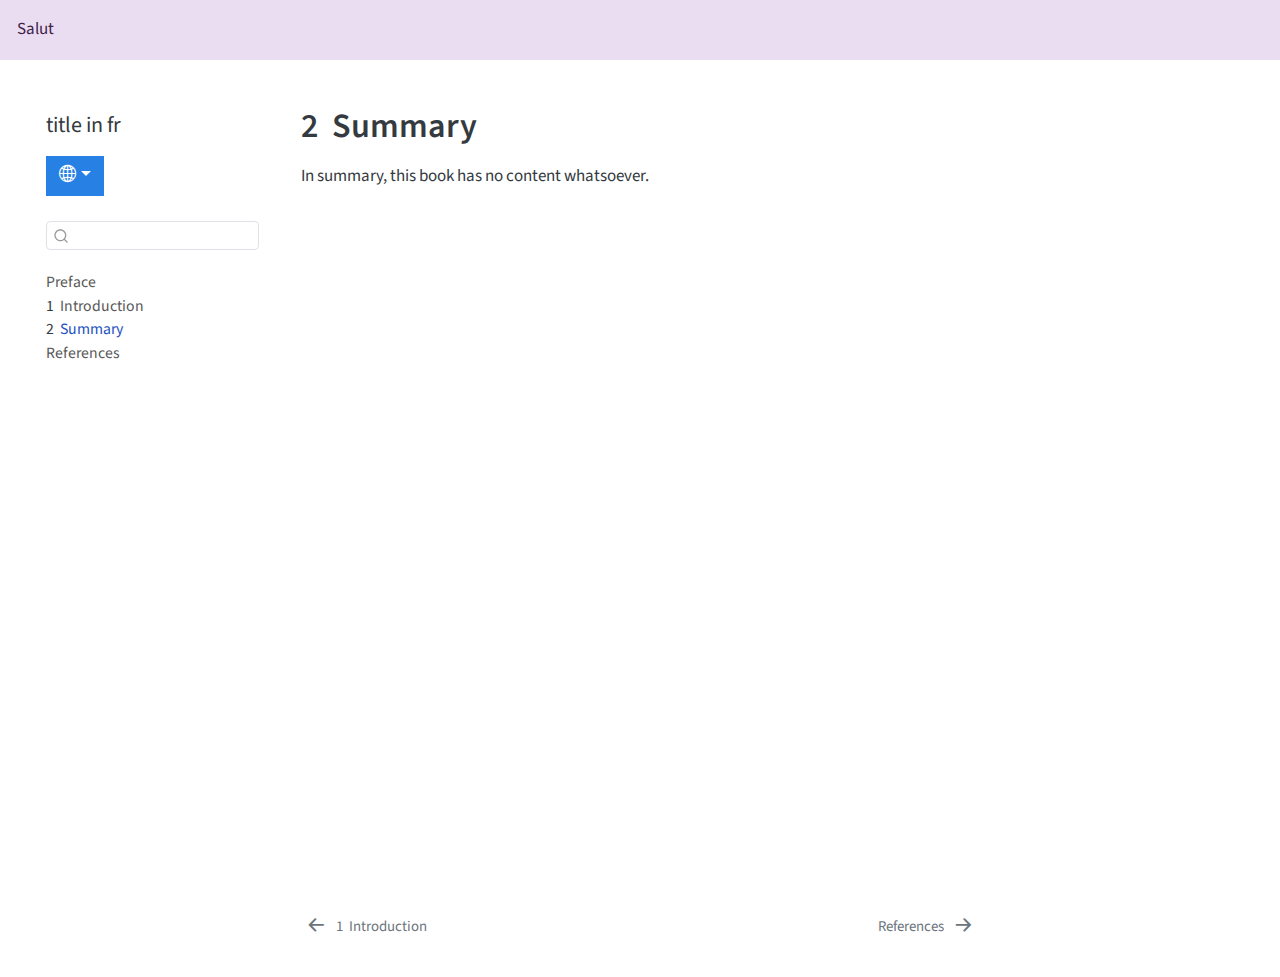
<file: _book/fr/summary.fr.html>
<!DOCTYPE html>
<html xmlns="http://www.w3.org/1999/xhtml" lang="fr" xml:lang="fr">
<head>
<meta http-equiv="Content-Type" content="text/html; charset=UTF-8">
<script src="site_libs/quarto-nav/quarto-nav.js"></script><script src="site_libs/quarto-nav/headroom.min.js"></script><script src="site_libs/clipboard/clipboard.min.js"></script><script src="site_libs/quarto-search/autocomplete.umd.js"></script><script src="site_libs/quarto-search/fuse.min.js"></script><script src="site_libs/quarto-search/quarto-search.js"></script><meta name="quarto:offset" content="./">
<link href="./references.fr.html" rel="next">
<link href="./intro.fr.html" rel="prev">
<script src="site_libs/quarto-html/quarto.js"></script><script src="site_libs/quarto-html/popper.min.js"></script><script src="site_libs/quarto-html/tippy.umd.min.js"></script><script src="site_libs/quarto-html/anchor.min.js"></script><link href="site_libs/quarto-html/tippy.css" rel="stylesheet">
<link href="site_libs/quarto-html/quarto-syntax-highlighting.css" rel="stylesheet" id="quarto-text-highlighting-styles">
<script src="site_libs/bootstrap/bootstrap.min.js"></script><link href="site_libs/bootstrap/bootstrap-icons.css" rel="stylesheet">
<link href="site_libs/bootstrap/bootstrap.min.css" rel="stylesheet" id="quarto-bootstrap" data-mode="light">
<meta charset="utf-8">
<meta name="generator" content="quarto-99.9.9">
<meta name="viewport" content="width=device-width, initial-scale=1.0, user-scalable=yes">
<meta name="description" content="description in fr">
<title>title in fr - 2  Summary</title>
</head>
<body class="nav-sidebar floating">
<div class="alert alert-info alert-dismissible">

Salut

</div>
<style>
code{white-space: pre-wrap;}
span.smallcaps{font-variant: small-caps;}
div.columns{display: flex; gap: min(4vw, 1.5em);}
div.column{flex: auto; overflow-x: auto;}
div.hanging-indent{margin-left: 1.5em; text-indent: -1.5em;}
ul.task-list{list-style: none;}
ul.task-list li input[type="checkbox"] {
  width: 0.8em;
  margin: 0 0.8em 0.2em -1em; /* quarto-specific, see https://github.com/quarto-dev/quarto-cli/issues/4556 */ 
  vertical-align: middle;
}
</style>
<!-- htmldependencies:E3FAD763 --><script id="quarto-search-options" type="application/json">{
  "location": "sidebar",
  "copy-button": false,
  "collapse-after": 3,
  "panel-placement": "start",
  "type": "textbox",
  "limit": 50,
  "keyboard-shortcut": [
    "f",
    "/",
    "s"
  ],
  "show-item-context": false,
  "language": {
    "search-no-results-text": "Pas de résultats",
    "search-matching-documents-text": "documents trouvés",
    "search-copy-link-title": "Copier le lien vers la recherche",
    "search-hide-matches-text": "Cacher les correspondances additionnelles",
    "search-more-match-text": "correspondance de plus dans ce document",
    "search-more-matches-text": "correspondances de plus dans ce document",
    "search-clear-button-title": "Effacer",
    "search-text-placeholder": "",
    "search-detached-cancel-button-title": "Annuler",
    "search-submit-button-title": "Envoyer",
    "search-label": "Recherche"
  }
}</script><div id="quarto-search-results"></div>
  <header id="quarto-header" class="headroom fixed-top"><nav class="quarto-secondary-nav"><div class="container-fluid d-flex">
      <button type="button" class="quarto-btn-toggle btn" data-bs-toggle="collapse" data-bs-target=".quarto-sidebar-collapse-item" aria-controls="quarto-sidebar" aria-expanded="false" aria-label="Basculer la barre latérale" onclick="if (window.quartoToggleHeadroom) { window.quartoToggleHeadroom(); }">
        <i class="bi bi-layout-text-sidebar-reverse"></i>
      </button>
        <nav class="quarto-page-breadcrumbs" aria-label="breadcrumb"><ol class="breadcrumb"><li class="breadcrumb-item"><a href="./summary.fr.html"><span class="chapter-number">2</span>  <span class="chapter-title">Summary</span></a></li></ol></nav><a class="flex-grow-1" role="button" data-bs-toggle="collapse" data-bs-target=".quarto-sidebar-collapse-item" aria-controls="quarto-sidebar" aria-expanded="false" aria-label="Basculer la barre latérale" onclick="if (window.quartoToggleHeadroom) { window.quartoToggleHeadroom(); }">      
        </a>
      <button type="button" class="btn quarto-search-button" aria-label="" onclick="window.quartoOpenSearch();">
        <i class="bi bi-search"></i>
      </button>
    </div>
  </nav></header><!-- content --><div id="quarto-content" class="quarto-container page-columns page-rows-contents page-layout-article">
<!-- sidebar -->
  <nav id="quarto-sidebar" class="sidebar collapse collapse-horizontal quarto-sidebar-collapse-item sidebar-navigation floating overflow-auto"><div class="pt-lg-2 mt-2 text-left sidebar-header">
    <div class="sidebar-title mb-0 py-0">
      <a href="./">title in fr</a> 
    </div>
      </div>
<div class="dropdown" id="languages-links-parent">
<button class="btn btn-primary dropdown-toggle" type="button" data-bs-toggle="dropdown" aria-expanded="false" id="languages-button"><i class="bi bi-globe2"></i></button><ul class="dropdown-menu" id="languages-links">
<a class="dropdown-item" href="https://example.com/es/summary.fr.es.html" id="language-link-es">Version in es</a><a class="dropdown-item" href="https://example.com/fr/summary.fr.fr.html" id="language-link-fr">Version in fr</a>
<a class="dropdown-item" href="https://example.com/summary.html" id="language-link-en">Version in en</a>
<a class="dropdown-item" href="https://example.com/es/summary.fr.es.html" id="language-link-es">Version in es</a>
</ul>
</div>
        <div class="mt-2 flex-shrink-0 align-items-center">
        <div class="sidebar-search">
        <div id="quarto-search" class="" title="Recherche"></div>
        </div>
        </div>
    <div class="sidebar-menu-container"> 
    <ul class="list-unstyled mt-1">
<li class="sidebar-item">
  <div class="sidebar-item-container"> 
  <a href="./index.fr.html" class="sidebar-item-text sidebar-link">
 <span class="menu-text">Preface</span></a>
  </div>
</li>
        <li class="sidebar-item">
  <div class="sidebar-item-container"> 
  <a href="./intro.fr.html" class="sidebar-item-text sidebar-link">
 <span class="menu-text"><span class="chapter-number">1</span>  <span class="chapter-title">Introduction</span></span></a>
  </div>
</li>
        <li class="sidebar-item">
  <div class="sidebar-item-container"> 
  <a href="./summary.fr.html" class="sidebar-item-text sidebar-link active">
 <span class="menu-text"><span class="chapter-number">2</span>  <span class="chapter-title">Summary</span></span></a>
  </div>
</li>
        <li class="sidebar-item">
  <div class="sidebar-item-container"> 
  <a href="./references.fr.html" class="sidebar-item-text sidebar-link">
 <span class="menu-text">References</span></a>
  </div>
</li>
    </ul>
</div>
</nav><div id="quarto-sidebar-glass" class="quarto-sidebar-collapse-item" data-bs-toggle="collapse" data-bs-target=".quarto-sidebar-collapse-item"></div>
<!-- margin-sidebar -->
    <div id="quarto-margin-sidebar" class="sidebar margin-sidebar">
        
    </div>
<!-- main -->
<main class="content" id="quarto-document-content"><header id="title-block-header" class="quarto-title-block default"><div class="quarto-title">
<h1 class="title">
<span class="chapter-number">2</span>  <span class="chapter-title">Summary</span>
</h1>
</div>



<div class="quarto-title-meta">

    
  
    
  </div>
  


</header><p>In summary, this book has no content whatsoever.</p>



</main><!-- /main --><script id="quarto-html-after-body" type="application/javascript">
window.document.addEventListener("DOMContentLoaded", function (event) {
  const toggleBodyColorMode = (bsSheetEl) => {
    const mode = bsSheetEl.getAttribute("data-mode");
    const bodyEl = window.document.querySelector("body");
    if (mode === "dark") {
      bodyEl.classList.add("quarto-dark");
      bodyEl.classList.remove("quarto-light");
    } else {
      bodyEl.classList.add("quarto-light");
      bodyEl.classList.remove("quarto-dark");
    }
  }
  const toggleBodyColorPrimary = () => {
    const bsSheetEl = window.document.querySelector("link#quarto-bootstrap");
    if (bsSheetEl) {
      toggleBodyColorMode(bsSheetEl);
    }
  }
  toggleBodyColorPrimary();  
  const icon = "";
  const anchorJS = new window.AnchorJS();
  anchorJS.options = {
    placement: 'right',
    icon: icon
  };
  anchorJS.add('.anchored');
  const isCodeAnnotation = (el) => {
    for (const clz of el.classList) {
      if (clz.startsWith('code-annotation-')) {                     
        return true;
      }
    }
    return false;
  }
  const clipboard = new window.ClipboardJS('.code-copy-button', {
    text: function(trigger) {
      const codeEl = trigger.previousElementSibling.cloneNode(true);
      for (const childEl of codeEl.children) {
        if (isCodeAnnotation(childEl)) {
          childEl.remove();
        }
      }
      return codeEl.innerText;
    }
  });
  clipboard.on('success', function(e) {
    // button target
    const button = e.trigger;
    // don't keep focus
    button.blur();
    // flash "checked"
    button.classList.add('code-copy-button-checked');
    var currentTitle = button.getAttribute("title");
    button.setAttribute("title", "Copié");
    let tooltip;
    if (window.bootstrap) {
      button.setAttribute("data-bs-toggle", "tooltip");
      button.setAttribute("data-bs-placement", "left");
      button.setAttribute("data-bs-title", "Copié");
      tooltip = new bootstrap.Tooltip(button, 
        { trigger: "manual", 
          customClass: "code-copy-button-tooltip",
          offset: [0, -8]});
      tooltip.show();    
    }
    setTimeout(function() {
      if (tooltip) {
        tooltip.hide();
        button.removeAttribute("data-bs-title");
        button.removeAttribute("data-bs-toggle");
        button.removeAttribute("data-bs-placement");
      }
      button.setAttribute("title", currentTitle);
      button.classList.remove('code-copy-button-checked');
    }, 1000);
    // clear code selection
    e.clearSelection();
  });
  function tippyHover(el, contentFn, onTriggerFn, onUntriggerFn) {
    const config = {
      allowHTML: true,
      maxWidth: 500,
      delay: 100,
      arrow: false,
      appendTo: function(el) {
          return el.parentElement;
      },
      interactive: true,
      interactiveBorder: 10,
      theme: 'quarto',
      placement: 'bottom-start',
    };
    if (contentFn) {
      config.content = contentFn;
    }
    if (onTriggerFn) {
      config.onTrigger = onTriggerFn;
    }
    if (onUntriggerFn) {
      config.onUntrigger = onUntriggerFn;
    }
    window.tippy(el, config); 
  }
  const noterefs = window.document.querySelectorAll('a[role="doc-noteref"]');
  for (var i=0; i<noterefs.length; i++) {
    const ref = noterefs[i];
    tippyHover(ref, function() {
      // use id or data attribute instead here
      let href = ref.getAttribute('data-footnote-href') || ref.getAttribute('href');
      try { href = new URL(href).hash; } catch {}
      const id = href.replace(/^#\/?/, "");
      const note = window.document.getElementById(id);
      return note.innerHTML;
    });
  }
  const xrefs = window.document.querySelectorAll('a.quarto-xref');
  const processXRef = (id, note) => {
    // Strip column container classes
    const stripColumnClz = (el) => {
      el.classList.remove("page-full", "page-columns");
      if (el.children) {
        for (const child of el.children) {
          stripColumnClz(child);
        }
      }
    }
    stripColumnClz(note)
    if (id === null || id.startsWith('sec-')) {
      // Special case sections, only their first couple elements
      const container = document.createElement("div");
      if (note.children && note.children.length > 2) {
        container.appendChild(note.children[0].cloneNode(true));
        for (let i = 1; i < note.children.length; i++) {
          const child = note.children[i];
          if (child.tagName === "P" && child.innerText === "") {
            continue;
          } else {
            container.appendChild(child.cloneNode(true));
            break;
          }
        }
        if (window.Quarto?.typesetMath) {
          window.Quarto.typesetMath(container);
        }
        return container.innerHTML
      } else {
        if (window.Quarto?.typesetMath) {
          window.Quarto.typesetMath(note);
        }
        return note.innerHTML;
      }
    } else {
      // Remove any anchor links if they are present
      const anchorLink = note.querySelector('a.anchorjs-link');
      if (anchorLink) {
        anchorLink.remove();
      }
      if (window.Quarto?.typesetMath) {
        window.Quarto.typesetMath(note);
      }
      return note.innerHTML;
    }
  }
  for (var i=0; i<xrefs.length; i++) {
    const xref = xrefs[i];
    tippyHover(xref, undefined, function(instance) {
      instance.disable();
      let url = xref.getAttribute('href');
      let hash = undefined; 
      if (url.startsWith('#')) {
        hash = url;
      } else {
        try { hash = new URL(url).hash; } catch {}
      }
      if (hash) {
        const id = hash.replace(/^#\/?/, "");
        const note = window.document.getElementById(id);
        if (note !== null) {
          try {
            const html = processXRef(id, note.cloneNode(true));
            instance.setContent(html);
          } finally {
            instance.enable();
            instance.show();
          }
        } else {
          // See if we can fetch this
          fetch(url.split('#')[0])
          .then(res => res.text())
          .then(html => {
            const parser = new DOMParser();
            const htmlDoc = parser.parseFromString(html, "text/html");
            const note = htmlDoc.getElementById(id);
            if (note !== null) {
              const html = processXRef(id, note);
              instance.setContent(html);
            } 
          }).finally(() => {
            instance.enable();
            instance.show();
          });
        }
      } else {
        // See if we can fetch a full url (with no hash to target)
        // This is a special case and we should probably do some content thinning / targeting
        fetch(url)
        .then(res => res.text())
        .then(html => {
          const parser = new DOMParser();
          const htmlDoc = parser.parseFromString(html, "text/html");
          const note = htmlDoc.querySelector('main.content');
          if (note !== null) {
            // This should only happen for chapter cross references
            // (since there is no id in the URL)
            // remove the first header
            if (note.children.length > 0 && note.children[0].tagName === "HEADER") {
              note.children[0].remove();
            }
            const html = processXRef(null, note);
            instance.setContent(html);
          } 
        }).finally(() => {
          instance.enable();
          instance.show();
        });
      }
    }, function(instance) {
    });
  }
      let selectedAnnoteEl;
      const selectorForAnnotation = ( cell, annotation) => {
        let cellAttr = 'data-code-cell="' + cell + '"';
        let lineAttr = 'data-code-annotation="' +  annotation + '"';
        const selector = 'span[' + cellAttr + '][' + lineAttr + ']';
        return selector;
      }
      const selectCodeLines = (annoteEl) => {
        const doc = window.document;
        const targetCell = annoteEl.getAttribute("data-target-cell");
        const targetAnnotation = annoteEl.getAttribute("data-target-annotation");
        const annoteSpan = window.document.querySelector(selectorForAnnotation(targetCell, targetAnnotation));
        const lines = annoteSpan.getAttribute("data-code-lines").split(",");
        const lineIds = lines.map((line) => {
          return targetCell + "-" + line;
        })
        let top = null;
        let height = null;
        let parent = null;
        if (lineIds.length > 0) {
            //compute the position of the single el (top and bottom and make a div)
            const el = window.document.getElementById(lineIds[0]);
            top = el.offsetTop;
            height = el.offsetHeight;
            parent = el.parentElement.parentElement;
          if (lineIds.length > 1) {
            const lastEl = window.document.getElementById(lineIds[lineIds.length - 1]);
            const bottom = lastEl.offsetTop + lastEl.offsetHeight;
            height = bottom - top;
          }
          if (top !== null && height !== null && parent !== null) {
            // cook up a div (if necessary) and position it 
            let div = window.document.getElementById("code-annotation-line-highlight");
            if (div === null) {
              div = window.document.createElement("div");
              div.setAttribute("id", "code-annotation-line-highlight");
              div.style.position = 'absolute';
              parent.appendChild(div);
            }
            div.style.top = top - 2 + "px";
            div.style.height = height + 4 + "px";
            div.style.left = 0;
            let gutterDiv = window.document.getElementById("code-annotation-line-highlight-gutter");
            if (gutterDiv === null) {
              gutterDiv = window.document.createElement("div");
              gutterDiv.setAttribute("id", "code-annotation-line-highlight-gutter");
              gutterDiv.style.position = 'absolute';
              const codeCell = window.document.getElementById(targetCell);
              const gutter = codeCell.querySelector('.code-annotation-gutter');
              gutter.appendChild(gutterDiv);
            }
            gutterDiv.style.top = top - 2 + "px";
            gutterDiv.style.height = height + 4 + "px";
          }
          selectedAnnoteEl = annoteEl;
        }
      };
      const unselectCodeLines = () => {
        const elementsIds = ["code-annotation-line-highlight", "code-annotation-line-highlight-gutter"];
        elementsIds.forEach((elId) => {
          const div = window.document.getElementById(elId);
          if (div) {
            div.remove();
          }
        });
        selectedAnnoteEl = undefined;
      };
        // Handle positioning of the toggle
    window.addEventListener(
      "resize",
      throttle(() => {
        elRect = undefined;
        if (selectedAnnoteEl) {
          selectCodeLines(selectedAnnoteEl);
        }
      }, 10)
    );
    function throttle(fn, ms) {
    let throttle = false;
    let timer;
      return (...args) => {
        if(!throttle) { // first call gets through
            fn.apply(this, args);
            throttle = true;
        } else { // all the others get throttled
            if(timer) clearTimeout(timer); // cancel #2
            timer = setTimeout(() => {
              fn.apply(this, args);
              timer = throttle = false;
            }, ms);
        }
      };
    }
      // Attach click handler to the DT
      const annoteDls = window.document.querySelectorAll('dt[data-target-cell]');
      for (const annoteDlNode of annoteDls) {
        annoteDlNode.addEventListener('click', (event) => {
          const clickedEl = event.target;
          if (clickedEl !== selectedAnnoteEl) {
            unselectCodeLines();
            const activeEl = window.document.querySelector('dt[data-target-cell].code-annotation-active');
            if (activeEl) {
              activeEl.classList.remove('code-annotation-active');
            }
            selectCodeLines(clickedEl);
            clickedEl.classList.add('code-annotation-active');
          } else {
            // Unselect the line
            unselectCodeLines();
            clickedEl.classList.remove('code-annotation-active');
          }
        });
      }
  const findCites = (el) => {
    const parentEl = el.parentElement;
    if (parentEl) {
      const cites = parentEl.dataset.cites;
      if (cites) {
        return {
          el,
          cites: cites.split(' ')
        };
      } else {
        return findCites(el.parentElement)
      }
    } else {
      return undefined;
    }
  };
  var bibliorefs = window.document.querySelectorAll('a[role="doc-biblioref"]');
  for (var i=0; i<bibliorefs.length; i++) {
    const ref = bibliorefs[i];
    const citeInfo = findCites(ref);
    if (citeInfo) {
      tippyHover(citeInfo.el, function() {
        var popup = window.document.createElement('div');
        citeInfo.cites.forEach(function(cite) {
          var citeDiv = window.document.createElement('div');
          citeDiv.classList.add('hanging-indent');
          citeDiv.classList.add('csl-entry');
          var biblioDiv = window.document.getElementById('ref-' + cite);
          if (biblioDiv) {
            citeDiv.innerHTML = biblioDiv.innerHTML;
          }
          popup.appendChild(citeDiv);
        });
        return popup.innerHTML;
      });
    }
  }
});
</script><nav class="page-navigation"><div class="nav-page nav-page-previous">
      <a href="./intro.fr.html" class="pagination-link  aria-label=">
        <i class="bi bi-arrow-left-short"></i> <span class="nav-page-text"><span class="chapter-number">1</span>  <span class="chapter-title">Introduction</span></span>
      </a>          
  </div>
  <div class="nav-page nav-page-next">
      <a href="./references.fr.html" class="pagination-link" aria-label="References">
        <span class="nav-page-text">References</span> <i class="bi bi-arrow-right-short"></i>
      </a>
  </div>
</nav>
</div> <!-- /content -->




</body>
</html>
</file>
<file: _book/site_libs/quarto-html/tippy.css>
.tippy-box[data-animation=fade][data-state=hidden]{opacity:0}[data-tippy-root]{max-width:calc(100vw - 10px)}.tippy-box{position:relative;background-color:#333;color:#fff;border-radius:4px;font-size:14px;line-height:1.4;white-space:normal;outline:0;transition-property:transform,visibility,opacity}.tippy-box[data-placement^=top]>.tippy-arrow{bottom:0}.tippy-box[data-placement^=top]>.tippy-arrow:before{bottom:-7px;left:0;border-width:8px 8px 0;border-top-color:initial;transform-origin:center top}.tippy-box[data-placement^=bottom]>.tippy-arrow{top:0}.tippy-box[data-placement^=bottom]>.tippy-arrow:before{top:-7px;left:0;border-width:0 8px 8px;border-bottom-color:initial;transform-origin:center bottom}.tippy-box[data-placement^=left]>.tippy-arrow{right:0}.tippy-box[data-placement^=left]>.tippy-arrow:before{border-width:8px 0 8px 8px;border-left-color:initial;right:-7px;transform-origin:center left}.tippy-box[data-placement^=right]>.tippy-arrow{left:0}.tippy-box[data-placement^=right]>.tippy-arrow:before{left:-7px;border-width:8px 8px 8px 0;border-right-color:initial;transform-origin:center right}.tippy-box[data-inertia][data-state=visible]{transition-timing-function:cubic-bezier(.54,1.5,.38,1.11)}.tippy-arrow{width:16px;height:16px;color:#333}.tippy-arrow:before{content:"";position:absolute;border-color:transparent;border-style:solid}.tippy-content{position:relative;padding:5px 9px;z-index:1}
</file>
<file: _book/site_libs/quarto-html/quarto-syntax-highlighting.css>
/* quarto syntax highlight colors */
:root {
  --quarto-hl-ot-color: #003B4F;
  --quarto-hl-at-color: #657422;
  --quarto-hl-ss-color: #20794D;
  --quarto-hl-an-color: #5E5E5E;
  --quarto-hl-fu-color: #4758AB;
  --quarto-hl-st-color: #20794D;
  --quarto-hl-cf-color: #003B4F;
  --quarto-hl-op-color: #5E5E5E;
  --quarto-hl-er-color: #AD0000;
  --quarto-hl-bn-color: #AD0000;
  --quarto-hl-al-color: #AD0000;
  --quarto-hl-va-color: #111111;
  --quarto-hl-bu-color: inherit;
  --quarto-hl-ex-color: inherit;
  --quarto-hl-pp-color: #AD0000;
  --quarto-hl-in-color: #5E5E5E;
  --quarto-hl-vs-color: #20794D;
  --quarto-hl-wa-color: #5E5E5E;
  --quarto-hl-do-color: #5E5E5E;
  --quarto-hl-im-color: #00769E;
  --quarto-hl-ch-color: #20794D;
  --quarto-hl-dt-color: #AD0000;
  --quarto-hl-fl-color: #AD0000;
  --quarto-hl-co-color: #5E5E5E;
  --quarto-hl-cv-color: #5E5E5E;
  --quarto-hl-cn-color: #8f5902;
  --quarto-hl-sc-color: #5E5E5E;
  --quarto-hl-dv-color: #AD0000;
  --quarto-hl-kw-color: #003B4F;
}

/* other quarto variables */
:root {
  --quarto-font-monospace: SFMono-Regular, Menlo, Monaco, Consolas, "Liberation Mono", "Courier New", monospace;
}

pre > code.sourceCode > span {
  color: #003B4F;
}

code span {
  color: #003B4F;
}

code.sourceCode > span {
  color: #003B4F;
}

div.sourceCode,
div.sourceCode pre.sourceCode {
  color: #003B4F;
}

code span.ot {
  color: #003B4F;
  font-style: inherit;
}

code span.at {
  color: #657422;
  font-style: inherit;
}

code span.ss {
  color: #20794D;
  font-style: inherit;
}

code span.an {
  color: #5E5E5E;
  font-style: inherit;
}

code span.fu {
  color: #4758AB;
  font-style: inherit;
}

code span.st {
  color: #20794D;
  font-style: inherit;
}

code span.cf {
  color: #003B4F;
  font-style: inherit;
}

code span.op {
  color: #5E5E5E;
  font-style: inherit;
}

code span.er {
  color: #AD0000;
  font-style: inherit;
}

code span.bn {
  color: #AD0000;
  font-style: inherit;
}

code span.al {
  color: #AD0000;
  font-style: inherit;
}

code span.va {
  color: #111111;
  font-style: inherit;
}

code span.bu {
  font-style: inherit;
}

code span.ex {
  font-style: inherit;
}

code span.pp {
  color: #AD0000;
  font-style: inherit;
}

code span.in {
  color: #5E5E5E;
  font-style: inherit;
}

code span.vs {
  color: #20794D;
  font-style: inherit;
}

code span.wa {
  color: #5E5E5E;
  font-style: italic;
}

code span.do {
  color: #5E5E5E;
  font-style: italic;
}

code span.im {
  color: #00769E;
  font-style: inherit;
}

code span.ch {
  color: #20794D;
  font-style: inherit;
}

code span.dt {
  color: #AD0000;
  font-style: inherit;
}

code span.fl {
  color: #AD0000;
  font-style: inherit;
}

code span.co {
  color: #5E5E5E;
  font-style: inherit;
}

code span.cv {
  color: #5E5E5E;
  font-style: italic;
}

code span.cn {
  color: #8f5902;
  font-style: inherit;
}

code span.sc {
  color: #5E5E5E;
  font-style: inherit;
}

code span.dv {
  color: #AD0000;
  font-style: inherit;
}

code span.kw {
  color: #003B4F;
  font-style: inherit;
}

.prevent-inlining {
  content: "</";
}

/*# sourceMappingURL=debc5d5d77c3f9108843748ff7464032.css.map */
</file>
<file: _book/es/site_libs/quarto-html/tippy.css>
.tippy-box[data-animation=fade][data-state=hidden]{opacity:0}[data-tippy-root]{max-width:calc(100vw - 10px)}.tippy-box{position:relative;background-color:#333;color:#fff;border-radius:4px;font-size:14px;line-height:1.4;white-space:normal;outline:0;transition-property:transform,visibility,opacity}.tippy-box[data-placement^=top]>.tippy-arrow{bottom:0}.tippy-box[data-placement^=top]>.tippy-arrow:before{bottom:-7px;left:0;border-width:8px 8px 0;border-top-color:initial;transform-origin:center top}.tippy-box[data-placement^=bottom]>.tippy-arrow{top:0}.tippy-box[data-placement^=bottom]>.tippy-arrow:before{top:-7px;left:0;border-width:0 8px 8px;border-bottom-color:initial;transform-origin:center bottom}.tippy-box[data-placement^=left]>.tippy-arrow{right:0}.tippy-box[data-placement^=left]>.tippy-arrow:before{border-width:8px 0 8px 8px;border-left-color:initial;right:-7px;transform-origin:center left}.tippy-box[data-placement^=right]>.tippy-arrow{left:0}.tippy-box[data-placement^=right]>.tippy-arrow:before{left:-7px;border-width:8px 8px 8px 0;border-right-color:initial;transform-origin:center right}.tippy-box[data-inertia][data-state=visible]{transition-timing-function:cubic-bezier(.54,1.5,.38,1.11)}.tippy-arrow{width:16px;height:16px;color:#333}.tippy-arrow:before{content:"";position:absolute;border-color:transparent;border-style:solid}.tippy-content{position:relative;padding:5px 9px;z-index:1}
</file>
<file: _book/es/site_libs/quarto-html/quarto-syntax-highlighting.css>
/* quarto syntax highlight colors */
:root {
  --quarto-hl-ot-color: #003B4F;
  --quarto-hl-at-color: #657422;
  --quarto-hl-ss-color: #20794D;
  --quarto-hl-an-color: #5E5E5E;
  --quarto-hl-fu-color: #4758AB;
  --quarto-hl-st-color: #20794D;
  --quarto-hl-cf-color: #003B4F;
  --quarto-hl-op-color: #5E5E5E;
  --quarto-hl-er-color: #AD0000;
  --quarto-hl-bn-color: #AD0000;
  --quarto-hl-al-color: #AD0000;
  --quarto-hl-va-color: #111111;
  --quarto-hl-bu-color: inherit;
  --quarto-hl-ex-color: inherit;
  --quarto-hl-pp-color: #AD0000;
  --quarto-hl-in-color: #5E5E5E;
  --quarto-hl-vs-color: #20794D;
  --quarto-hl-wa-color: #5E5E5E;
  --quarto-hl-do-color: #5E5E5E;
  --quarto-hl-im-color: #00769E;
  --quarto-hl-ch-color: #20794D;
  --quarto-hl-dt-color: #AD0000;
  --quarto-hl-fl-color: #AD0000;
  --quarto-hl-co-color: #5E5E5E;
  --quarto-hl-cv-color: #5E5E5E;
  --quarto-hl-cn-color: #8f5902;
  --quarto-hl-sc-color: #5E5E5E;
  --quarto-hl-dv-color: #AD0000;
  --quarto-hl-kw-color: #003B4F;
}

/* other quarto variables */
:root {
  --quarto-font-monospace: SFMono-Regular, Menlo, Monaco, Consolas, "Liberation Mono", "Courier New", monospace;
}

pre > code.sourceCode > span {
  color: #003B4F;
}

code span {
  color: #003B4F;
}

code.sourceCode > span {
  color: #003B4F;
}

div.sourceCode,
div.sourceCode pre.sourceCode {
  color: #003B4F;
}

code span.ot {
  color: #003B4F;
  font-style: inherit;
}

code span.at {
  color: #657422;
  font-style: inherit;
}

code span.ss {
  color: #20794D;
  font-style: inherit;
}

code span.an {
  color: #5E5E5E;
  font-style: inherit;
}

code span.fu {
  color: #4758AB;
  font-style: inherit;
}

code span.st {
  color: #20794D;
  font-style: inherit;
}

code span.cf {
  color: #003B4F;
  font-style: inherit;
}

code span.op {
  color: #5E5E5E;
  font-style: inherit;
}

code span.er {
  color: #AD0000;
  font-style: inherit;
}

code span.bn {
  color: #AD0000;
  font-style: inherit;
}

code span.al {
  color: #AD0000;
  font-style: inherit;
}

code span.va {
  color: #111111;
  font-style: inherit;
}

code span.bu {
  font-style: inherit;
}

code span.ex {
  font-style: inherit;
}

code span.pp {
  color: #AD0000;
  font-style: inherit;
}

code span.in {
  color: #5E5E5E;
  font-style: inherit;
}

code span.vs {
  color: #20794D;
  font-style: inherit;
}

code span.wa {
  color: #5E5E5E;
  font-style: italic;
}

code span.do {
  color: #5E5E5E;
  font-style: italic;
}

code span.im {
  color: #00769E;
  font-style: inherit;
}

code span.ch {
  color: #20794D;
  font-style: inherit;
}

code span.dt {
  color: #AD0000;
  font-style: inherit;
}

code span.fl {
  color: #AD0000;
  font-style: inherit;
}

code span.co {
  color: #5E5E5E;
  font-style: inherit;
}

code span.cv {
  color: #5E5E5E;
  font-style: italic;
}

code span.cn {
  color: #8f5902;
  font-style: inherit;
}

code span.sc {
  color: #5E5E5E;
  font-style: inherit;
}

code span.dv {
  color: #AD0000;
  font-style: inherit;
}

code span.kw {
  color: #003B4F;
  font-style: inherit;
}

.prevent-inlining {
  content: "</";
}

/*# sourceMappingURL=debc5d5d77c3f9108843748ff7464032.css.map */
</file>
<file: _book/fr/site_libs/quarto-html/tippy.css>
.tippy-box[data-animation=fade][data-state=hidden]{opacity:0}[data-tippy-root]{max-width:calc(100vw - 10px)}.tippy-box{position:relative;background-color:#333;color:#fff;border-radius:4px;font-size:14px;line-height:1.4;white-space:normal;outline:0;transition-property:transform,visibility,opacity}.tippy-box[data-placement^=top]>.tippy-arrow{bottom:0}.tippy-box[data-placement^=top]>.tippy-arrow:before{bottom:-7px;left:0;border-width:8px 8px 0;border-top-color:initial;transform-origin:center top}.tippy-box[data-placement^=bottom]>.tippy-arrow{top:0}.tippy-box[data-placement^=bottom]>.tippy-arrow:before{top:-7px;left:0;border-width:0 8px 8px;border-bottom-color:initial;transform-origin:center bottom}.tippy-box[data-placement^=left]>.tippy-arrow{right:0}.tippy-box[data-placement^=left]>.tippy-arrow:before{border-width:8px 0 8px 8px;border-left-color:initial;right:-7px;transform-origin:center left}.tippy-box[data-placement^=right]>.tippy-arrow{left:0}.tippy-box[data-placement^=right]>.tippy-arrow:before{left:-7px;border-width:8px 8px 8px 0;border-right-color:initial;transform-origin:center right}.tippy-box[data-inertia][data-state=visible]{transition-timing-function:cubic-bezier(.54,1.5,.38,1.11)}.tippy-arrow{width:16px;height:16px;color:#333}.tippy-arrow:before{content:"";position:absolute;border-color:transparent;border-style:solid}.tippy-content{position:relative;padding:5px 9px;z-index:1}
</file>
<file: _book/fr/site_libs/quarto-html/quarto-syntax-highlighting.css>
/* quarto syntax highlight colors */
:root {
  --quarto-hl-ot-color: #003B4F;
  --quarto-hl-at-color: #657422;
  --quarto-hl-ss-color: #20794D;
  --quarto-hl-an-color: #5E5E5E;
  --quarto-hl-fu-color: #4758AB;
  --quarto-hl-st-color: #20794D;
  --quarto-hl-cf-color: #003B4F;
  --quarto-hl-op-color: #5E5E5E;
  --quarto-hl-er-color: #AD0000;
  --quarto-hl-bn-color: #AD0000;
  --quarto-hl-al-color: #AD0000;
  --quarto-hl-va-color: #111111;
  --quarto-hl-bu-color: inherit;
  --quarto-hl-ex-color: inherit;
  --quarto-hl-pp-color: #AD0000;
  --quarto-hl-in-color: #5E5E5E;
  --quarto-hl-vs-color: #20794D;
  --quarto-hl-wa-color: #5E5E5E;
  --quarto-hl-do-color: #5E5E5E;
  --quarto-hl-im-color: #00769E;
  --quarto-hl-ch-color: #20794D;
  --quarto-hl-dt-color: #AD0000;
  --quarto-hl-fl-color: #AD0000;
  --quarto-hl-co-color: #5E5E5E;
  --quarto-hl-cv-color: #5E5E5E;
  --quarto-hl-cn-color: #8f5902;
  --quarto-hl-sc-color: #5E5E5E;
  --quarto-hl-dv-color: #AD0000;
  --quarto-hl-kw-color: #003B4F;
}

/* other quarto variables */
:root {
  --quarto-font-monospace: SFMono-Regular, Menlo, Monaco, Consolas, "Liberation Mono", "Courier New", monospace;
}

pre > code.sourceCode > span {
  color: #003B4F;
}

code span {
  color: #003B4F;
}

code.sourceCode > span {
  color: #003B4F;
}

div.sourceCode,
div.sourceCode pre.sourceCode {
  color: #003B4F;
}

code span.ot {
  color: #003B4F;
  font-style: inherit;
}

code span.at {
  color: #657422;
  font-style: inherit;
}

code span.ss {
  color: #20794D;
  font-style: inherit;
}

code span.an {
  color: #5E5E5E;
  font-style: inherit;
}

code span.fu {
  color: #4758AB;
  font-style: inherit;
}

code span.st {
  color: #20794D;
  font-style: inherit;
}

code span.cf {
  color: #003B4F;
  font-style: inherit;
}

code span.op {
  color: #5E5E5E;
  font-style: inherit;
}

code span.er {
  color: #AD0000;
  font-style: inherit;
}

code span.bn {
  color: #AD0000;
  font-style: inherit;
}

code span.al {
  color: #AD0000;
  font-style: inherit;
}

code span.va {
  color: #111111;
  font-style: inherit;
}

code span.bu {
  font-style: inherit;
}

code span.ex {
  font-style: inherit;
}

code span.pp {
  color: #AD0000;
  font-style: inherit;
}

code span.in {
  color: #5E5E5E;
  font-style: inherit;
}

code span.vs {
  color: #20794D;
  font-style: inherit;
}

code span.wa {
  color: #5E5E5E;
  font-style: italic;
}

code span.do {
  color: #5E5E5E;
  font-style: italic;
}

code span.im {
  color: #00769E;
  font-style: inherit;
}

code span.ch {
  color: #20794D;
  font-style: inherit;
}

code span.dt {
  color: #AD0000;
  font-style: inherit;
}

code span.fl {
  color: #AD0000;
  font-style: inherit;
}

code span.co {
  color: #5E5E5E;
  font-style: inherit;
}

code span.cv {
  color: #5E5E5E;
  font-style: italic;
}

code span.cn {
  color: #8f5902;
  font-style: inherit;
}

code span.sc {
  color: #5E5E5E;
  font-style: inherit;
}

code span.dv {
  color: #AD0000;
  font-style: inherit;
}

code span.kw {
  color: #003B4F;
  font-style: inherit;
}

.prevent-inlining {
  content: "</";
}

/*# sourceMappingURL=debc5d5d77c3f9108843748ff7464032.css.map */
</file>
